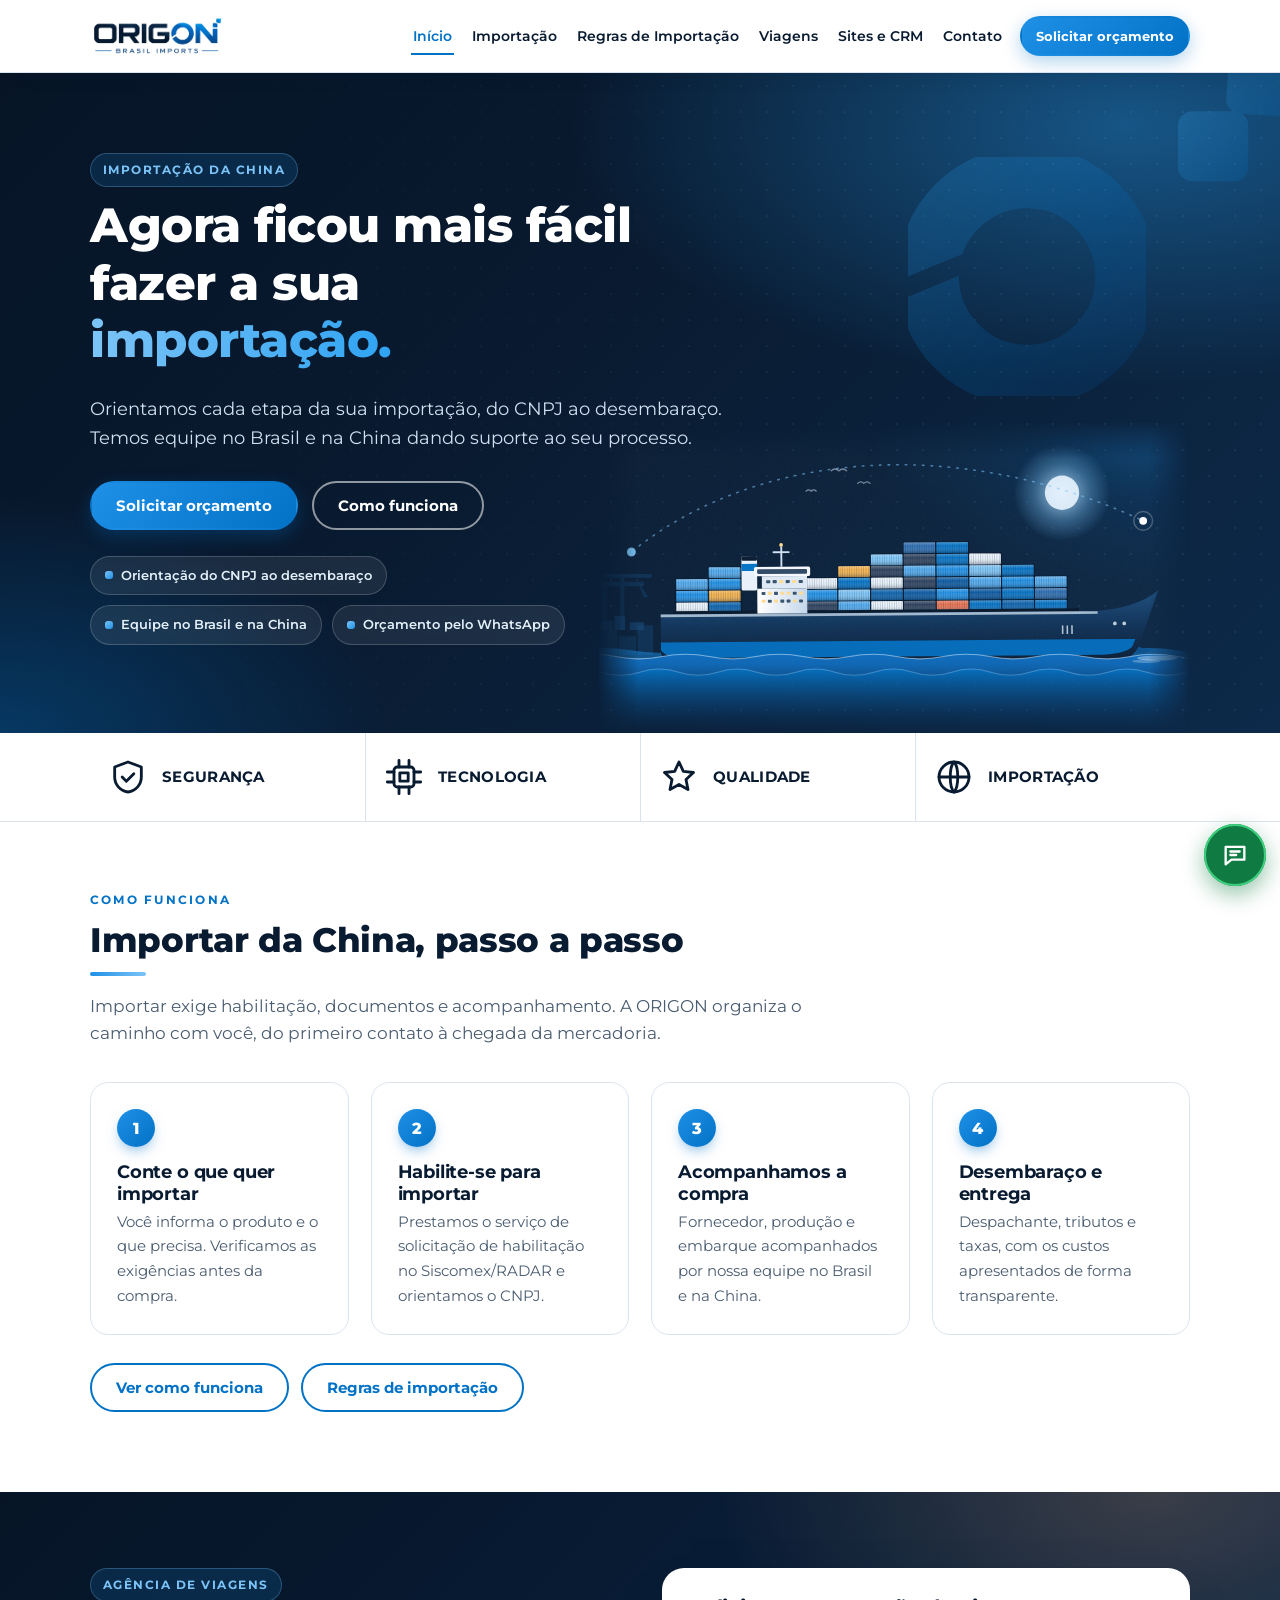
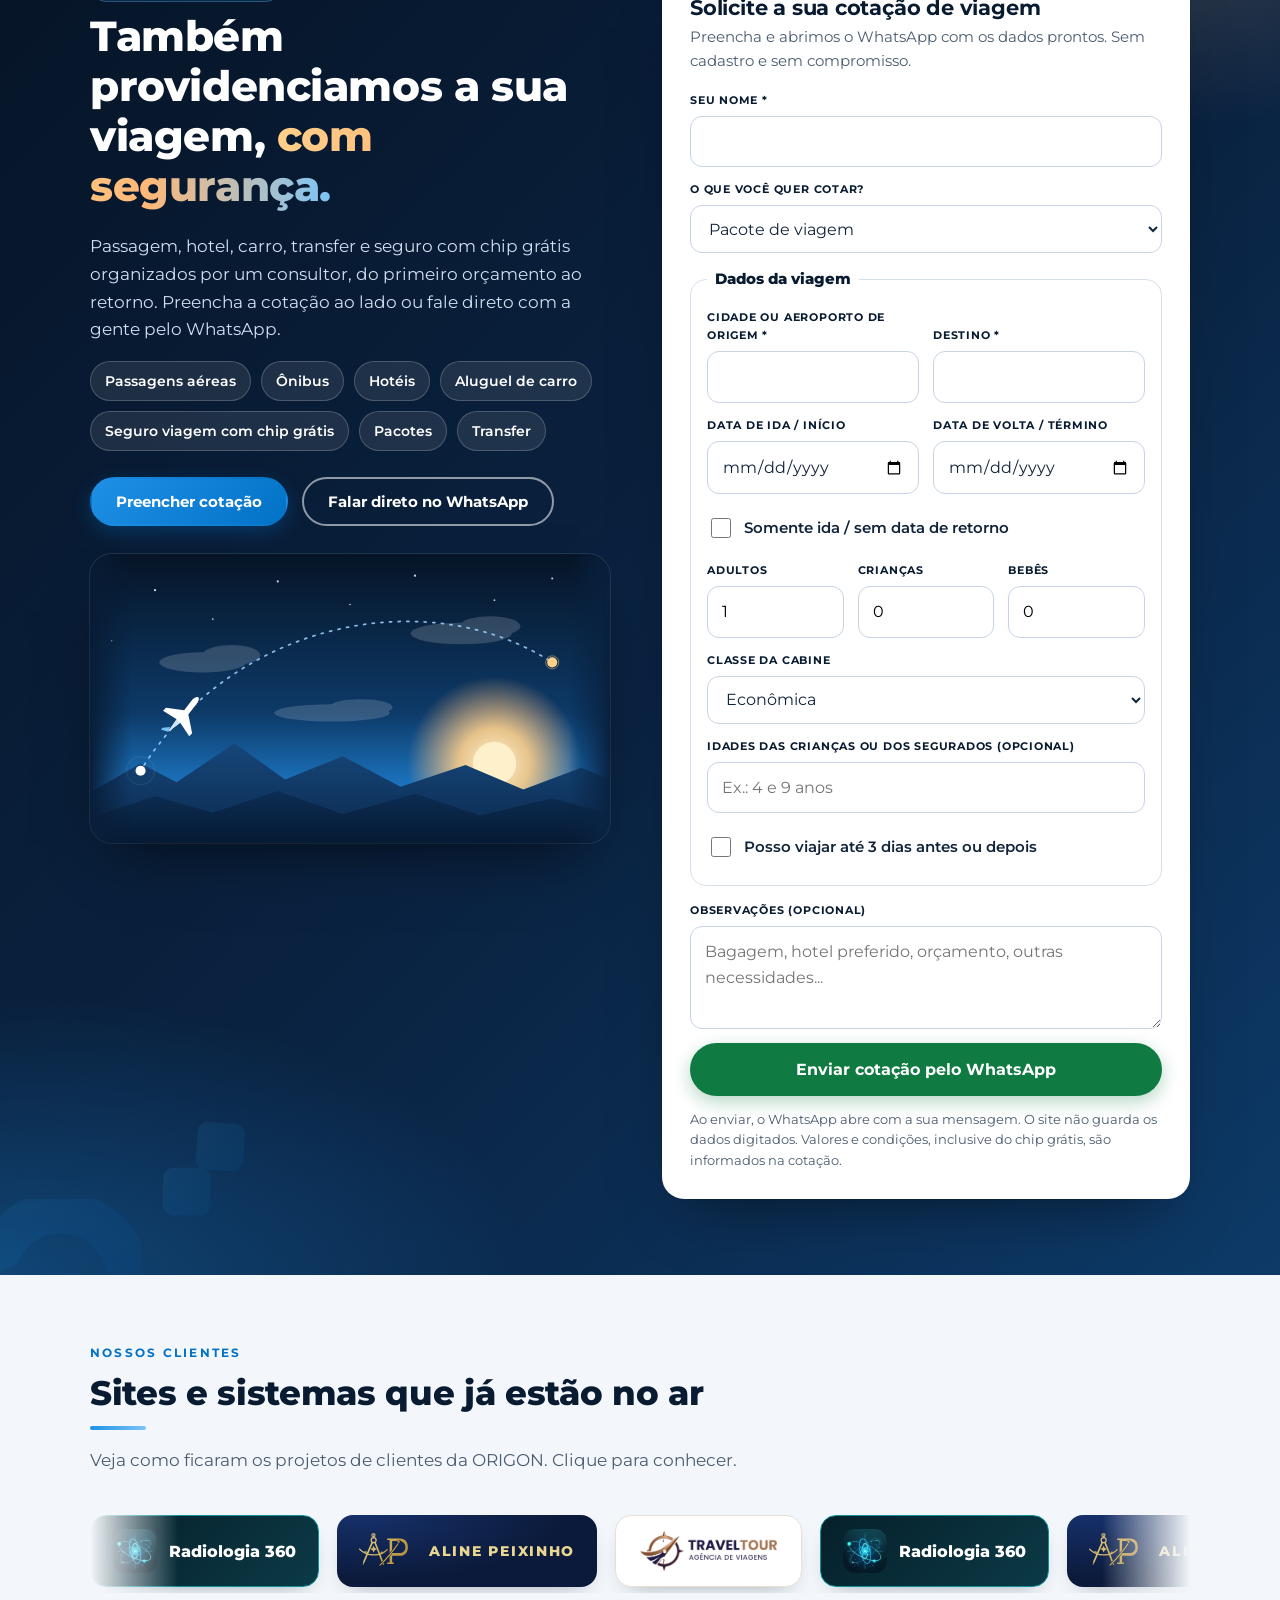
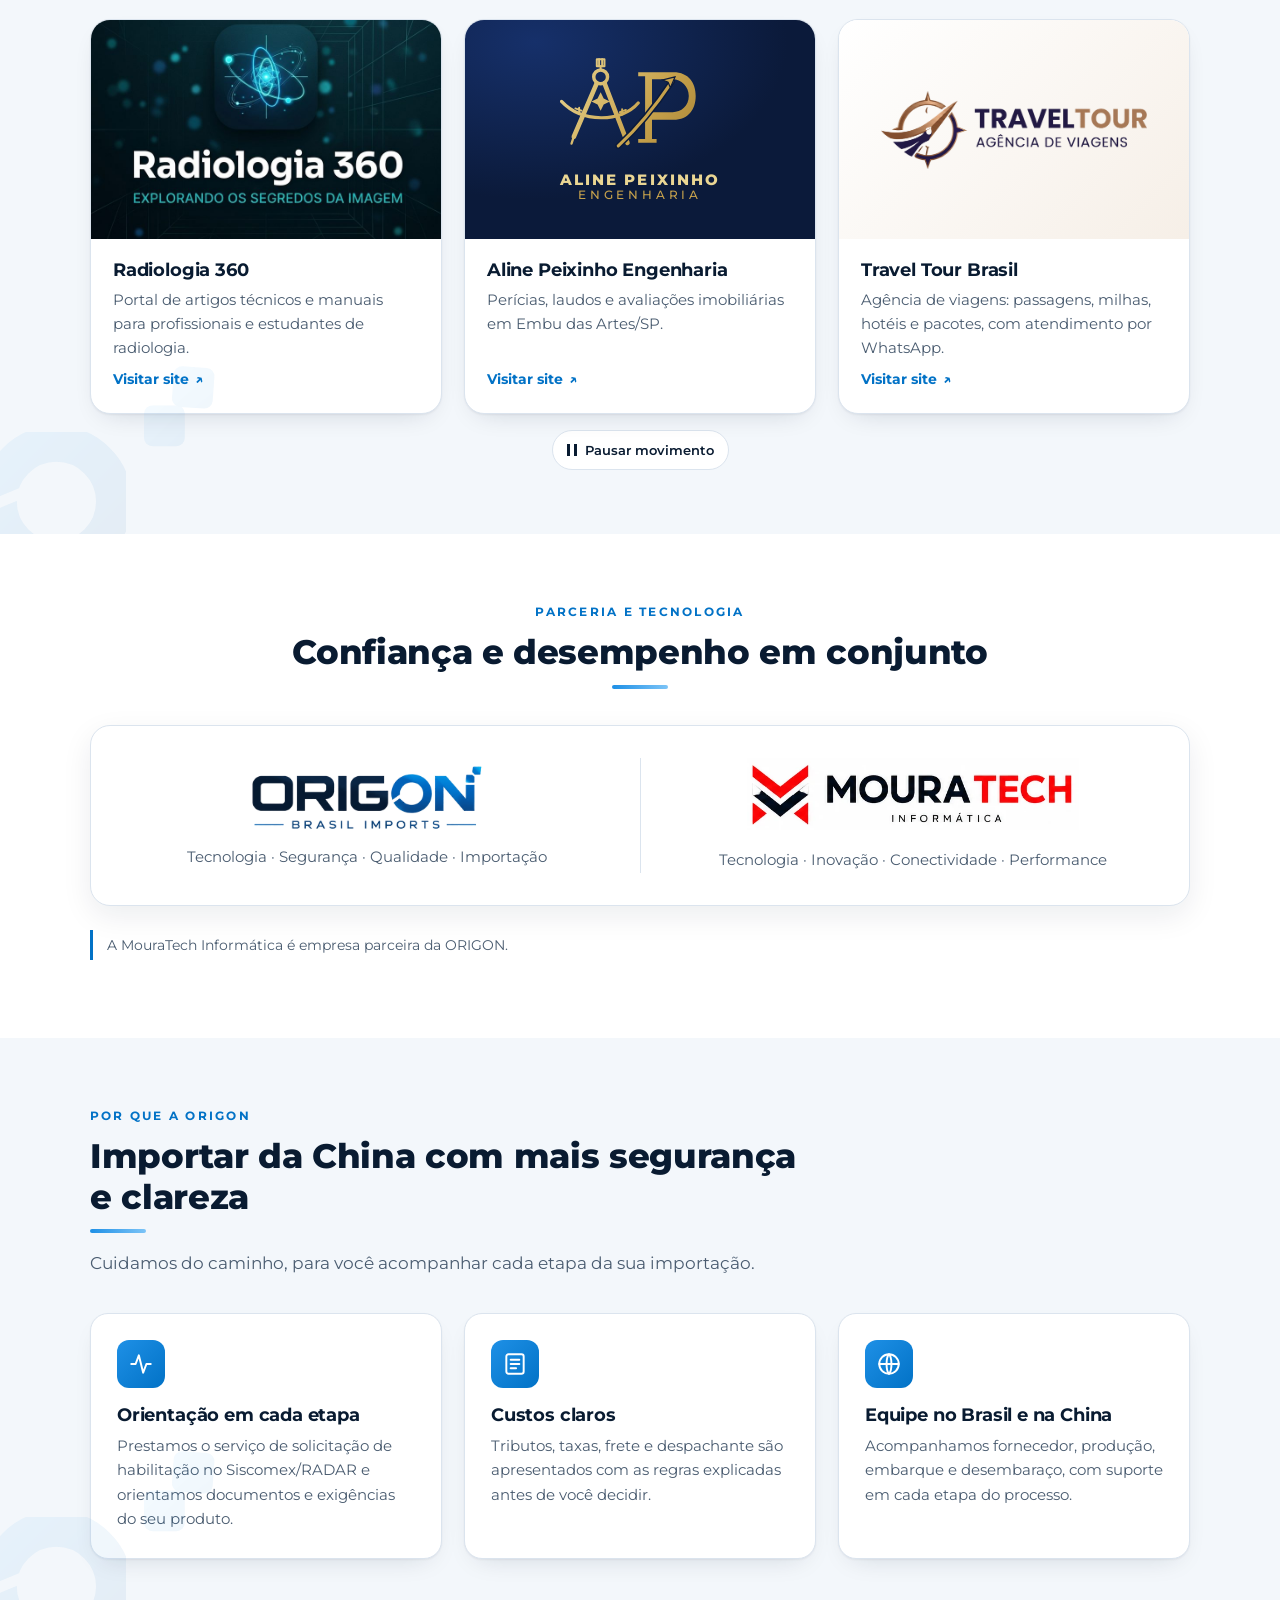
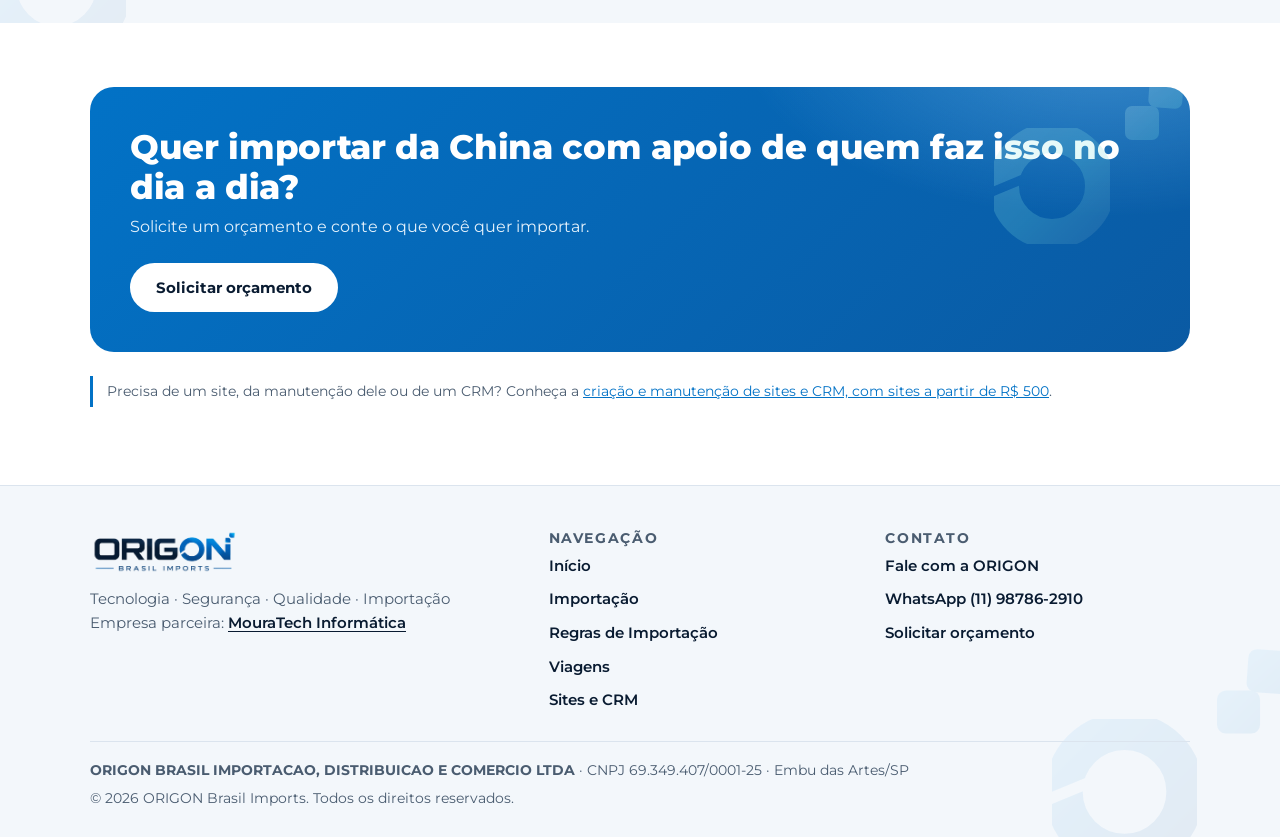
<file: index.html>
<!doctype html>
<html lang="pt-BR">
<head>
  <meta charset="utf-8">
  <meta name="viewport" content="width=device-width, initial-scale=1, viewport-fit=cover">
  <meta name="robots" content="noindex, nofollow">
  <title>ORIGON Brasil Imports | Importação da China</title>
  <meta name="description" content="Importe da China com a ORIGON: orientamos cada etapa, do CNPJ ao desembaraço, com equipe no Brasil e na China.">
  <meta name="theme-color" content="#091b31">
  <meta property="og:type" content="website">
  <meta property="og:locale" content="pt_BR">
  <meta property="og:site_name" content="ORIGON Brasil Imports">
  <meta property="og:title" content="ORIGON Brasil Imports | Importação da China">
  <meta property="og:description" content="Importe da China com a ORIGON: orientamos cada etapa, do CNPJ ao desembaraço, com equipe no Brasil e na China.">
  <meta property="og:image" content="https://jardson55.github.io/origon-site-teste/assets/og-origon.png">
  <meta name="twitter:card" content="summary_large_image">
  <link rel="icon" type="image/png" href="assets/favicon-origon.png">
  <link rel="apple-touch-icon" href="assets/favicon-origon.png">
  <link rel="preconnect" href="https://fonts.googleapis.com">
  <link rel="preconnect" href="https://fonts.gstatic.com" crossorigin>
  <link href="https://fonts.googleapis.com/css2?family=Montserrat:wght@400;500;600;700;800&display=swap" rel="stylesheet">
  <link rel="stylesheet" href="css/style.css">
  <link rel="stylesheet" href="css/importacao.css?v=6">
  <link rel="stylesheet" href="css/marca.css?v=11">
</head>
<body>
  <a class="skip-link" href="#conteudo">Ir para o conteúdo</a>

  <header class="site-header">
    <div class="container header-inner">
      <a class="brand" href="index.html" aria-label="ORIGON Brasil Imports - página inicial">
        <img src="assets/logo-origon.png" alt="ORIGON Brasil Imports" width="150" height="44">
      </a>
      <button class="nav-toggle" type="button" aria-controls="menu" aria-expanded="false" aria-label="Abrir menu">
        <svg width="22" height="22" viewBox="0 0 24 24" fill="none" stroke="currentColor" stroke-width="2" stroke-linecap="round" aria-hidden="true"><path d="M4 7h16M4 12h16M4 17h16"/></svg>
      </button>
      <nav class="nav" id="menu" aria-label="Principal">
        <ul>
          <li><a class="nav-link" href="index.html" aria-current="page">Início</a></li>
          <li><a class="nav-link" href="importacao-da-china.html">Importação</a></li>
          <li><a class="nav-link" href="regras-de-importacao.html">Regras de Importação</a></li>
          <li><a class="nav-link" href="index.html#viagens">Viagens</a></li>
          <li><a class="nav-link" href="criacao-de-sites.html">Sites e CRM</a></li>
          <li><a class="nav-link" href="contato.html">Contato</a></li>
        </ul>
        <a class="btn btn--primary btn--sm" href="contato.html" data-quote>Solicitar orçamento</a>
      </nav>
    </div>
  </header>

  <main id="conteudo">
    <section class="hero">
      <div class="container">
        <span class="eyebrow">Importação da China</span>
        <h1>Agora ficou mais fácil fazer a sua <span class="grad">importação.</span></h1>
        <p class="lead">Orientamos cada etapa da sua importação, do CNPJ ao desembaraço. Temos equipe no Brasil e na China dando suporte ao seu processo.</p>
        <div class="hero-actions">
          <a class="btn btn--primary" href="contato.html" data-quote>Solicitar orçamento</a>
          <a class="btn btn--ghost" href="importacao-da-china.html">Como funciona</a>
        </div>
        <ul class="chips" aria-label="Destaques">
          <li>Orientação do CNPJ ao desembaraço</li>
          <li>Equipe no Brasil e na China</li>
          <li>Orçamento pelo WhatsApp</li>
        </ul>
        <img class="hero-art" src="assets/navio-conteineres.svg?v=2" alt="" width="760" height="400" aria-hidden="true">
      </div>
    </section>

    <section class="pillars" aria-label="Valores da ORIGON">
      <div class="container pillars-grid">
        <div class="pillar">
          <svg viewBox="0 0 24 24" fill="none" stroke="currentColor" stroke-width="1.7" stroke-linecap="round" stroke-linejoin="round" aria-hidden="true"><path d="M12 3l8 3v6c0 4.5-3.2 8.2-8 9-4.8-.8-8-4.5-8-9V6l8-3z"/><path d="M8.5 12l2.5 2.5L15.5 10"/></svg>
          <span>Segurança</span>
        </div>
        <div class="pillar">
          <svg viewBox="0 0 24 24" fill="none" stroke="currentColor" stroke-width="1.7" stroke-linecap="round" stroke-linejoin="round" aria-hidden="true"><rect x="6" y="6" width="12" height="12" rx="2"/><rect x="9.5" y="9.5" width="5" height="5"/><path d="M9 2v4M15 2v4M9 18v4M15 18v4M2 9h4M2 15h4M18 9h4M18 15h4"/></svg>
          <span>Tecnologia</span>
        </div>
        <div class="pillar">
          <svg viewBox="0 0 24 24" fill="none" stroke="currentColor" stroke-width="1.7" stroke-linecap="round" stroke-linejoin="round" aria-hidden="true"><path d="M12 3l2.6 5.6 6.1.7-4.5 4.2 1.2 6L12 16.5 6.6 19.5l1.2-6L3.3 9.3l6.1-.7L12 3z"/></svg>
          <span>Qualidade</span>
        </div>
        <div class="pillar">
          <svg viewBox="0 0 24 24" fill="none" stroke="currentColor" stroke-width="1.7" stroke-linecap="round" stroke-linejoin="round" aria-hidden="true"><circle cx="12" cy="12" r="9"/><path d="M3 12h18M12 3c3 3 3 15 0 18M12 3c-3 3-3 15 0 18"/></svg>
          <span>Importação</span>
        </div>
      </div>
    </section>

    <section class="section">
      <div class="container">
        <div class="section-head">
          <span class="eyebrow">Como funciona</span>
          <h2>Importar da China, passo a passo</h2>
          <p>Importar exige habilitação, documentos e acompanhamento. A ORIGON organiza o caminho com você, do primeiro contato à chegada da mercadoria.</p>
        </div>
        <ol class="steps steps--auto">
          <li><h3>Conte o que quer importar</h3><p>Você informa o produto e o que precisa. Verificamos as exigências antes da compra.</p></li>
          <li><h3>Habilite-se para importar</h3><p>Prestamos o serviço de solicitação de habilitação no Siscomex/RADAR e orientamos o CNPJ.</p></li>
          <li><h3>Acompanhamos a compra</h3><p>Fornecedor, produção e embarque acompanhados por nossa equipe no Brasil e na China.</p></li>
          <li><h3>Desembaraço e entrega</h3><p>Despachante, tributos e taxas, com os custos apresentados de forma transparente.</p></li>
        </ol>
        <p style="margin-top:28px"><a class="btn btn--outline" href="importacao-da-china.html">Ver como funciona</a>
          <a class="btn btn--outline" href="regras-de-importacao.html" style="margin-left:8px">Regras de importação</a></p>
      </div>
    </section>

    <section class="viagens" id="viagens">
      <div class="container viagens-grid">
        <div class="viagens-txt">
          <span class="eyebrow">Agência de viagens</span>
          <h2>Também providenciamos a sua viagem, <span class="grad">com segurança.</span></h2>
          <p>Passagem, hotel, carro, transfer e seguro com chip grátis organizados por um consultor, do primeiro orçamento ao retorno. Preencha a cotação ao lado ou fale direto com a gente pelo WhatsApp.</p>
          <ul class="viagens-lista" aria-label="O que organizamos">
            <li>Passagens aéreas</li><li>Ônibus</li><li>Hotéis</li><li>Aluguel de carro</li><li>Seguro viagem com chip grátis</li><li>Pacotes</li><li>Transfer</li>
          </ul>
          <div class="hero-actions">
            <a class="btn btn--primary" href="#cotacao-viagem">Preencher cotação</a>
            <a class="btn btn--ghost" href="contato.html" data-quote data-assunto="viagem">Falar direto no WhatsApp</a>
          </div>
          <img class="viagens-art" src="assets/viagem-aviao.svg" alt="" width="720" height="400" loading="lazy">
        </div>
        <form class="form-card form-card--viagem" id="cotacao-viagem" data-form-whatsapp data-assunto="viagem" novalidate>
          <h3>Solicite a sua cotação de viagem</h3>
          <p class="form-sub">Preencha e abrimos o WhatsApp com os dados prontos. Sem cadastro e sem compromisso.</p>
          <div class="campo campo--full"><label for="v-nome">Seu nome *</label><input id="v-nome" name="nome" type="text" autocomplete="name" required></div>
          <div class="campo campo--full"><label for="v-tipo">O que você quer cotar?</label>
            <select id="v-tipo" name="tipo"><option>Pacote de viagem</option><option>Passagem aérea</option><option>Passagem de ônibus</option><option>Hotel / hospedagem</option><option>Passagem + hotel</option><option>Aluguel de carro</option><option>Seguro viagem com chip grátis</option><option>Transfer</option></select></div>
          <fieldset class="dados-viagem" id="dados-viagem"><legend id="dados-legenda">Dados da viagem</legend>
            <div class="grupo" data-grupo="voo" data-legenda="Dados da viagem">
              <div class="form-grid">
                <div class="campo"><label for="v-origem">Cidade ou aeroporto de origem *</label><input id="v-origem" name="origem" type="text" required></div>
                <div class="campo"><label for="v-destino">Destino *</label><input id="v-destino" name="destino" type="text" required></div>
                <div class="campo"><label for="v-ida">Data de ida / início</label><input id="v-ida" name="ida" type="date" data-inicio></div>
                <div class="campo"><label for="v-volta">Data de volta / término</label><input id="v-volta" name="volta" type="date" data-fim></div>
                <label class="check campo--full"><input type="checkbox" name="somenteIda" data-desativa="v-volta"> Somente ida / sem data de retorno</label>
                <div class="campo campo--3"><label for="v-adultos">Adultos</label><input id="v-adultos" name="adultos" type="number" inputmode="numeric" min="1" max="9" value="1"></div>
                <div class="campo campo--3"><label for="v-criancas">Crianças</label><input id="v-criancas" name="criancas" type="number" inputmode="numeric" min="0" max="9" value="0"></div>
                <div class="campo campo--3"><label for="v-bebes">Bebês</label><input id="v-bebes" name="bebes" type="number" inputmode="numeric" min="0" max="9" value="0"></div>
                <div class="campo campo--full"><label for="v-classe">Classe da cabine</label><select id="v-classe" name="classe"><option>Econômica</option><option>Premium econômica</option><option>Executiva</option><option>Primeira classe</option><option>Ainda não sei</option></select></div>
                <div class="campo campo--full"><label for="v-idades">Idades das crianças ou dos segurados (opcional)</label><input id="v-idades" name="idades" type="text" placeholder="Ex.: 4 e 9 anos"></div>
                <label class="check campo--full"><input type="checkbox" name="flexivel"> Posso viajar até 3 dias antes ou depois</label>
              </div>
            </div>
            <div class="grupo" data-grupo="onibus" data-legenda="Dados da viagem de ônibus" hidden>
              <div class="form-grid">
                <div class="campo"><label for="b-origem">Cidade de origem *</label><input id="b-origem" name="b_origem" type="text" required></div>
                <div class="campo"><label for="b-destino">Destino *</label><input id="b-destino" name="b_destino" type="text" required></div>
                <div class="campo"><label for="b-ida">Data de ida</label><input id="b-ida" name="b_ida" type="date" data-inicio></div>
                <div class="campo"><label for="b-volta">Data de volta</label><input id="b-volta" name="b_volta" type="date" data-fim></div>
                <label class="check campo--full"><input type="checkbox" name="b_somenteIda" data-desativa="b-volta"> Somente ida / sem data de retorno</label>
                <div class="campo"><label for="b-adultos">Adultos</label><input id="b-adultos" name="b_adultos" type="number" inputmode="numeric" min="1" max="9" value="1"></div>
                <div class="campo"><label for="b-criancas">Crianças</label><input id="b-criancas" name="b_criancas" type="number" inputmode="numeric" min="0" max="9" value="0"></div>
                <label class="check campo--full"><input type="checkbox" name="b_flexivel"> Posso viajar até 3 dias antes ou depois</label>
              </div>
            </div>
            <div class="grupo" data-grupo="hotel" data-legenda="Dados da hospedagem" hidden>
              <div class="form-grid">
                <div class="campo campo--full"><label for="h-destino">Cidade, região ou hotel desejado *</label><input id="h-destino" name="h_destino" type="text" required></div>
                <div class="campo"><label for="h-entrada">Data de entrada (check-in)</label><input id="h-entrada" name="h_entrada" type="date" data-inicio></div>
                <div class="campo"><label for="h-saida">Data de saída (check-out)</label><input id="h-saida" name="h_saida" type="date" data-fim></div>
                <div class="campo campo--3"><label for="h-quartos">Quartos</label><input id="h-quartos" name="h_quartos" type="number" inputmode="numeric" min="1" max="9" value="1"></div>
                <div class="campo campo--3"><label for="h-adultos">Adultos</label><input id="h-adultos" name="h_adultos" type="number" inputmode="numeric" min="1" max="9" value="2"></div>
                <div class="campo campo--3"><label for="h-criancas">Crianças</label><input id="h-criancas" name="h_criancas" type="number" inputmode="numeric" min="0" max="9" value="0"></div>
                <div class="campo campo--full"><label for="h-idades">Idades das crianças (opcional)</label><input id="h-idades" name="h_idades" type="text" placeholder="Ex.: 4 e 9 anos"></div>
                <div class="campo campo--full"><label for="h-tipo">Tipo de hospedagem</label><select id="h-tipo" name="h_tipo"><option>Hotel</option><option>Pousada</option><option>Resort</option><option>Apartamento / flat</option><option>Ainda não sei</option></select></div>
                <label class="check campo--full"><input type="checkbox" name="h_cafe"> Quero café da manhã incluso</label>
                <label class="check campo--full"><input type="checkbox" name="h_flexivel"> Posso viajar até 3 dias antes ou depois</label>
              </div>
            </div>
            <div class="grupo" data-grupo="carro" data-legenda="Dados do aluguel de carro" hidden>
              <div class="form-grid">
                <div class="campo campo--full"><label for="c-retirada">Cidade ou aeroporto de retirada *</label><input id="c-retirada" name="c_retirada" type="text" required></div>
                <label class="check campo--full"><input type="checkbox" name="c_outroLocal" data-mostra="c-devolucao-campo"> Devolver em outro local</label>
                <div class="campo campo--full" id="c-devolucao-campo" hidden><label for="c-devolucao">Local de devolução</label><input id="c-devolucao" name="c_devolucao" type="text" disabled></div>
                <div class="campo"><label for="c-data-ret">Data de retirada</label><input id="c-data-ret" name="c_dataRet" type="date" data-inicio></div>
                <div class="campo campo--3"><label for="c-hora-ret">Hora de retirada</label><input id="c-hora-ret" name="c_horaRet" type="time"></div>
                <div class="campo"><label for="c-data-dev">Data de devolução</label><input id="c-data-dev" name="c_dataDev" type="date" data-fim></div>
                <div class="campo campo--3"><label for="c-hora-dev">Hora de devolução</label><input id="c-hora-dev" name="c_horaDev" type="time"></div>
                <div class="campo campo--full"><label for="c-categoria">Categoria do carro</label><select id="c-categoria" name="c_categoria"><option>Econômico</option><option>Compacto</option><option>Intermediário</option><option>SUV</option><option>Executivo</option><option>Van / minivan</option><option>Ainda não sei</option></select></div>
                <div class="campo campo--full"><label for="c-cambio">Câmbio</label><select id="c-cambio" name="c_cambio"><option>Tanto faz</option><option>Automático</option><option>Manual</option></select></div>
                <label class="check campo--full"><input type="checkbox" name="c_jovem"> O condutor tem menos de 25 anos</label>
                <label class="check campo--full"><input type="checkbox" name="c_flexivel"> Posso retirar até 3 dias antes ou depois</label>
              </div>
            </div>
            <div class="grupo" data-grupo="seguro" data-legenda="Dados do seguro viagem" hidden>
              <div class="form-grid">
                <p class="info-chip campo--full"><strong>Chip grátis:</strong> na compra do seguro viagem, o chip é grátis.</p>
                <div class="campo campo--full"><label for="s-destino">Destino *</label><input id="s-destino" name="s_destino" type="text" required placeholder="País ou região"></div>
                <div class="campo"><label for="s-inicio">Data de início da viagem</label><input id="s-inicio" name="s_inicio" type="date" data-inicio></div>
                <div class="campo"><label for="s-fim">Data de término da viagem</label><input id="s-fim" name="s_fim" type="date" data-fim></div>
                <div class="campo campo--full"><label for="s-segurados">Número de segurados</label><input id="s-segurados" name="s_segurados" type="number" inputmode="numeric" min="1" max="9" value="1"></div>
                <div class="campo campo--full"><label for="s-idades">Idade de cada segurado *</label><input id="s-idades" name="s_idades" type="text" required placeholder="Ex.: 35, 33 e 8 anos"></div>
                <label class="check campo--full"><input type="checkbox" name="s_chip" checked> Quero receber o chip grátis na contratação do seguro</label>
              </div>
            </div>
            <div class="grupo" data-grupo="transfer" data-legenda="Dados do transfer" hidden>
              <div class="form-grid">
                <div class="campo campo--full"><label for="t-origem">Local de embarque *</label><input id="t-origem" name="t_origem" type="text" required placeholder="Aeroporto, hotel ou endereço"></div>
                <div class="campo campo--full"><label for="t-destino">Local de destino *</label><input id="t-destino" name="t_destino" type="text" required placeholder="Aeroporto, hotel ou endereço"></div>
                <div class="campo"><label for="t-data">Data</label><input id="t-data" name="t_data" type="date"></div>
                <div class="campo campo--3"><label for="t-hora">Hora</label><input id="t-hora" name="t_hora" type="time"></div>
                <div class="campo campo--3"><label for="t-passageiros">Passageiros</label><input id="t-passageiros" name="t_passageiros" type="number" inputmode="numeric" min="1" max="9" value="1"></div>
                <div class="campo campo--3"><label for="t-bagagens">Bagagens</label><input id="t-bagagens" name="t_bagagens" type="number" inputmode="numeric" min="0" max="9" value="0"></div>
                <label class="check campo--full"><input type="checkbox" name="t_volta"> Preciso também do transfer de volta</label>
              </div>
            </div>
          </fieldset>
          <div class="campo campo--full campo--obs"><label for="v-obs">Observações (opcional)</label><textarea id="v-obs" name="obs" rows="3" placeholder="Bagagem, hotel preferido, orçamento, outras necessidades..."></textarea></div>
          <button class="btn btn--whatsapp btn--block" type="submit">Enviar cotação pelo WhatsApp</button>
          <p class="form-erro" role="alert" hidden></p>
          <p class="form-nota">Ao enviar, o WhatsApp abre com a sua mensagem. O site não guarda os dados digitados. Valores e condições, inclusive do chip grátis, são informados na cotação.</p>
        </form>
      </div>
    </section>

    <section class="section section--soft" id="clientes">
      <div class="container">
        <div class="section-head">
          <span class="eyebrow">Nossos clientes</span>
          <h2>Sites e sistemas que já estão no ar</h2>
          <p>Veja como ficaram os projetos de clientes da ORIGON. Clique para conhecer.</p>
        </div>
        <div class="cc" data-carousel role="region" aria-roledescription="carrossel" aria-label="Nossos clientes">
          <svg width="0" height="0" style="position:absolute" aria-hidden="true" focusable="false">
            <defs>
              <linearGradient id="grad-aline" gradientUnits="userSpaceOnUse" x1="0" y1="0" x2="210" y2="130"><stop offset="0" stop-color="#EAD693"/><stop offset=".55" stop-color="#C7A24C"/><stop offset="1" stop-color="#9E7A2E"/></linearGradient>
              <symbol id="am-mark" viewBox="0 0 210 130">
        <g class="ld" stroke-width="2.6"><path d="M48 3 h10 v9 h-10 z"/><path d="M51 3 v9 M55 3 v9"/><path d="M53 12 v5"/></g>
        <circle class="ld" cx="53" cy="26" r="9" stroke-width="4.5"/>
        <path class="ld" d="M48 34 L18 104" stroke-width="6"/><path class="ld" d="M18 104 l-3 9" stroke-width="3"/><path class="ld" d="M58 34 L88 112" stroke-width="6"/>
        <g class="ld" stroke-width="2.4"><path d="M28 70 l-8 -3 M25 66 l0 7"/><path d="M78 72 l8 -3 M81 68 l0 7"/></g>
        <path class="ld" d="M2 58 C 28 86, 80 86, 102 60" stroke-width="4.2"/>
        <path class="ldp" fill-rule="evenodd" d="M102 20 H148 C168 20 177 34 177 51 C177 68 168 82 148 82 H120 V107 H126 V112 H102 V107 H111 V25 H102 Z M120 29 H147 C158 29 168 38 168 51 C168 64 158 72 147 72 H120 Z"/>
        <path class="ld" style="stroke:#0B1A3A" d="M76 116 C 102 92, 126 62, 146 32" stroke-width="8"/>
        <path class="ld" d="M76 116 C 102 92, 126 62, 146 32" stroke-width="4"/>
        <g class="ldf"><path d="M53 46 l4 8 8 4 -8 4 -4 8 -4 -8 -8 -4 8 -4 z"/><path style="fill:#C7A24C;stroke:#0B1A3A;stroke-width:1.6" d="M150 26 l-16 4 7 3 3 7 z"/></g>
      </symbol>
            </defs>
          </svg>
          <div class="cc-marquee" aria-hidden="true">
            <div class="cc-marquee-track">
              <span class="chip chip--r360"><img src="assets/clientes/radiologia360-icone.png" alt="" width="144" height="144" loading="lazy"><b>Radiologia 360</b></span><span class="chip chip--aline"><svg viewBox="0 0 210 130"><use href="#am-mark"/></svg><b>ALINE PEIXINHO</b></span><span class="chip chip--tt"><img src="assets/clientes/traveltour.png" alt="" width="640" height="187" loading="lazy"></span><span class="chip chip--r360"><img src="assets/clientes/radiologia360-icone.png" alt="" width="144" height="144" loading="lazy"><b>Radiologia 360</b></span><span class="chip chip--aline"><svg viewBox="0 0 210 130"><use href="#am-mark"/></svg><b>ALINE PEIXINHO</b></span><span class="chip chip--tt"><img src="assets/clientes/traveltour.png" alt="" width="640" height="187" loading="lazy"></span>
            </div>
          </div>
          <div class="cc-track" tabindex="0" aria-label="Clientes, deslize para ver os próximos">
            <a class="cc-slide" href="https://radiologia360.com.br/" target="_blank" rel="noopener">
              <div class="cc-visual cc-visual--r360"><img src="assets/clientes/radiologia360.jpg" alt="" width="800" height="500" loading="lazy"></div>
              <div class="cc-body">
                <h3>Radiologia 360</h3>
                <p>Portal de artigos técnicos e manuais para profissionais e estudantes de radiologia.</p>
                <span class="cliente-ir">Visitar site<span class="sr-only"> (abre em nova aba)</span></span>
              </div>
            </a>
            <a class="cc-slide" href="https://alinepeixinho.com.br/" target="_blank" rel="noopener">
              <div class="cc-visual cc-visual--aline"><svg class="am" viewBox="0 0 210 130" aria-hidden="true"><use href="#am-mark"/></svg><span class="am-txt"><b>ALINE PEIXINHO</b><span>Engenharia</span></span></div>
              <div class="cc-body">
                <h3>Aline Peixinho Engenharia</h3>
                <p>Perícias, laudos e avaliações imobiliárias em Embu das Artes/SP.</p>
                <span class="cliente-ir">Visitar site<span class="sr-only"> (abre em nova aba)</span></span>
              </div>
            </a>
            <a class="cc-slide" href="https://traveltourbrasil.com.br/" target="_blank" rel="noopener">
              <div class="cc-visual cc-visual--tt"><img src="assets/clientes/traveltour.png" alt="" width="640" height="187" loading="lazy"></div>
              <div class="cc-body">
                <h3>Travel Tour Brasil</h3>
                <p>Agência de viagens: passagens, milhas, hotéis e pacotes, com atendimento por WhatsApp.</p>
                <span class="cliente-ir">Visitar site<span class="sr-only"> (abre em nova aba)</span></span>
              </div>
            </a>
          </div>
          <div class="cc-controls">
            <button class="cc-btn" type="button" data-cc-prev aria-label="Cliente anterior"><svg viewBox="0 0 24 24" fill="none" stroke="currentColor" stroke-width="2.4" stroke-linecap="round" stroke-linejoin="round" aria-hidden="true"><path d="M15 5l-7 7 7 7"/></svg></button>
            <div class="cc-dots" role="group" aria-label="Escolher cliente">
              <button class="cc-dot" type="button" aria-label="Radiologia 360" aria-current="true"></button>
              <button class="cc-dot" type="button" aria-label="Aline Peixinho Engenharia" aria-current="false"></button>
              <button class="cc-dot" type="button" aria-label="Travel Tour Brasil" aria-current="false"></button>
            </div>
            <button class="cc-btn" type="button" data-cc-next aria-label="Próximo cliente"><svg viewBox="0 0 24 24" fill="none" stroke="currentColor" stroke-width="2.4" stroke-linecap="round" stroke-linejoin="round" aria-hidden="true"><path d="M9 5l7 7-7 7"/></svg></button>
            <button class="cc-pause" type="button" data-cc-pause aria-pressed="false"><span class="cc-pause-ico" aria-hidden="true"></span><span data-cc-pause-txt>Pausar movimento</span></button>
          </div>
        </div>
      </div>
    </section>

    <section class="section">
      <div class="container">
        <div class="section-head center">
          <span class="eyebrow">Parceria e tecnologia</span>
          <h2>Confiança e desempenho em conjunto</h2>
        </div>
        <div class="partner">
          <div class="partner-col">
            <img src="assets/logo-origon.png" alt="ORIGON Brasil Imports" width="220" height="65">
            <p>Tecnologia · Segurança · Qualidade · Importação</p>
          </div>
          <div class="partner-sep" aria-hidden="true"></div>
          <div class="partner-col">
            <a class="partner-link" href="https://www.instagram.com/igormouratech/" target="_blank" rel="noopener" aria-label="MouraTech Informática no Instagram (abre em nova aba)"><img src="assets/logo-mouratech.png" alt="MouraTech Informática" width="332" height="72"></a>
            <p>Tecnologia · Inovação · Conectividade · Performance</p>
          </div>
        </div>
        <p class="note">A MouraTech Informática é empresa parceira da ORIGON.</p>
      </div>
    </section>

    <section class="section section--soft" id="diferenciais">
      <div class="container">
        <div class="section-head">
          <span class="eyebrow">Por que a ORIGON</span>
          <h2>Importar da China com mais segurança e clareza</h2>
          <p>Cuidamos do caminho, para você acompanhar cada etapa da sua importação.</p>
        </div>
        <div class="grid grid--3">
          <article class="card">
            <div class="icon"><svg viewBox="0 0 24 24" fill="none" stroke="currentColor" stroke-width="1.8" stroke-linecap="round" stroke-linejoin="round" aria-hidden="true"><path d="M3 12h4l3-8 4 16 3-8h4"/></svg></div>
            <h3>Orientação em cada etapa</h3>
            <p>Prestamos o serviço de solicitação de habilitação no Siscomex/RADAR e orientamos documentos e exigências do seu produto.</p>
          </article>
          <article class="card">
            <div class="icon"><svg viewBox="0 0 24 24" fill="none" stroke="currentColor" stroke-width="1.8" stroke-linecap="round" stroke-linejoin="round" aria-hidden="true"><rect x="4" y="3" width="16" height="18" rx="2"/><path d="M8 8h8M8 12h8M8 16h5"/></svg></div>
            <h3>Custos claros</h3>
            <p>Tributos, taxas, frete e despachante são apresentados com as regras explicadas antes de você decidir.</p>
          </article>
          <article class="card">
            <div class="icon"><svg viewBox="0 0 24 24" fill="none" stroke="currentColor" stroke-width="1.8" stroke-linecap="round" stroke-linejoin="round" aria-hidden="true"><circle cx="12" cy="12" r="9"/><path d="M3 12h18M12 3c3 3 3 15 0 18M12 3c-3 3-3 15 0 18"/></svg></div>
            <h3>Equipe no Brasil e na China</h3>
            <p>Acompanhamos fornecedor, produção, embarque e desembaraço, com suporte em cada etapa do processo.</p>
          </article>
        </div>
      </div>
    </section>

    <section class="section">
      <div class="container">
        <div class="cta-band">
          <div>
            <h2>Quer importar da China com apoio de quem faz isso no dia a dia?</h2>
            <p>Solicite um orçamento e conte o que você quer importar.</p>
          </div>
          <a class="btn btn--primary" href="contato.html" data-quote>Solicitar orçamento</a>
        </div>
        <p class="note">Precisa de um site, da manutenção dele ou de um CRM? Conheça a <a href="criacao-de-sites.html">criação e manutenção de sites e CRM, com sites a partir de R$ 500</a>.</p>
      </div>
    </section>
  </main>

  <a class="fab-orcamento" href="contato.html" data-quote aria-label="Solicitar orçamento pelo WhatsApp (abre em nova aba)">
    <span class="fab-rotulo">Solicitar orçamento</span>
    <span class="fab-icone" aria-hidden="true"><svg viewBox="0 0 24 24" fill="none" stroke="currentColor" stroke-width="2" stroke-linecap="round" stroke-linejoin="round"><path d="M4 5h16v11H9l-5 4V5z"/><path d="M8 9h8M8 12h5"/></svg></span>
  </a>

  <footer class="site-footer">
    <div class="container">
      <div class="footer-grid">
        <div>
          <img src="assets/logo-origon.png" alt="ORIGON Brasil Imports" width="150" height="44">
          <p>Tecnologia · Segurança · Qualidade · Importação</p>
          <p>Empresa parceira: <a href="https://www.instagram.com/igormouratech/" target="_blank" rel="noopener">MouraTech Informática<span class="sr-only"> (Instagram, abre em nova aba)</span></a></p>
        </div>
        <div>
          <h3>Navegação</h3>
          <ul>
            <li><a href="index.html">Início</a></li>
            <li><a href="importacao-da-china.html">Importação</a></li>
            <li><a href="regras-de-importacao.html">Regras de Importação</a></li>
            <li><a href="index.html#viagens">Viagens</a></li>
            <li><a href="criacao-de-sites.html">Sites e CRM</a></li>
          </ul>
        </div>
        <div>
          <h3>Contato</h3>
          <ul>
            <li><a href="contato.html">Fale com a ORIGON</a></li>
            <li><a href="#" data-whatsapp-link hidden>WhatsApp <span data-whatsapp-numero></span></a></li>
            <li><a href="contato.html" data-quote>Solicitar orçamento</a></li>
          </ul>
        </div>
      </div>
      <div class="footer-bottom">
        <p class="legal"><strong>ORIGON BRASIL IMPORTACAO, DISTRIBUICAO E COMERCIO LTDA</strong> · CNPJ 69.349.407/0001-25 · Embu das Artes/SP</p>
        <p>© 2026 ORIGON Brasil Imports. Todos os direitos reservados.</p>
      </div>
    </div>
  </footer>

  <script src="js/config.js?v=2"></script>
  <script src="js/main.js?v=7"></script>
  <script src="js/carrossel.js?v=1"></script>
  <script src="js/formularios.js?v=4"></script>
</body>
</html>
</file>
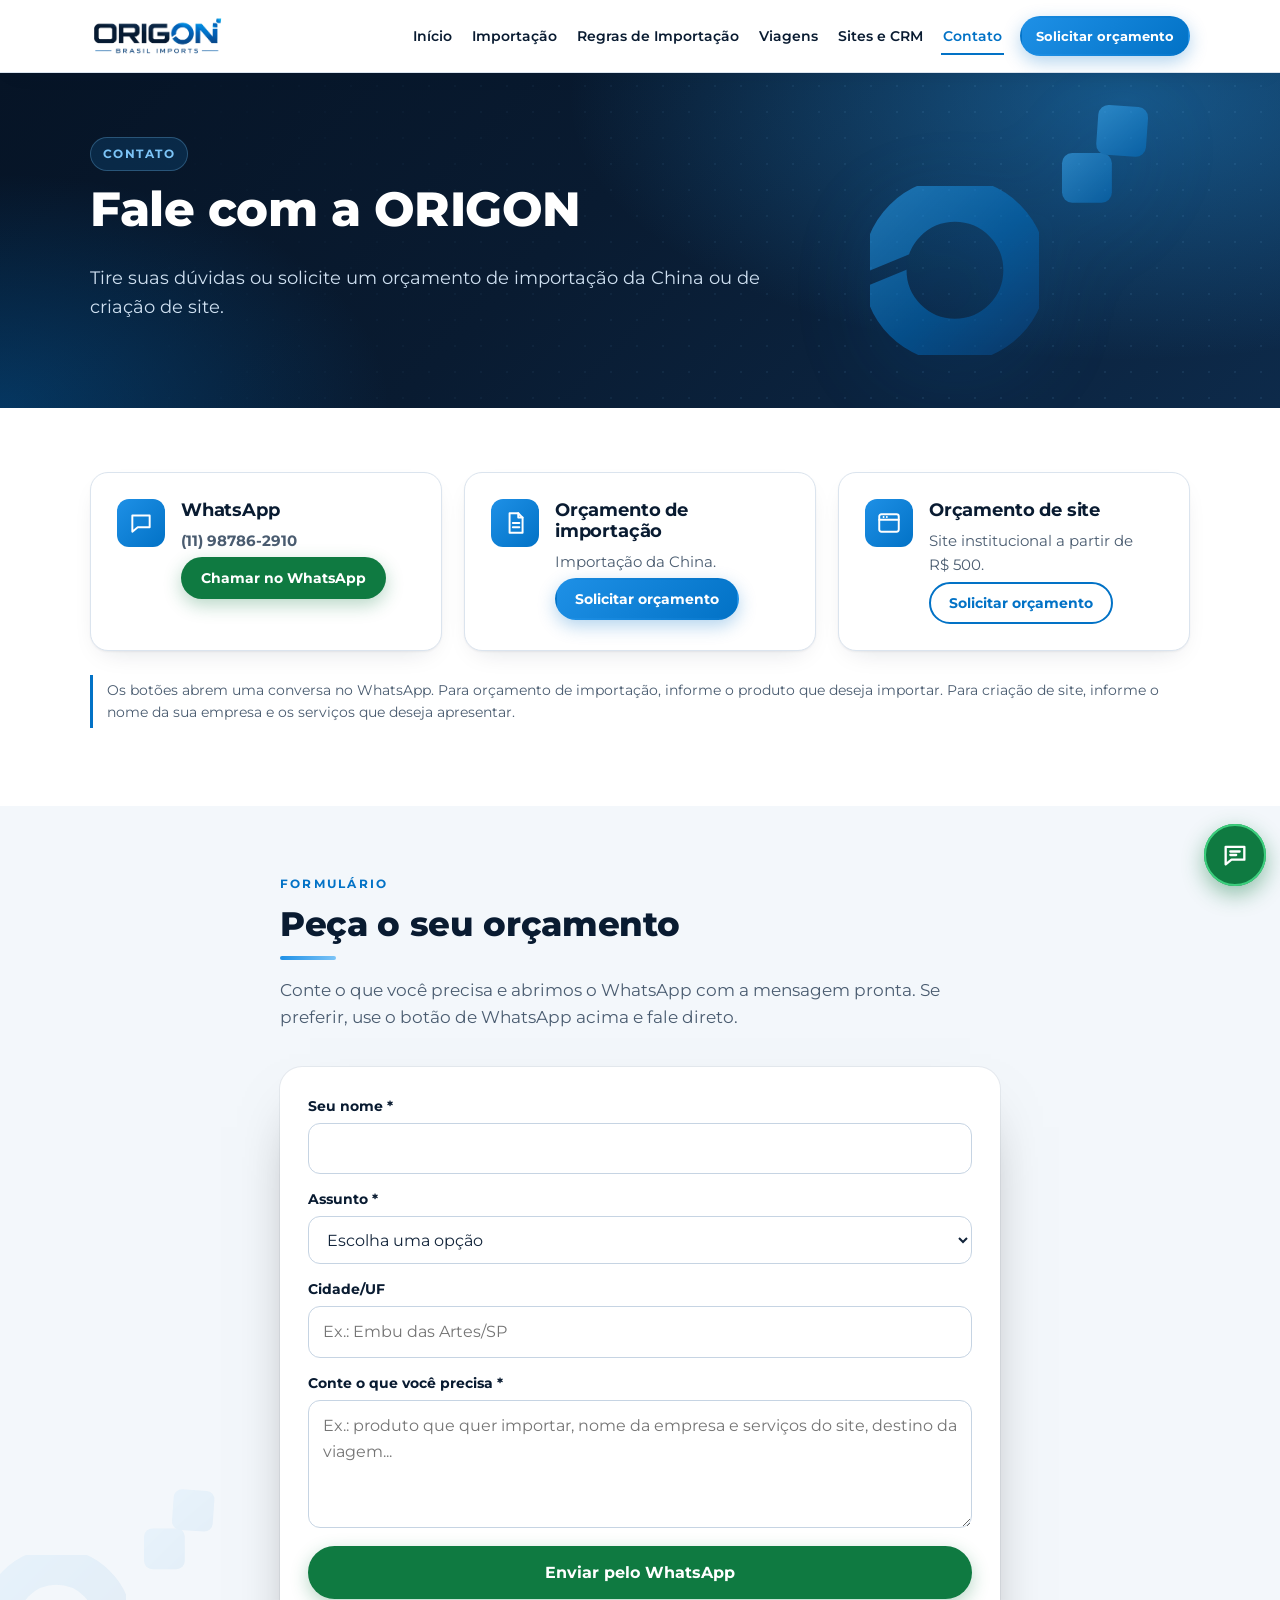
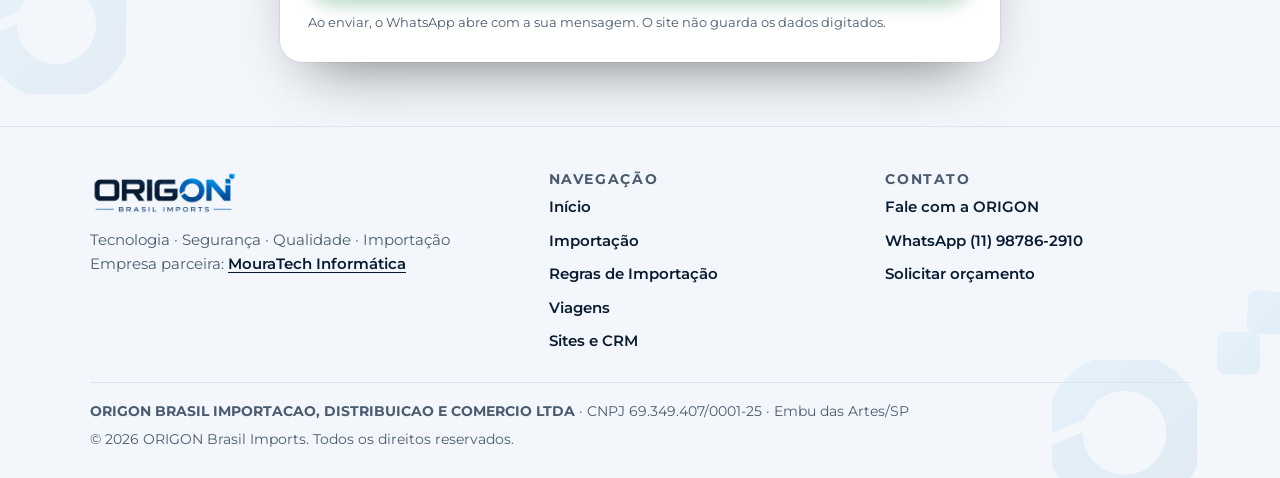
<file: contato.html>
<!doctype html>
<html lang="pt-BR">
<head>
  <meta charset="utf-8">
  <meta name="viewport" content="width=device-width, initial-scale=1, viewport-fit=cover">
  <meta name="robots" content="noindex, nofollow">
  <title>Contato | ORIGON Brasil Imports</title>
  <meta name="description" content="Fale com a ORIGON Brasil Imports e solicite seu orçamento.">
  <meta name="theme-color" content="#091b31">
  <meta property="og:type" content="website">
  <meta property="og:locale" content="pt_BR">
  <meta property="og:site_name" content="ORIGON Brasil Imports">
  <meta property="og:title" content="Contato | ORIGON Brasil Imports">
  <meta property="og:description" content="Fale com a ORIGON Brasil Imports e solicite seu orçamento.">
  <meta property="og:image" content="https://jardson55.github.io/origon-site-teste/assets/og-origon.png">
  <meta name="twitter:card" content="summary_large_image">
  <link rel="icon" type="image/png" href="assets/favicon-origon.png">
  <link rel="apple-touch-icon" href="assets/favicon-origon.png">
  <link rel="preconnect" href="https://fonts.googleapis.com">
  <link rel="preconnect" href="https://fonts.gstatic.com" crossorigin>
  <link href="https://fonts.googleapis.com/css2?family=Montserrat:wght@400;500;600;700;800&display=swap" rel="stylesheet">
  <link rel="stylesheet" href="css/style.css">
  <link rel="stylesheet" href="css/importacao.css?v=6">
  <link rel="stylesheet" href="css/marca.css?v=11">
</head>
<body>
  <a class="skip-link" href="#conteudo">Ir para o conteúdo</a>

  <header class="site-header">
    <div class="container header-inner">
      <a class="brand" href="index.html" aria-label="ORIGON Brasil Imports - página inicial">
        <img src="assets/logo-origon.png" alt="ORIGON Brasil Imports" width="150" height="44">
      </a>
      <button class="nav-toggle" type="button" aria-controls="menu" aria-expanded="false" aria-label="Abrir menu">
        <svg width="22" height="22" viewBox="0 0 24 24" fill="none" stroke="currentColor" stroke-width="2" stroke-linecap="round" aria-hidden="true"><path d="M4 7h16M4 12h16M4 17h16"/></svg>
      </button>
      <nav class="nav" id="menu" aria-label="Principal">
        <ul>
          <li><a class="nav-link" href="index.html">Início</a></li>
          <li><a class="nav-link" href="importacao-da-china.html">Importação</a></li>
          <li><a class="nav-link" href="regras-de-importacao.html">Regras de Importação</a></li>
          <li><a class="nav-link" href="index.html#viagens">Viagens</a></li>
          <li><a class="nav-link" href="criacao-de-sites.html">Sites e CRM</a></li>
          <li><a class="nav-link" href="contato.html" aria-current="page">Contato</a></li>
        </ul>
        <a class="btn btn--primary btn--sm" href="contato.html" data-quote>Solicitar orçamento</a>
      </nav>
    </div>
  </header>

  <main id="conteudo">
    <section class="hero hero--page">
      <div class="container">
        <span class="eyebrow">Contato</span>
        <h1>Fale com a ORIGON</h1>
        <p class="lead">Tire suas dúvidas ou solicite um orçamento de importação da China ou de criação de site.</p>
      </div>
    </section>

    <section class="section">
      <div class="container">
        <div class="grid grid--3 contact-grid">
          <article class="card contact-card">
            <div class="icon"><svg viewBox="0 0 24 24" fill="none" stroke="currentColor" stroke-width="1.8" stroke-linecap="round" stroke-linejoin="round" aria-hidden="true"><path d="M4 5h16v11H9l-5 4V5z"/></svg></div>
            <div>
              <h3>WhatsApp</h3>
              <p class="contact-num" data-whatsapp-numero>(11) 98786-2910</p>
              <a class="btn btn--whatsapp btn--sm pulse-soft" href="#" data-contact-whatsapp data-empty>Chamar no WhatsApp</a>
            </div>
          </article>
          <article class="card contact-card">
            <div class="icon"><svg viewBox="0 0 24 24" fill="none" stroke="currentColor" stroke-width="1.8" stroke-linecap="round" stroke-linejoin="round" aria-hidden="true"><path d="M7 3h8l4 4v14H7z"/><path d="M15 3v4h4M10 12h6M10 16h6"/></svg></div>
            <div>
              <h3>Orçamento de importação</h3>
              <p class="contact-desc">Importação da China.</p>
              <a class="btn btn--primary btn--sm" href="contato.html" data-quote data-assunto="importacao">Solicitar orçamento</a>
            </div>
          </article>
          <article class="card contact-card">
            <div class="icon"><svg viewBox="0 0 24 24" fill="none" stroke="currentColor" stroke-width="1.8" stroke-linecap="round" stroke-linejoin="round" aria-hidden="true"><rect x="3" y="4" width="18" height="16" rx="2"/><path d="M3 9h18M7 6.5h.01M10 6.5h.01"/></svg></div>
            <div>
              <h3>Orçamento de site</h3>
              <p class="contact-desc">Site institucional a partir de R$&nbsp;500.</p>
              <a class="btn btn--outline btn--sm" href="contato.html" data-quote data-assunto="site">Solicitar orçamento</a>
            </div>
          </article>
          <article class="card contact-card" data-contact-email-card hidden>
            <div class="icon"><svg viewBox="0 0 24 24" fill="none" stroke="currentColor" stroke-width="1.8" stroke-linecap="round" stroke-linejoin="round" aria-hidden="true"><rect x="3" y="5" width="18" height="14" rx="2"/><path d="M3 7l9 6 9-6"/></svg></div>
            <div>
              <h3>E-mail</h3>
              <a href="#" data-contact-email data-empty>Canal em breve</a>
            </div>
          </article>
        </div>
        <p class="note">Os botões abrem uma conversa no WhatsApp. Para orçamento de importação, informe o produto que deseja importar. Para criação de site, informe o nome da sua empresa e os serviços que deseja apresentar.</p>
      </div>
    </section>

    <section class="section section--soft" id="formulario">
      <div class="container form-wrap">
        <div class="section-head">
          <span class="eyebrow">Formulário</span>
          <h2>Peça o seu orçamento</h2>
          <p>Conte o que você precisa e abrimos o WhatsApp com a mensagem pronta. Se preferir, use o botão de WhatsApp acima e fale direto.</p>
        </div>
        <form class="form-card" data-form-whatsapp data-assunto="orcamento" novalidate>
          <div class="form-grid">
            <div class="campo campo--full"><label for="c-nome">Seu nome *</label><input id="c-nome" name="nome" type="text" autocomplete="name" required></div>
            <div class="campo campo--full"><label for="c-assunto">Assunto *</label>
              <select id="c-assunto" name="assunto" required>
                <option value="">Escolha uma opção</option>
                <option>Importação da China</option>
                <option>Habilitação no Siscomex/RADAR</option>
                <option>Criação de site</option>
                <option>Manutenção de site</option>
                <option>CRM</option>
                <option>Viagem</option>
                <option>Outro assunto</option>
              </select></div>
            <div class="campo campo--full"><label for="c-cidade">Cidade/UF</label><input id="c-cidade" name="cidade" type="text" autocomplete="address-level2" placeholder="Ex.: Embu das Artes/SP"></div>
            <div class="campo campo--full"><label for="c-msg">Conte o que você precisa *</label><textarea id="c-msg" name="mensagem" rows="4" required placeholder="Ex.: produto que quer importar, nome da empresa e serviços do site, destino da viagem..."></textarea></div>
          </div>
          <button class="btn btn--whatsapp btn--block" type="submit">Enviar pelo WhatsApp</button>
          <p class="form-erro" role="alert" hidden></p>
          <p class="form-nota">Ao enviar, o WhatsApp abre com a sua mensagem. O site não guarda os dados digitados.</p>
        </form>
      </div>
    </section>
  </main>

  <a class="fab-orcamento" href="contato.html" data-quote aria-label="Solicitar orçamento pelo WhatsApp (abre em nova aba)">
    <span class="fab-rotulo">Solicitar orçamento</span>
    <span class="fab-icone" aria-hidden="true"><svg viewBox="0 0 24 24" fill="none" stroke="currentColor" stroke-width="2" stroke-linecap="round" stroke-linejoin="round"><path d="M4 5h16v11H9l-5 4V5z"/><path d="M8 9h8M8 12h5"/></svg></span>
  </a>

  <footer class="site-footer">
    <div class="container">
      <div class="footer-grid">
        <div>
          <img src="assets/logo-origon.png" alt="ORIGON Brasil Imports" width="150" height="44">
          <p>Tecnologia · Segurança · Qualidade · Importação</p>
          <p>Empresa parceira: <a href="https://www.instagram.com/igormouratech/" target="_blank" rel="noopener">MouraTech Informática<span class="sr-only"> (Instagram, abre em nova aba)</span></a></p>
        </div>
        <div>
          <h3>Navegação</h3>
          <ul>
            <li><a href="index.html">Início</a></li>
            <li><a href="importacao-da-china.html">Importação</a></li>
            <li><a href="regras-de-importacao.html">Regras de Importação</a></li>
            <li><a href="index.html#viagens">Viagens</a></li>
            <li><a href="criacao-de-sites.html">Sites e CRM</a></li>
          </ul>
        </div>
        <div>
          <h3>Contato</h3>
          <ul>
            <li><a href="contato.html">Fale com a ORIGON</a></li>
            <li><a href="#" data-whatsapp-link hidden>WhatsApp <span data-whatsapp-numero></span></a></li>
            <li><a href="contato.html" data-quote>Solicitar orçamento</a></li>
          </ul>
        </div>
      </div>
      <div class="footer-bottom">
        <p class="legal"><strong>ORIGON BRASIL IMPORTACAO, DISTRIBUICAO E COMERCIO LTDA</strong> · CNPJ 69.349.407/0001-25 · Embu das Artes/SP</p>
        <p>© 2026 ORIGON Brasil Imports. Todos os direitos reservados.</p>
      </div>
    </div>
  </footer>

  <script src="js/config.js?v=2"></script>
  <script src="js/main.js?v=7"></script>
  <script src="js/formularios.js?v=4"></script>
</body>
</html>
</file>
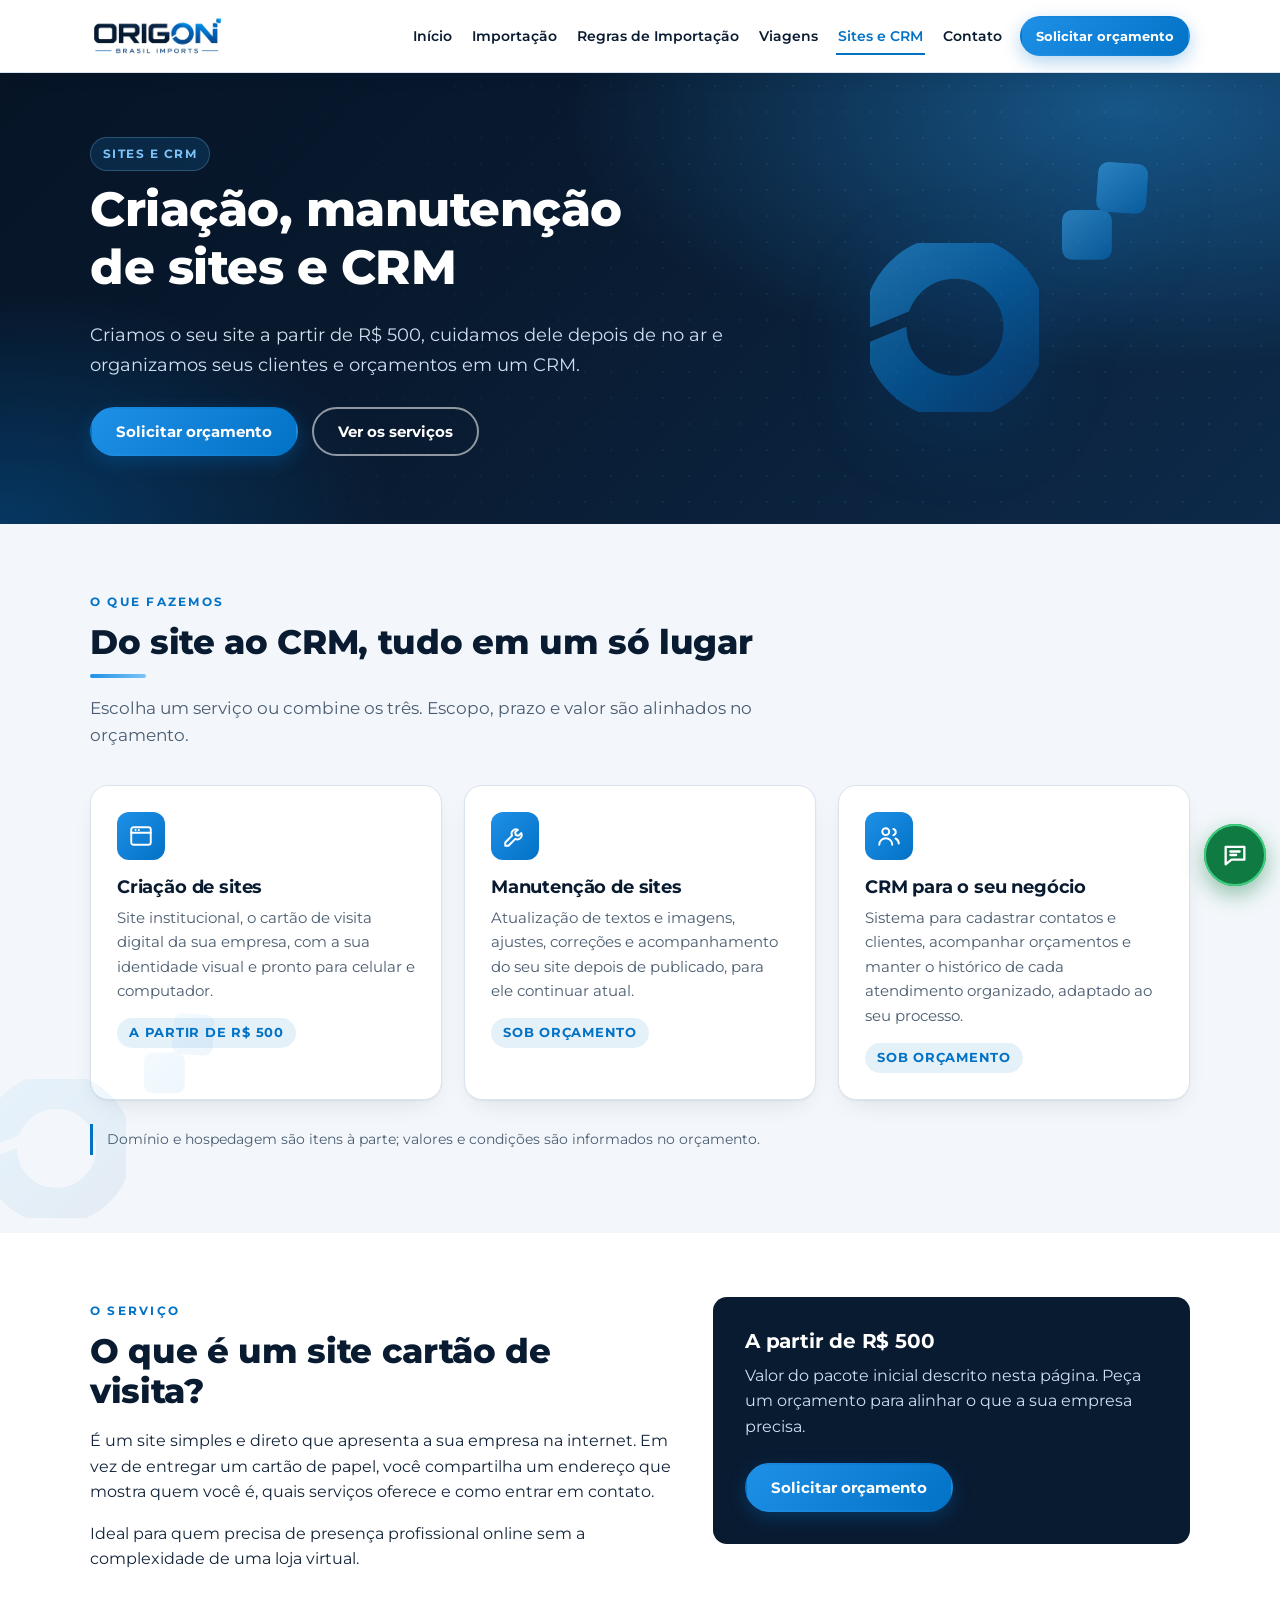
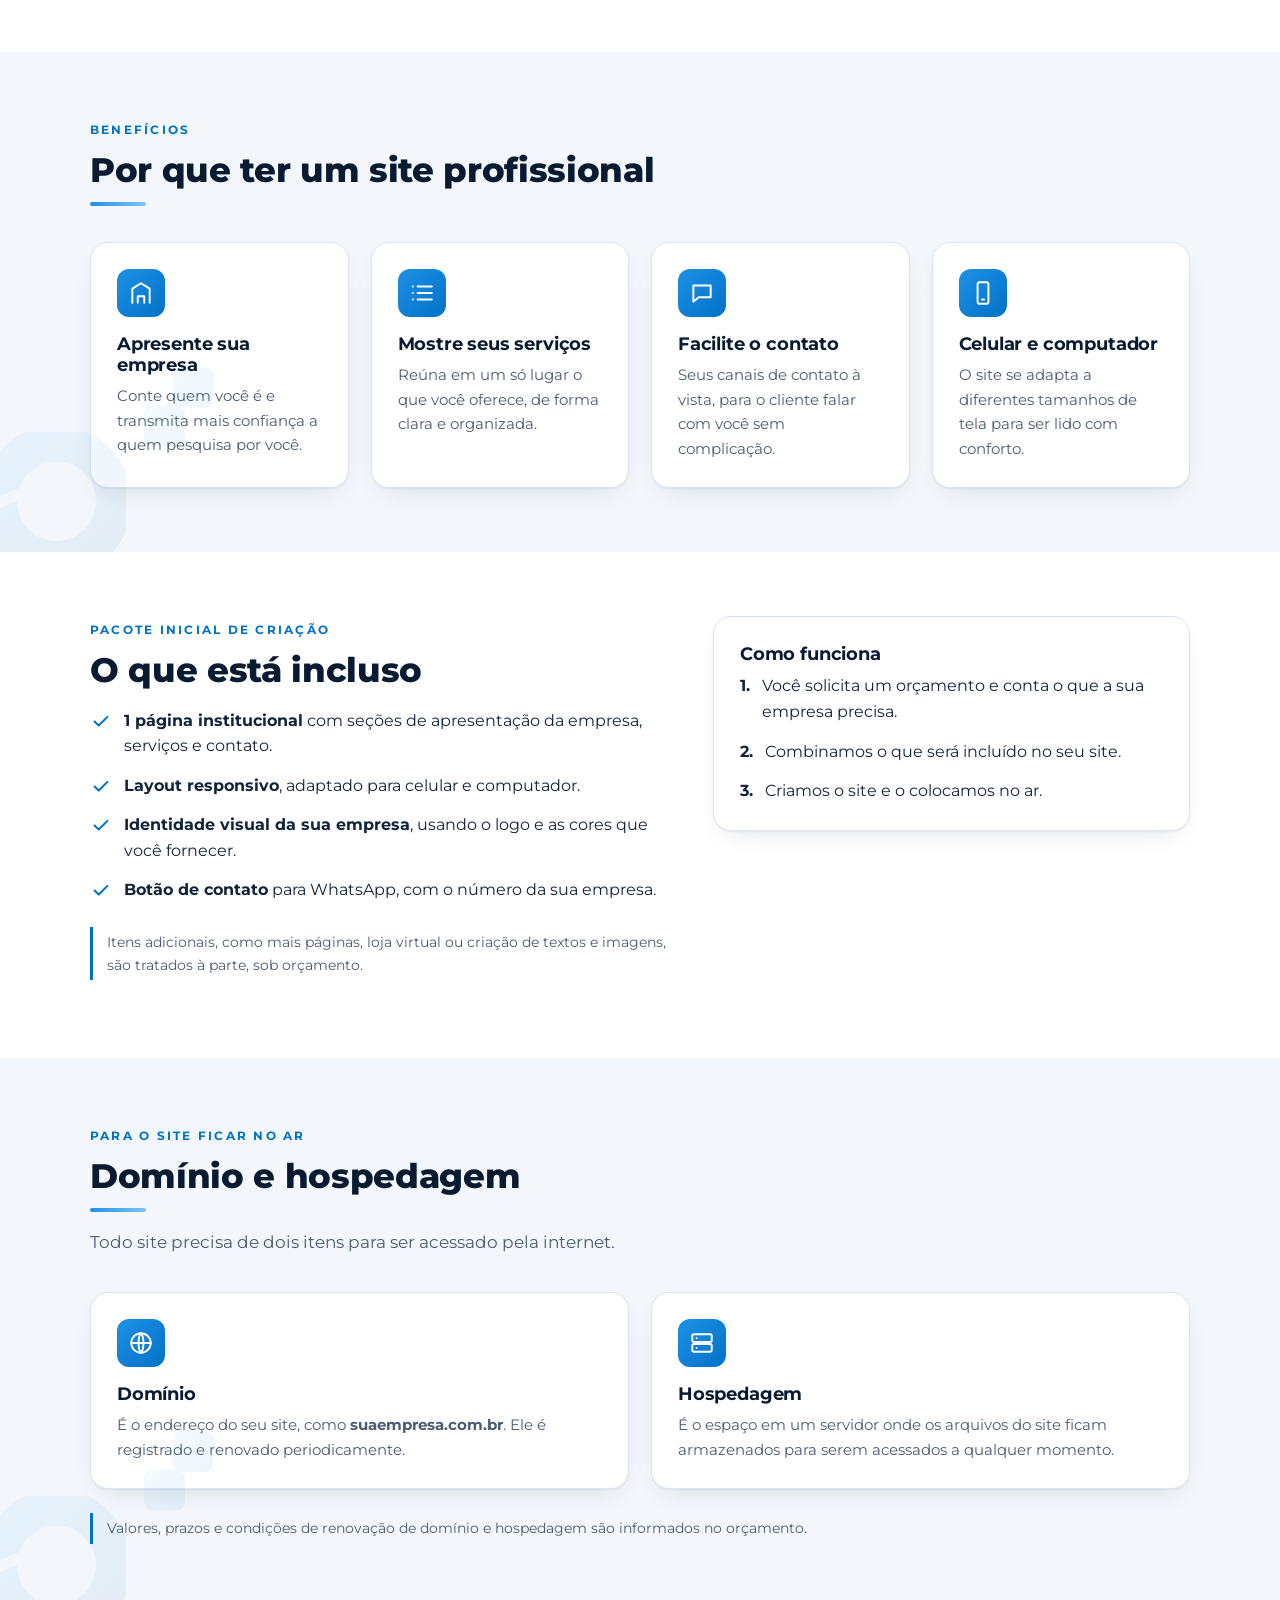
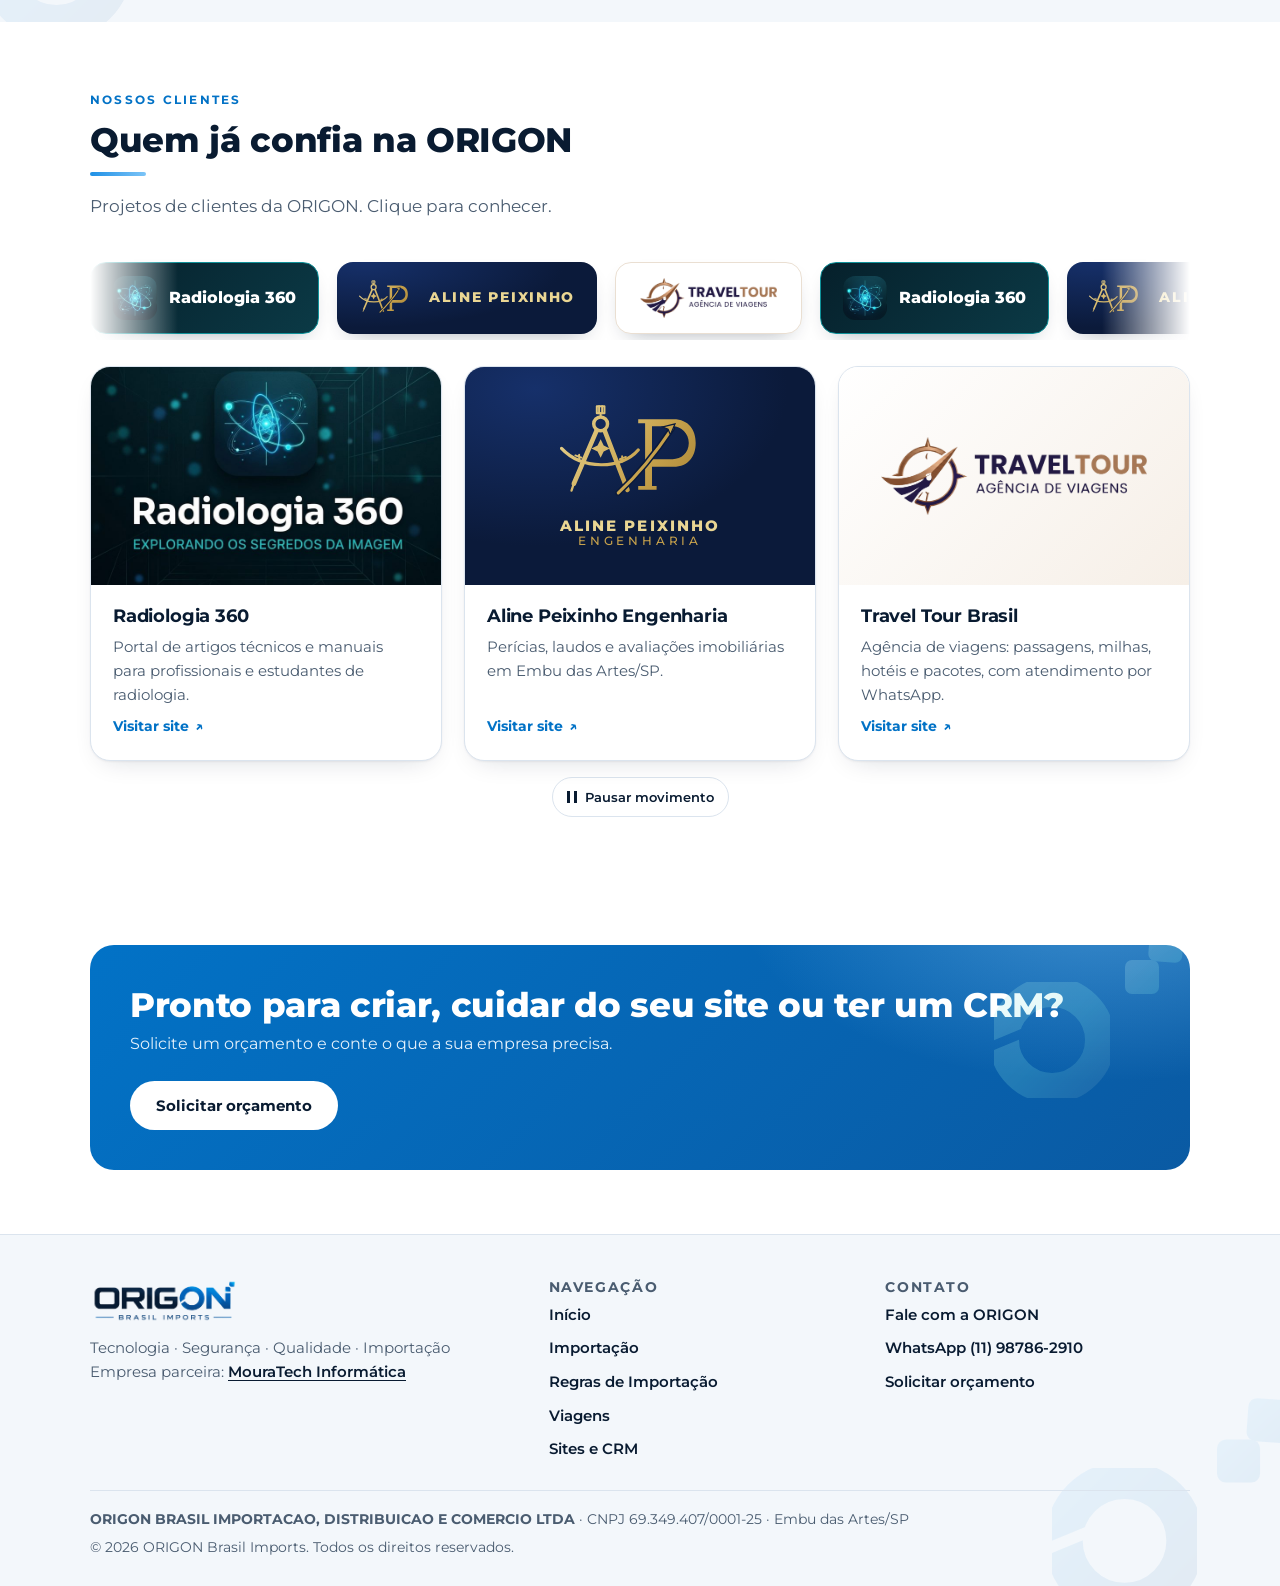
<file: criacao-de-sites.html>
<!doctype html>
<html lang="pt-BR">
<head>
  <meta charset="utf-8">
  <meta name="viewport" content="width=device-width, initial-scale=1, viewport-fit=cover">
  <meta name="robots" content="noindex, nofollow">
  <title>Criação, Manutenção de Sites e CRM | ORIGON Brasil Imports</title>
  <meta name="description" content="Seu site profissional a partir de R$ 500: um cartão de visita digital para apresentar sua empresa, seus serviços e seus canais de contato.">
  <meta name="theme-color" content="#091b31">
  <meta property="og:type" content="website">
  <meta property="og:locale" content="pt_BR">
  <meta property="og:site_name" content="ORIGON Brasil Imports">
  <meta property="og:title" content="Criação de Sites | ORIGON Brasil Imports">
  <meta property="og:description" content="Seu site profissional a partir de R$ 500: um cartão de visita digital para apresentar sua empresa, seus serviços e seus canais de contato.">
  <meta property="og:image" content="https://jardson55.github.io/origon-site-teste/assets/og-origon.png">
  <meta name="twitter:card" content="summary_large_image">
  <link rel="icon" type="image/png" href="assets/favicon-origon.png">
  <link rel="apple-touch-icon" href="assets/favicon-origon.png">
  <link rel="preconnect" href="https://fonts.googleapis.com">
  <link rel="preconnect" href="https://fonts.gstatic.com" crossorigin>
  <link href="https://fonts.googleapis.com/css2?family=Montserrat:wght@400;500;600;700;800&display=swap" rel="stylesheet">
  <link rel="stylesheet" href="css/style.css">
  <link rel="stylesheet" href="css/importacao.css?v=6">
  <link rel="stylesheet" href="css/marca.css?v=11">
</head>
<body>
  <a class="skip-link" href="#conteudo">Ir para o conteúdo</a>

  <header class="site-header">
    <div class="container header-inner">
      <a class="brand" href="index.html" aria-label="ORIGON Brasil Imports - página inicial">
        <img src="assets/logo-origon.png" alt="ORIGON Brasil Imports" width="150" height="44">
      </a>
      <button class="nav-toggle" type="button" aria-controls="menu" aria-expanded="false" aria-label="Abrir menu">
        <svg width="22" height="22" viewBox="0 0 24 24" fill="none" stroke="currentColor" stroke-width="2" stroke-linecap="round" aria-hidden="true"><path d="M4 7h16M4 12h16M4 17h16"/></svg>
      </button>
      <nav class="nav" id="menu" aria-label="Principal">
        <ul>
          <li><a class="nav-link" href="index.html">Início</a></li>
          <li><a class="nav-link" href="importacao-da-china.html">Importação</a></li>
          <li><a class="nav-link" href="regras-de-importacao.html">Regras de Importação</a></li>
          <li><a class="nav-link" href="index.html#viagens">Viagens</a></li>
          <li><a class="nav-link" href="criacao-de-sites.html" aria-current="page">Sites e CRM</a></li>
          <li><a class="nav-link" href="contato.html">Contato</a></li>
        </ul>
        <a class="btn btn--primary btn--sm" href="contato.html" data-quote data-assunto="site">Solicitar orçamento</a>
      </nav>
    </div>
  </header>

  <main id="conteudo">
    <section class="hero hero--page">
      <div class="container">
        <span class="eyebrow">Sites e CRM</span>
        <h1>Criação, manutenção de sites e CRM</h1>
        <p class="lead">Criamos o seu site a partir de R$&nbsp;500, cuidamos dele depois de no ar e organizamos seus clientes e orçamentos em um CRM.</p>
        <div class="hero-actions">
          <a class="btn btn--primary" href="contato.html" data-quote data-assunto="site">Solicitar orçamento</a>
          <a class="btn btn--ghost" href="#servicos">Ver os serviços</a>
        </div>
      </div>
    </section>

    <section class="section section--soft" id="servicos">
      <div class="container">
        <div class="section-head">
          <span class="eyebrow">O que fazemos</span>
          <h2>Do site ao CRM, tudo em um só lugar</h2>
          <p>Escolha um serviço ou combine os três. Escopo, prazo e valor são alinhados no orçamento.</p>
        </div>
        <div class="grid grid--3">
          <article class="card">
            <div class="icon"><svg viewBox="0 0 24 24" fill="none" stroke="currentColor" stroke-width="1.8" stroke-linecap="round" stroke-linejoin="round" aria-hidden="true"><rect x="3" y="4" width="18" height="16" rx="2"/><path d="M3 9h18M7 6.5h.01M10 6.5h.01"/></svg></div>
            <h3>Criação de sites</h3>
            <p>Site institucional, o cartão de visita digital da sua empresa, com a sua identidade visual e pronto para celular e computador.</p>
            <span class="servico-preco">A partir de R$&nbsp;500</span>
          </article>
          <article class="card">
            <div class="icon"><svg viewBox="0 0 24 24" fill="none" stroke="currentColor" stroke-width="1.8" stroke-linecap="round" stroke-linejoin="round" aria-hidden="true"><path d="M14.7 6.3a4 4 0 0 0-5.4 5.4L3 18v3h3l6.3-6.3a4 4 0 0 0 5.4-5.4l-2.4 2.4-2.6-.6-.6-2.6z"/></svg></div>
            <h3>Manutenção de sites</h3>
            <p>Atualização de textos e imagens, ajustes, correções e acompanhamento do seu site depois de publicado, para ele continuar atual.</p>
            <span class="servico-preco">Sob orçamento</span>
          </article>
          <article class="card">
            <div class="icon"><svg viewBox="0 0 24 24" fill="none" stroke="currentColor" stroke-width="1.8" stroke-linecap="round" stroke-linejoin="round" aria-hidden="true"><circle cx="9" cy="8" r="3.2"/><path d="M3 20c0-3.3 2.7-6 6-6s6 2.7 6 6M16 5.5a3 3 0 0 1 0 5.8M18 14.3c1.8.8 3 2.6 3 4.7"/></svg></div>
            <h3>CRM para o seu negócio</h3>
            <p>Sistema para cadastrar contatos e clientes, acompanhar orçamentos e manter o histórico de cada atendimento organizado, adaptado ao seu processo.</p>
            <span class="servico-preco">Sob orçamento</span>
          </article>
        </div>
        <p class="note">Domínio e hospedagem são itens à parte; valores e condições são informados no orçamento.</p>
      </div>
    </section>

    <section class="section">
      <div class="container split">
        <div>
          <span class="eyebrow">O serviço</span>
          <h2>O que é um site cartão de visita?</h2>
          <p>É um site simples e direto que apresenta a sua empresa na internet. Em vez de entregar um cartão de papel, você compartilha um endereço que mostra quem você é, quais serviços oferece e como entrar em contato.</p>
          <p>Ideal para quem precisa de presença profissional online sem a complexidade de uma loja virtual.</p>
        </div>
        <div class="panel">
          <h3>A partir de R$ 500</h3>
          <p>Valor do pacote inicial descrito nesta página. Peça um orçamento para alinhar o que a sua empresa precisa.</p>
          <a class="btn btn--primary" href="contato.html" data-quote data-assunto="site">Solicitar orçamento</a>
        </div>
      </div>
    </section>

    <section class="section section--soft">
      <div class="container">
        <div class="section-head">
          <span class="eyebrow">Benefícios</span>
          <h2>Por que ter um site profissional</h2>
        </div>
        <div class="grid grid--4">
          <article class="card">
            <div class="icon"><svg viewBox="0 0 24 24" fill="none" stroke="currentColor" stroke-width="1.8" stroke-linecap="round" stroke-linejoin="round" aria-hidden="true"><path d="M4 21V8l8-5 8 5v13"/><path d="M9 21v-6h6v6"/></svg></div>
            <h3>Apresente sua empresa</h3>
            <p>Conte quem você é e transmita mais confiança a quem pesquisa por você.</p>
          </article>
          <article class="card">
            <div class="icon"><svg viewBox="0 0 24 24" fill="none" stroke="currentColor" stroke-width="1.8" stroke-linecap="round" stroke-linejoin="round" aria-hidden="true"><path d="M8 6h13M8 12h13M8 18h13"/><path d="M3.5 6h.01M3.5 12h.01M3.5 18h.01"/></svg></div>
            <h3>Mostre seus serviços</h3>
            <p>Reúna em um só lugar o que você oferece, de forma clara e organizada.</p>
          </article>
          <article class="card">
            <div class="icon"><svg viewBox="0 0 24 24" fill="none" stroke="currentColor" stroke-width="1.8" stroke-linecap="round" stroke-linejoin="round" aria-hidden="true"><path d="M4 5h16v11H9l-5 4V5z"/></svg></div>
            <h3>Facilite o contato</h3>
            <p>Seus canais de contato à vista, para o cliente falar com você sem complicação.</p>
          </article>
          <article class="card">
            <div class="icon"><svg viewBox="0 0 24 24" fill="none" stroke="currentColor" stroke-width="1.8" stroke-linecap="round" stroke-linejoin="round" aria-hidden="true"><rect x="7" y="2" width="10" height="20" rx="2"/><path d="M11 18h2"/></svg></div>
            <h3>Celular e computador</h3>
            <p>O site se adapta a diferentes tamanhos de tela para ser lido com conforto.</p>
          </article>
        </div>
      </div>
    </section>

    <section class="section" id="incluso">
      <div class="container split">
        <div>
          <span class="eyebrow">Pacote inicial de criação</span>
          <h2>O que está incluso</h2>
          <ul class="checklist">
            <li><svg viewBox="0 0 24 24" fill="none" stroke="currentColor" stroke-width="2.2" stroke-linecap="round" stroke-linejoin="round" aria-hidden="true"><path d="M5 12.5l4.5 4.5L19 7.5"/></svg><span><strong>1 página institucional</strong> com seções de apresentação da empresa, serviços e contato.</span></li>
            <li><svg viewBox="0 0 24 24" fill="none" stroke="currentColor" stroke-width="2.2" stroke-linecap="round" stroke-linejoin="round" aria-hidden="true"><path d="M5 12.5l4.5 4.5L19 7.5"/></svg><span><strong>Layout responsivo</strong>, adaptado para celular e computador.</span></li>
            <li><svg viewBox="0 0 24 24" fill="none" stroke="currentColor" stroke-width="2.2" stroke-linecap="round" stroke-linejoin="round" aria-hidden="true"><path d="M5 12.5l4.5 4.5L19 7.5"/></svg><span><strong>Identidade visual da sua empresa</strong>, usando o logo e as cores que você fornecer.</span></li>
            <li><svg viewBox="0 0 24 24" fill="none" stroke="currentColor" stroke-width="2.2" stroke-linecap="round" stroke-linejoin="round" aria-hidden="true"><path d="M5 12.5l4.5 4.5L19 7.5"/></svg><span><strong>Botão de contato</strong> para WhatsApp, com o número da sua empresa.</span></li>
          </ul>
          <p class="note">Itens adicionais, como mais páginas, loja virtual ou criação de textos e imagens, são tratados à parte, sob orçamento.</p>
        </div>
        <div class="card">
          <h3>Como funciona</h3>
          <ol class="checklist" style="list-style:none;counter-reset:s">
            <li><strong>1.</strong><span>Você solicita um orçamento e conta o que a sua empresa precisa.</span></li>
            <li><strong>2.</strong><span>Combinamos o que será incluído no seu site.</span></li>
            <li><strong>3.</strong><span>Criamos o site e o colocamos no ar.</span></li>
          </ol>
        </div>
      </div>
    </section>

    <section class="section section--soft">
      <div class="container">
        <div class="section-head">
          <span class="eyebrow">Para o site ficar no ar</span>
          <h2>Domínio e hospedagem</h2>
          <p>Todo site precisa de dois itens para ser acessado pela internet.</p>
        </div>
        <div class="grid grid--2">
          <article class="card">
            <div class="icon"><svg viewBox="0 0 24 24" fill="none" stroke="currentColor" stroke-width="1.8" stroke-linecap="round" stroke-linejoin="round" aria-hidden="true"><circle cx="12" cy="12" r="9"/><path d="M3 12h18M12 3c3 3 3 15 0 18M12 3c-3 3-3 15 0 18"/></svg></div>
            <h3>Domínio</h3>
            <p>É o endereço do seu site, como <strong>suaempresa.com.br</strong>. Ele é registrado e renovado periodicamente.</p>
          </article>
          <article class="card">
            <div class="icon"><svg viewBox="0 0 24 24" fill="none" stroke="currentColor" stroke-width="1.8" stroke-linecap="round" stroke-linejoin="round" aria-hidden="true"><rect x="3" y="4" width="18" height="7" rx="1.5"/><rect x="3" y="13" width="18" height="7" rx="1.5"/><path d="M7 7.5h.01M7 16.5h.01"/></svg></div>
            <h3>Hospedagem</h3>
            <p>É o espaço em um servidor onde os arquivos do site ficam armazenados para serem acessados a qualquer momento.</p>
          </article>
        </div>
        <p class="note">Valores, prazos e condições de renovação de domínio e hospedagem são informados no orçamento.</p>
      </div>
    </section>

    <section class="section" id="clientes">
      <div class="container">
        <div class="section-head">
          <span class="eyebrow">Nossos clientes</span>
          <h2>Quem já confia na ORIGON</h2>
          <p>Projetos de clientes da ORIGON. Clique para conhecer.</p>
        </div>
        <div class="cc" data-carousel role="region" aria-roledescription="carrossel" aria-label="Nossos clientes">
          <svg width="0" height="0" style="position:absolute" aria-hidden="true" focusable="false">
            <defs>
              <linearGradient id="grad-aline" gradientUnits="userSpaceOnUse" x1="0" y1="0" x2="210" y2="130"><stop offset="0" stop-color="#EAD693"/><stop offset=".55" stop-color="#C7A24C"/><stop offset="1" stop-color="#9E7A2E"/></linearGradient>
              <symbol id="am-mark" viewBox="0 0 210 130">
        <g class="ld" stroke-width="2.6"><path d="M48 3 h10 v9 h-10 z"/><path d="M51 3 v9 M55 3 v9"/><path d="M53 12 v5"/></g>
        <circle class="ld" cx="53" cy="26" r="9" stroke-width="4.5"/>
        <path class="ld" d="M48 34 L18 104" stroke-width="6"/><path class="ld" d="M18 104 l-3 9" stroke-width="3"/><path class="ld" d="M58 34 L88 112" stroke-width="6"/>
        <g class="ld" stroke-width="2.4"><path d="M28 70 l-8 -3 M25 66 l0 7"/><path d="M78 72 l8 -3 M81 68 l0 7"/></g>
        <path class="ld" d="M2 58 C 28 86, 80 86, 102 60" stroke-width="4.2"/>
        <path class="ldp" fill-rule="evenodd" d="M102 20 H148 C168 20 177 34 177 51 C177 68 168 82 148 82 H120 V107 H126 V112 H102 V107 H111 V25 H102 Z M120 29 H147 C158 29 168 38 168 51 C168 64 158 72 147 72 H120 Z"/>
        <path class="ld" style="stroke:#0B1A3A" d="M76 116 C 102 92, 126 62, 146 32" stroke-width="8"/>
        <path class="ld" d="M76 116 C 102 92, 126 62, 146 32" stroke-width="4"/>
        <g class="ldf"><path d="M53 46 l4 8 8 4 -8 4 -4 8 -4 -8 -8 -4 8 -4 z"/><path style="fill:#C7A24C;stroke:#0B1A3A;stroke-width:1.6" d="M150 26 l-16 4 7 3 3 7 z"/></g>
      </symbol>
            </defs>
          </svg>
          <div class="cc-marquee" aria-hidden="true">
            <div class="cc-marquee-track">
              <span class="chip chip--r360"><img src="assets/clientes/radiologia360-icone.png" alt="" width="144" height="144" loading="lazy"><b>Radiologia 360</b></span><span class="chip chip--aline"><svg viewBox="0 0 210 130"><use href="#am-mark"/></svg><b>ALINE PEIXINHO</b></span><span class="chip chip--tt"><img src="assets/clientes/traveltour.png" alt="" width="640" height="187" loading="lazy"></span><span class="chip chip--r360"><img src="assets/clientes/radiologia360-icone.png" alt="" width="144" height="144" loading="lazy"><b>Radiologia 360</b></span><span class="chip chip--aline"><svg viewBox="0 0 210 130"><use href="#am-mark"/></svg><b>ALINE PEIXINHO</b></span><span class="chip chip--tt"><img src="assets/clientes/traveltour.png" alt="" width="640" height="187" loading="lazy"></span>
            </div>
          </div>
          <div class="cc-track" tabindex="0" aria-label="Clientes, deslize para ver os próximos">
            <a class="cc-slide" href="https://radiologia360.com.br/" target="_blank" rel="noopener">
              <div class="cc-visual cc-visual--r360"><img src="assets/clientes/radiologia360.jpg" alt="" width="800" height="500" loading="lazy"></div>
              <div class="cc-body">
                <h3>Radiologia 360</h3>
                <p>Portal de artigos técnicos e manuais para profissionais e estudantes de radiologia.</p>
                <span class="cliente-ir">Visitar site<span class="sr-only"> (abre em nova aba)</span></span>
              </div>
            </a>
            <a class="cc-slide" href="https://alinepeixinho.com.br/" target="_blank" rel="noopener">
              <div class="cc-visual cc-visual--aline"><svg class="am" viewBox="0 0 210 130" aria-hidden="true"><use href="#am-mark"/></svg><span class="am-txt"><b>ALINE PEIXINHO</b><span>Engenharia</span></span></div>
              <div class="cc-body">
                <h3>Aline Peixinho Engenharia</h3>
                <p>Perícias, laudos e avaliações imobiliárias em Embu das Artes/SP.</p>
                <span class="cliente-ir">Visitar site<span class="sr-only"> (abre em nova aba)</span></span>
              </div>
            </a>
            <a class="cc-slide" href="https://traveltourbrasil.com.br/" target="_blank" rel="noopener">
              <div class="cc-visual cc-visual--tt"><img src="assets/clientes/traveltour.png" alt="" width="640" height="187" loading="lazy"></div>
              <div class="cc-body">
                <h3>Travel Tour Brasil</h3>
                <p>Agência de viagens: passagens, milhas, hotéis e pacotes, com atendimento por WhatsApp.</p>
                <span class="cliente-ir">Visitar site<span class="sr-only"> (abre em nova aba)</span></span>
              </div>
            </a>
          </div>
          <div class="cc-controls">
            <button class="cc-btn" type="button" data-cc-prev aria-label="Cliente anterior"><svg viewBox="0 0 24 24" fill="none" stroke="currentColor" stroke-width="2.4" stroke-linecap="round" stroke-linejoin="round" aria-hidden="true"><path d="M15 5l-7 7 7 7"/></svg></button>
            <div class="cc-dots" role="group" aria-label="Escolher cliente">
              <button class="cc-dot" type="button" aria-label="Radiologia 360" aria-current="true"></button>
              <button class="cc-dot" type="button" aria-label="Aline Peixinho Engenharia" aria-current="false"></button>
              <button class="cc-dot" type="button" aria-label="Travel Tour Brasil" aria-current="false"></button>
            </div>
            <button class="cc-btn" type="button" data-cc-next aria-label="Próximo cliente"><svg viewBox="0 0 24 24" fill="none" stroke="currentColor" stroke-width="2.4" stroke-linecap="round" stroke-linejoin="round" aria-hidden="true"><path d="M9 5l7 7-7 7"/></svg></button>
            <button class="cc-pause" type="button" data-cc-pause aria-pressed="false"><span class="cc-pause-ico" aria-hidden="true"></span><span data-cc-pause-txt>Pausar movimento</span></button>
          </div>
        </div>
      </div>
    </section>

    <section class="section">
      <div class="container">
        <div class="cta-band">
          <div>
            <h2>Pronto para criar, cuidar do seu site ou ter um CRM?</h2>
            <p>Solicite um orçamento e conte o que a sua empresa precisa.</p>
          </div>
          <a class="btn btn--primary" href="contato.html" data-quote data-assunto="site">Solicitar orçamento</a>
        </div>
      </div>
    </section>
  </main>

  <a class="fab-orcamento" href="contato.html" data-quote data-assunto="site" aria-label="Solicitar orçamento pelo WhatsApp (abre em nova aba)">
    <span class="fab-rotulo">Solicitar orçamento</span>
    <span class="fab-icone" aria-hidden="true"><svg viewBox="0 0 24 24" fill="none" stroke="currentColor" stroke-width="2" stroke-linecap="round" stroke-linejoin="round"><path d="M4 5h16v11H9l-5 4V5z"/><path d="M8 9h8M8 12h5"/></svg></span>
  </a>

  <footer class="site-footer">
    <div class="container">
      <div class="footer-grid">
        <div>
          <img src="assets/logo-origon.png" alt="ORIGON Brasil Imports" width="150" height="44">
          <p>Tecnologia · Segurança · Qualidade · Importação</p>
          <p>Empresa parceira: <a href="https://www.instagram.com/igormouratech/" target="_blank" rel="noopener">MouraTech Informática<span class="sr-only"> (Instagram, abre em nova aba)</span></a></p>
        </div>
        <div>
          <h3>Navegação</h3>
          <ul>
            <li><a href="index.html">Início</a></li>
            <li><a href="importacao-da-china.html">Importação</a></li>
            <li><a href="regras-de-importacao.html">Regras de Importação</a></li>
            <li><a href="index.html#viagens">Viagens</a></li>
            <li><a href="criacao-de-sites.html">Sites e CRM</a></li>
          </ul>
        </div>
        <div>
          <h3>Contato</h3>
          <ul>
            <li><a href="contato.html">Fale com a ORIGON</a></li>
            <li><a href="#" data-whatsapp-link hidden>WhatsApp <span data-whatsapp-numero></span></a></li>
            <li><a href="contato.html" data-quote data-assunto="site">Solicitar orçamento</a></li>
          </ul>
        </div>
      </div>
      <div class="footer-bottom">
        <p class="legal"><strong>ORIGON BRASIL IMPORTACAO, DISTRIBUICAO E COMERCIO LTDA</strong> · CNPJ 69.349.407/0001-25 · Embu das Artes/SP</p>
        <p>© 2026 ORIGON Brasil Imports. Todos os direitos reservados.</p>
      </div>
    </div>
  </footer>

  <script src="js/config.js?v=2"></script>
  <script src="js/main.js?v=7"></script>
  <script src="js/carrossel.js?v=1"></script>
</body>
</html>
</file>
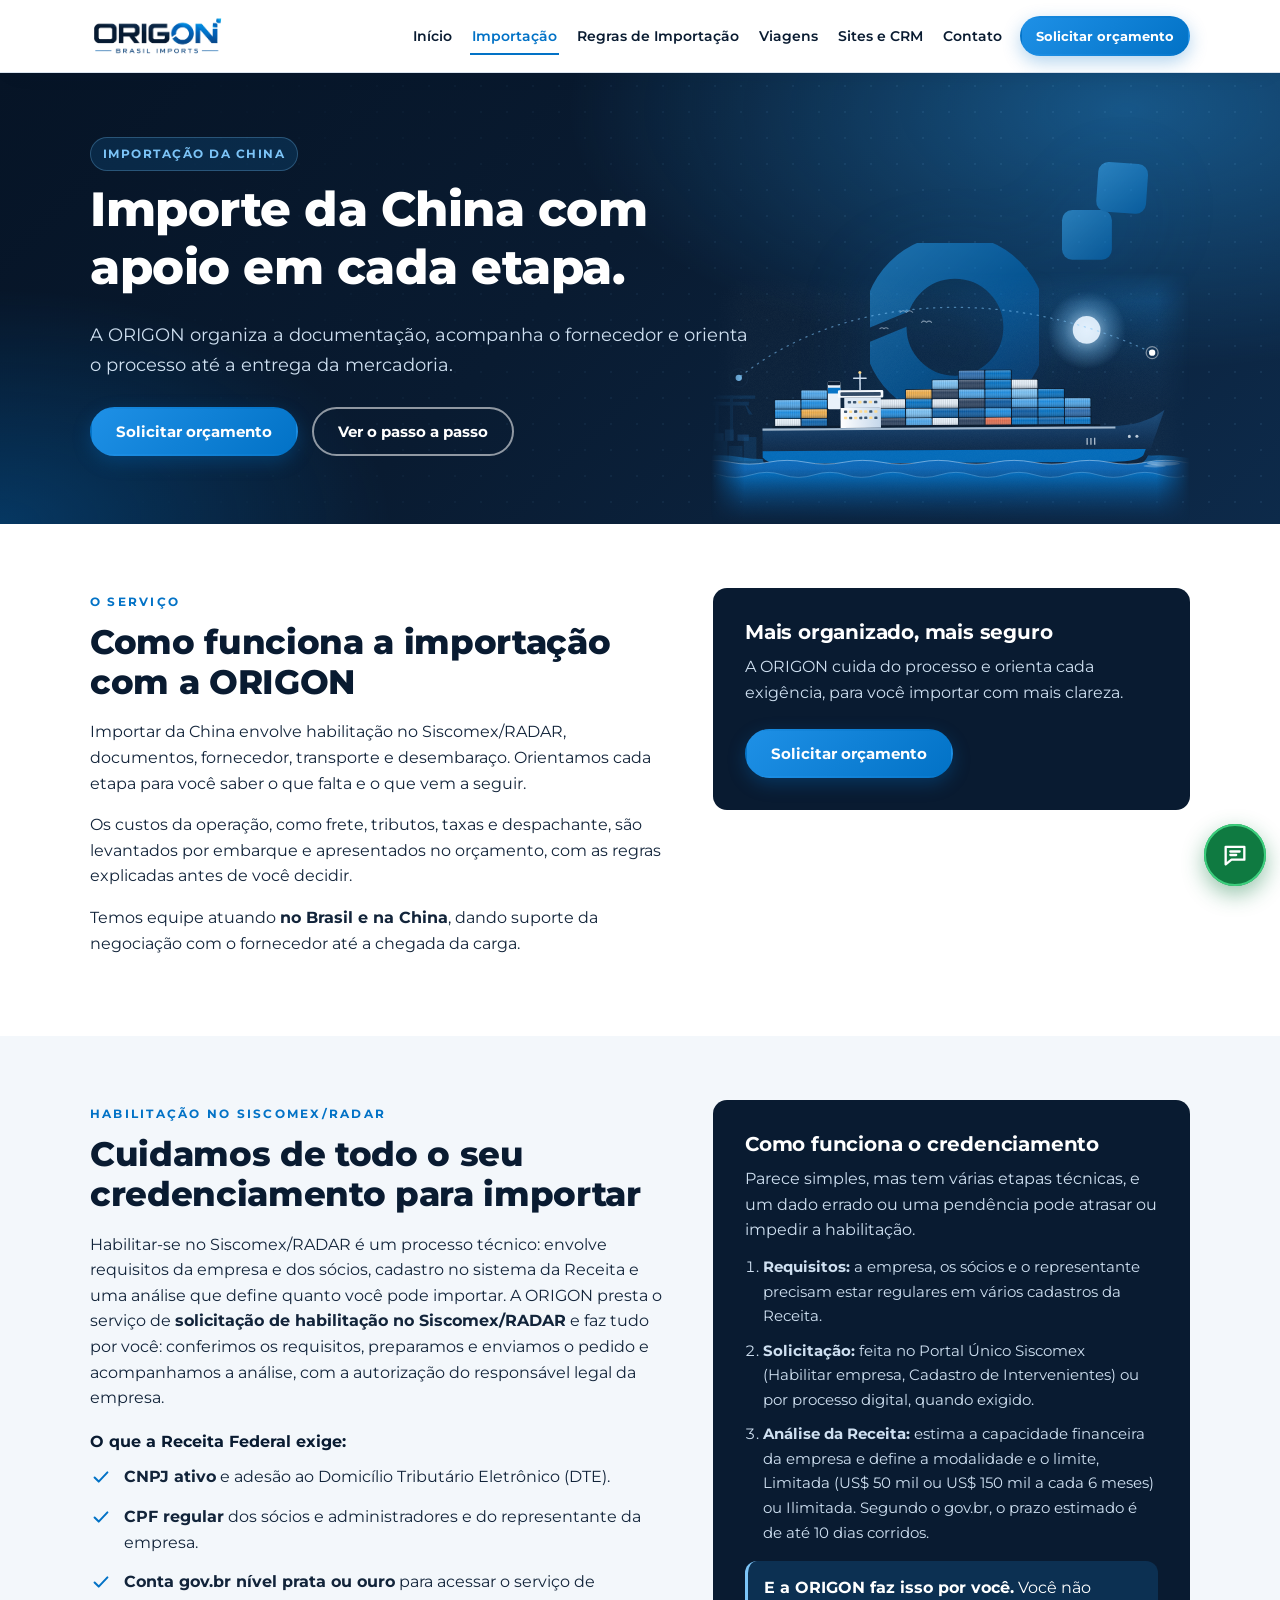
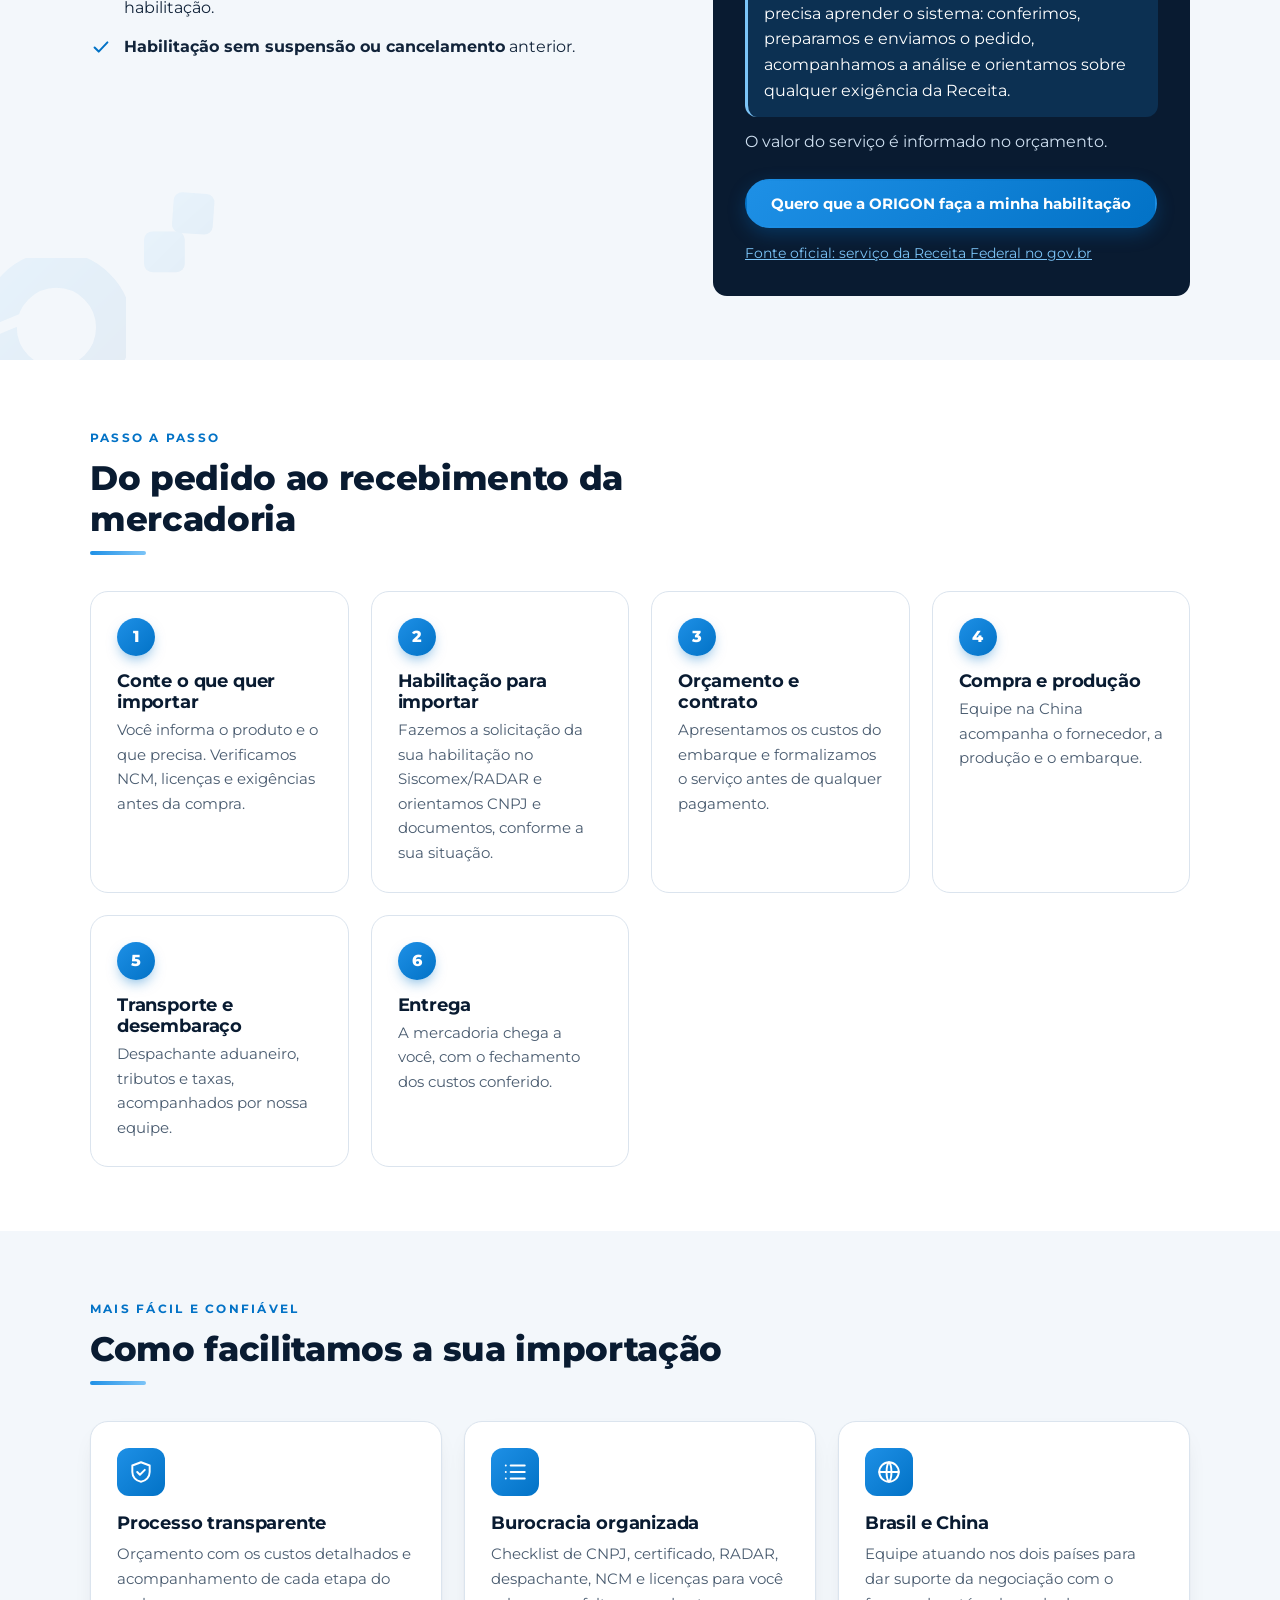
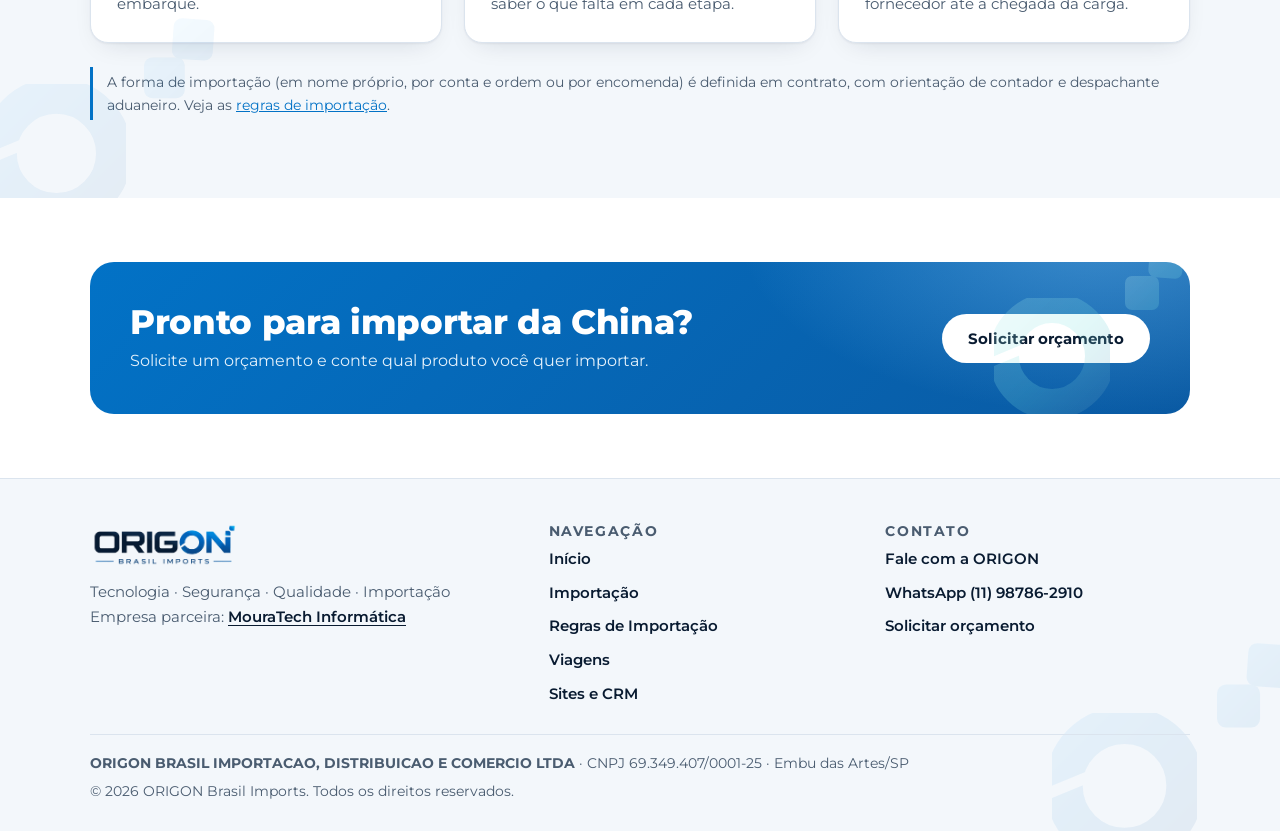
<file: importacao-da-china.html>
<!doctype html>
<html lang="pt-BR">
<head>
  <meta charset="utf-8">
  <meta name="viewport" content="width=device-width, initial-scale=1, viewport-fit=cover">
  <meta name="robots" content="noindex, nofollow">
  <title>Importação da China | ORIGON Brasil Imports</title>
  <meta name="description" content="Importe da China com a ORIGON: orientamos habilitação, documentos, fornecedor, desembaraço e entrega, com equipe no Brasil e na China.">
  <meta name="theme-color" content="#091b31">
  <meta property="og:type" content="website">
  <meta property="og:locale" content="pt_BR">
  <meta property="og:site_name" content="ORIGON Brasil Imports">
  <meta property="og:title" content="Importação da China | ORIGON Brasil Imports">
  <meta property="og:description" content="Importe da China com a ORIGON: orientamos habilitação, documentos, fornecedor, desembaraço e entrega, com equipe no Brasil e na China.">
  <meta property="og:image" content="https://jardson55.github.io/origon-site-teste/assets/og-origon.png">
  <meta name="twitter:card" content="summary_large_image">
  <link rel="icon" type="image/png" href="assets/favicon-origon.png">
  <link rel="apple-touch-icon" href="assets/favicon-origon.png">
  <link rel="preconnect" href="https://fonts.googleapis.com">
  <link rel="preconnect" href="https://fonts.gstatic.com" crossorigin>
  <link href="https://fonts.googleapis.com/css2?family=Montserrat:wght@400;500;600;700;800&display=swap" rel="stylesheet">
  <link rel="stylesheet" href="css/style.css">
  <link rel="stylesheet" href="css/importacao.css?v=6">
  <link rel="stylesheet" href="css/marca.css?v=11">
</head>
<body>
  <a class="skip-link" href="#conteudo">Ir para o conteúdo</a>

  <header class="site-header">
    <div class="container header-inner">
      <a class="brand" href="index.html" aria-label="ORIGON Brasil Imports - página inicial">
        <img src="assets/logo-origon.png" alt="ORIGON Brasil Imports" width="150" height="44">
      </a>
      <button class="nav-toggle" type="button" aria-controls="menu" aria-expanded="false" aria-label="Abrir menu">
        <svg width="22" height="22" viewBox="0 0 24 24" fill="none" stroke="currentColor" stroke-width="2" stroke-linecap="round" aria-hidden="true"><path d="M4 7h16M4 12h16M4 17h16"/></svg>
      </button>
      <nav class="nav" id="menu" aria-label="Principal">
        <ul>
          <li><a class="nav-link" href="index.html">Início</a></li>
          <li><a class="nav-link" href="importacao-da-china.html" aria-current="page">Importação</a></li>
          <li><a class="nav-link" href="regras-de-importacao.html">Regras de Importação</a></li>
          <li><a class="nav-link" href="index.html#viagens">Viagens</a></li>
          <li><a class="nav-link" href="criacao-de-sites.html">Sites e CRM</a></li>
          <li><a class="nav-link" href="contato.html">Contato</a></li>
        </ul>
        <a class="btn btn--primary btn--sm" href="contato.html" data-quote>Solicitar orçamento</a>
      </nav>
    </div>
  </header>

  <main id="conteudo">
    <section class="hero hero--page">
      <div class="container">
        <span class="eyebrow">Importação da China</span>
        <h1>Importe da China com apoio em cada etapa.</h1>
        <p class="lead">A ORIGON organiza a documentação, acompanha o fornecedor e orienta o processo até a entrega da mercadoria.</p>
        <div class="hero-actions">
          <a class="btn btn--primary" href="contato.html" data-quote>Solicitar orçamento</a>
          <a class="btn btn--ghost" href="#passo-a-passo">Ver o passo a passo</a>
        </div>
        <img class="hero-art hero-art--sm" src="assets/navio-conteineres.svg?v=2" alt="" width="760" height="400" aria-hidden="true">
      </div>
    </section>

    <section class="section">
      <div class="container split">
        <div>
          <span class="eyebrow">O serviço</span>
          <h2>Como funciona a importação com a ORIGON</h2>
          <p>Importar da China envolve habilitação no Siscomex/RADAR, documentos, fornecedor, transporte e desembaraço. Orientamos cada etapa para você saber o que falta e o que vem a seguir.</p>
          <p>Os custos da operação, como frete, tributos, taxas e despachante, são levantados por embarque e apresentados no orçamento, com as regras explicadas antes de você decidir.</p>
          <p>Temos equipe atuando <strong>no Brasil e na China</strong>, dando suporte da negociação com o fornecedor até a chegada da carga.</p>
        </div>
        <div class="panel">
          <h3>Mais organizado, mais seguro</h3>
          <p>A ORIGON cuida do processo e orienta cada exigência, para você importar com mais clareza.</p>
          <a class="btn btn--primary" href="contato.html" data-quote>Solicitar orçamento</a>
        </div>
      </div>
    </section>

    <section class="section section--soft" id="habilitacao">
      <div class="container split">
        <div>
          <span class="eyebrow">Habilitação no Siscomex/RADAR</span>
          <h2>Cuidamos de todo o seu credenciamento para importar</h2>
          <p>Habilitar-se no Siscomex/RADAR é um processo técnico: envolve requisitos da empresa e dos sócios, cadastro no sistema da Receita e uma análise que define quanto você pode importar. A ORIGON presta o serviço de <strong>solicitação de habilitação no Siscomex/RADAR</strong> e faz tudo por você: conferimos os requisitos, preparamos e enviamos o pedido e acompanhamos a análise, com a autorização do responsável legal da empresa.</p>
          <p class="sub-lista">O que a Receita Federal exige:</p>
          <ul class="checklist">
            <li><svg viewBox="0 0 24 24" fill="none" stroke="currentColor" stroke-width="2.2" stroke-linecap="round" stroke-linejoin="round" aria-hidden="true"><path d="M5 12.5l4.5 4.5L19 7"/></svg><span><strong>CNPJ ativo</strong> e adesão ao Domicílio Tributário Eletrônico (DTE).</span></li>
            <li><svg viewBox="0 0 24 24" fill="none" stroke="currentColor" stroke-width="2.2" stroke-linecap="round" stroke-linejoin="round" aria-hidden="true"><path d="M5 12.5l4.5 4.5L19 7"/></svg><span><strong>CPF regular</strong> dos sócios e administradores e do representante da empresa.</span></li>
            <li><svg viewBox="0 0 24 24" fill="none" stroke="currentColor" stroke-width="2.2" stroke-linecap="round" stroke-linejoin="round" aria-hidden="true"><path d="M5 12.5l4.5 4.5L19 7"/></svg><span><strong>Conta gov.br nível prata ou ouro</strong> para acessar o serviço de habilitação.</span></li>
            <li><svg viewBox="0 0 24 24" fill="none" stroke="currentColor" stroke-width="2.2" stroke-linecap="round" stroke-linejoin="round" aria-hidden="true"><path d="M5 12.5l4.5 4.5L19 7"/></svg><span><strong>Habilitação sem suspensão ou cancelamento</strong> anterior.</span></li>
          </ul>
        </div>
        <div class="panel">
          <h3>Como funciona o credenciamento</h3>
          <p class="intro-painel">Parece simples, mas tem várias etapas técnicas, e um dado errado ou uma pendência pode atrasar ou impedir a habilitação.</p>
          <ol class="lista-simples" style="color:#cfe0f1">
            <li><strong>Requisitos:</strong> a empresa, os sócios e o representante precisam estar regulares em vários cadastros da Receita.</li>
            <li><strong>Solicitação:</strong> feita no Portal Único Siscomex (Habilitar empresa, Cadastro de Intervenientes) ou por processo digital, quando exigido.</li>
            <li><strong>Análise da Receita:</strong> estima a capacidade financeira da empresa e define a modalidade e o limite, Limitada (US$ 50 mil ou US$ 150 mil a cada 6 meses) ou Ilimitada. Segundo o gov.br, o prazo estimado é de até 10 dias corridos.</li>
          </ol>
          <p class="fazemos"><strong>E a ORIGON faz isso por você.</strong> Você não precisa aprender o sistema: conferimos, preparamos e enviamos o pedido, acompanhamos a análise e orientamos sobre qualquer exigência da Receita.</p>
          <p>O valor do serviço é informado no orçamento.</p>
          <a class="btn btn--primary" href="contato.html" data-quote data-assunto="habilitacao">Quero que a ORIGON faça a minha habilitação</a>
          <p class="fonte"><a href="https://www.gov.br/pt-br/servicos/credenciar-pessoa-juridica-no-siscomex" target="_blank" rel="noopener" style="color:#7cc4f7">Fonte oficial: serviço da Receita Federal no gov.br<span class="sr-only"> (abre em nova aba)</span></a></p>
        </div>
      </div>
    </section>

    <section class="section" id="passo-a-passo">
      <div class="container">
        <div class="section-head">
          <span class="eyebrow">Passo a passo</span>
          <h2>Do pedido ao recebimento da mercadoria</h2>
        </div>
        <ol class="steps steps--auto">
          <li><h3>Conte o que quer importar</h3><p>Você informa o produto e o que precisa. Verificamos NCM, licenças e exigências antes da compra.</p></li>
          <li><h3>Habilitação para importar</h3><p>Fazemos a solicitação da sua habilitação no Siscomex/RADAR e orientamos CNPJ e documentos, conforme a sua situação.</p></li>
          <li><h3>Orçamento e contrato</h3><p>Apresentamos os custos do embarque e formalizamos o serviço antes de qualquer pagamento.</p></li>
          <li><h3>Compra e produção</h3><p>Equipe na China acompanha o fornecedor, a produção e o embarque.</p></li>
          <li><h3>Transporte e desembaraço</h3><p>Despachante aduaneiro, tributos e taxas, acompanhados por nossa equipe.</p></li>
          <li><h3>Entrega</h3><p>A mercadoria chega a você, com o fechamento dos custos conferido.</p></li>
        </ol>
      </div>
    </section>

    <section class="section section--soft">
      <div class="container">
        <div class="section-head">
          <span class="eyebrow">Mais fácil e confiável</span>
          <h2>Como facilitamos a sua importação</h2>
        </div>
        <div class="grid grid--3">
          <article class="card">
            <div class="icon"><svg viewBox="0 0 24 24" fill="none" stroke="currentColor" stroke-width="1.8" stroke-linecap="round" stroke-linejoin="round" aria-hidden="true"><path d="M12 3l8 3v6c0 4.5-3.2 8.2-8 9-4.8-.8-8-4.5-8-9V6l8-3z"/><path d="M8.5 12l2.5 2.5L15.5 10"/></svg></div>
            <h3>Processo transparente</h3>
            <p>Orçamento com os custos detalhados e acompanhamento de cada etapa do embarque.</p>
          </article>
          <article class="card">
            <div class="icon"><svg viewBox="0 0 24 24" fill="none" stroke="currentColor" stroke-width="1.8" stroke-linecap="round" stroke-linejoin="round" aria-hidden="true"><path d="M8 6h13M8 12h13M8 18h13"/><path d="M3.5 6h.01M3.5 12h.01M3.5 18h.01"/></svg></div>
            <h3>Burocracia organizada</h3>
            <p>Checklist de CNPJ, certificado, RADAR, despachante, NCM e licenças para você saber o que falta em cada etapa.</p>
          </article>
          <article class="card">
            <div class="icon"><svg viewBox="0 0 24 24" fill="none" stroke="currentColor" stroke-width="1.8" stroke-linecap="round" stroke-linejoin="round" aria-hidden="true"><circle cx="12" cy="12" r="9"/><path d="M3 12h18M12 3c3 3 3 15 0 18M12 3c-3 3-3 15 0 18"/></svg></div>
            <h3>Brasil e China</h3>
            <p>Equipe atuando nos dois países para dar suporte da negociação com o fornecedor até a chegada da carga.</p>
          </article>
        </div>
        <p class="note">A forma de importação (em nome próprio, por conta e ordem ou por encomenda) é definida em contrato, com orientação de contador e despachante aduaneiro. Veja as <a href="regras-de-importacao.html">regras de importação</a>.</p>
      </div>
    </section>

    <section class="section">
      <div class="container">
        <div class="cta-band">
          <div>
            <h2>Pronto para importar da China?</h2>
            <p>Solicite um orçamento e conte qual produto você quer importar.</p>
          </div>
          <a class="btn btn--primary" href="contato.html" data-quote>Solicitar orçamento</a>
        </div>
      </div>
    </section>
  </main>

  <a class="fab-orcamento" href="contato.html" data-quote aria-label="Solicitar orçamento pelo WhatsApp (abre em nova aba)">
    <span class="fab-rotulo">Solicitar orçamento</span>
    <span class="fab-icone" aria-hidden="true"><svg viewBox="0 0 24 24" fill="none" stroke="currentColor" stroke-width="2" stroke-linecap="round" stroke-linejoin="round"><path d="M4 5h16v11H9l-5 4V5z"/><path d="M8 9h8M8 12h5"/></svg></span>
  </a>

  <footer class="site-footer">
    <div class="container">
      <div class="footer-grid">
        <div>
          <img src="assets/logo-origon.png" alt="ORIGON Brasil Imports" width="150" height="44">
          <p>Tecnologia · Segurança · Qualidade · Importação</p>
          <p>Empresa parceira: <a href="https://www.instagram.com/igormouratech/" target="_blank" rel="noopener">MouraTech Informática<span class="sr-only"> (Instagram, abre em nova aba)</span></a></p>
        </div>
        <div>
          <h3>Navegação</h3>
          <ul>
            <li><a href="index.html">Início</a></li>
            <li><a href="importacao-da-china.html">Importação</a></li>
            <li><a href="regras-de-importacao.html">Regras de Importação</a></li>
            <li><a href="index.html#viagens">Viagens</a></li>
            <li><a href="criacao-de-sites.html">Sites e CRM</a></li>
          </ul>
        </div>
        <div>
          <h3>Contato</h3>
          <ul>
            <li><a href="contato.html">Fale com a ORIGON</a></li>
            <li><a href="#" data-whatsapp-link hidden>WhatsApp <span data-whatsapp-numero></span></a></li>
            <li><a href="contato.html" data-quote>Solicitar orçamento</a></li>
          </ul>
        </div>
      </div>
      <div class="footer-bottom">
        <p class="legal"><strong>ORIGON BRASIL IMPORTACAO, DISTRIBUICAO E COMERCIO LTDA</strong> · CNPJ 69.349.407/0001-25 · Embu das Artes/SP</p>
        <p>© 2026 ORIGON Brasil Imports. Todos os direitos reservados.</p>
      </div>
    </div>
  </footer>

  <script src="js/config.js?v=2"></script>
  <script src="js/main.js?v=7"></script>
</body>
</html>
</file>
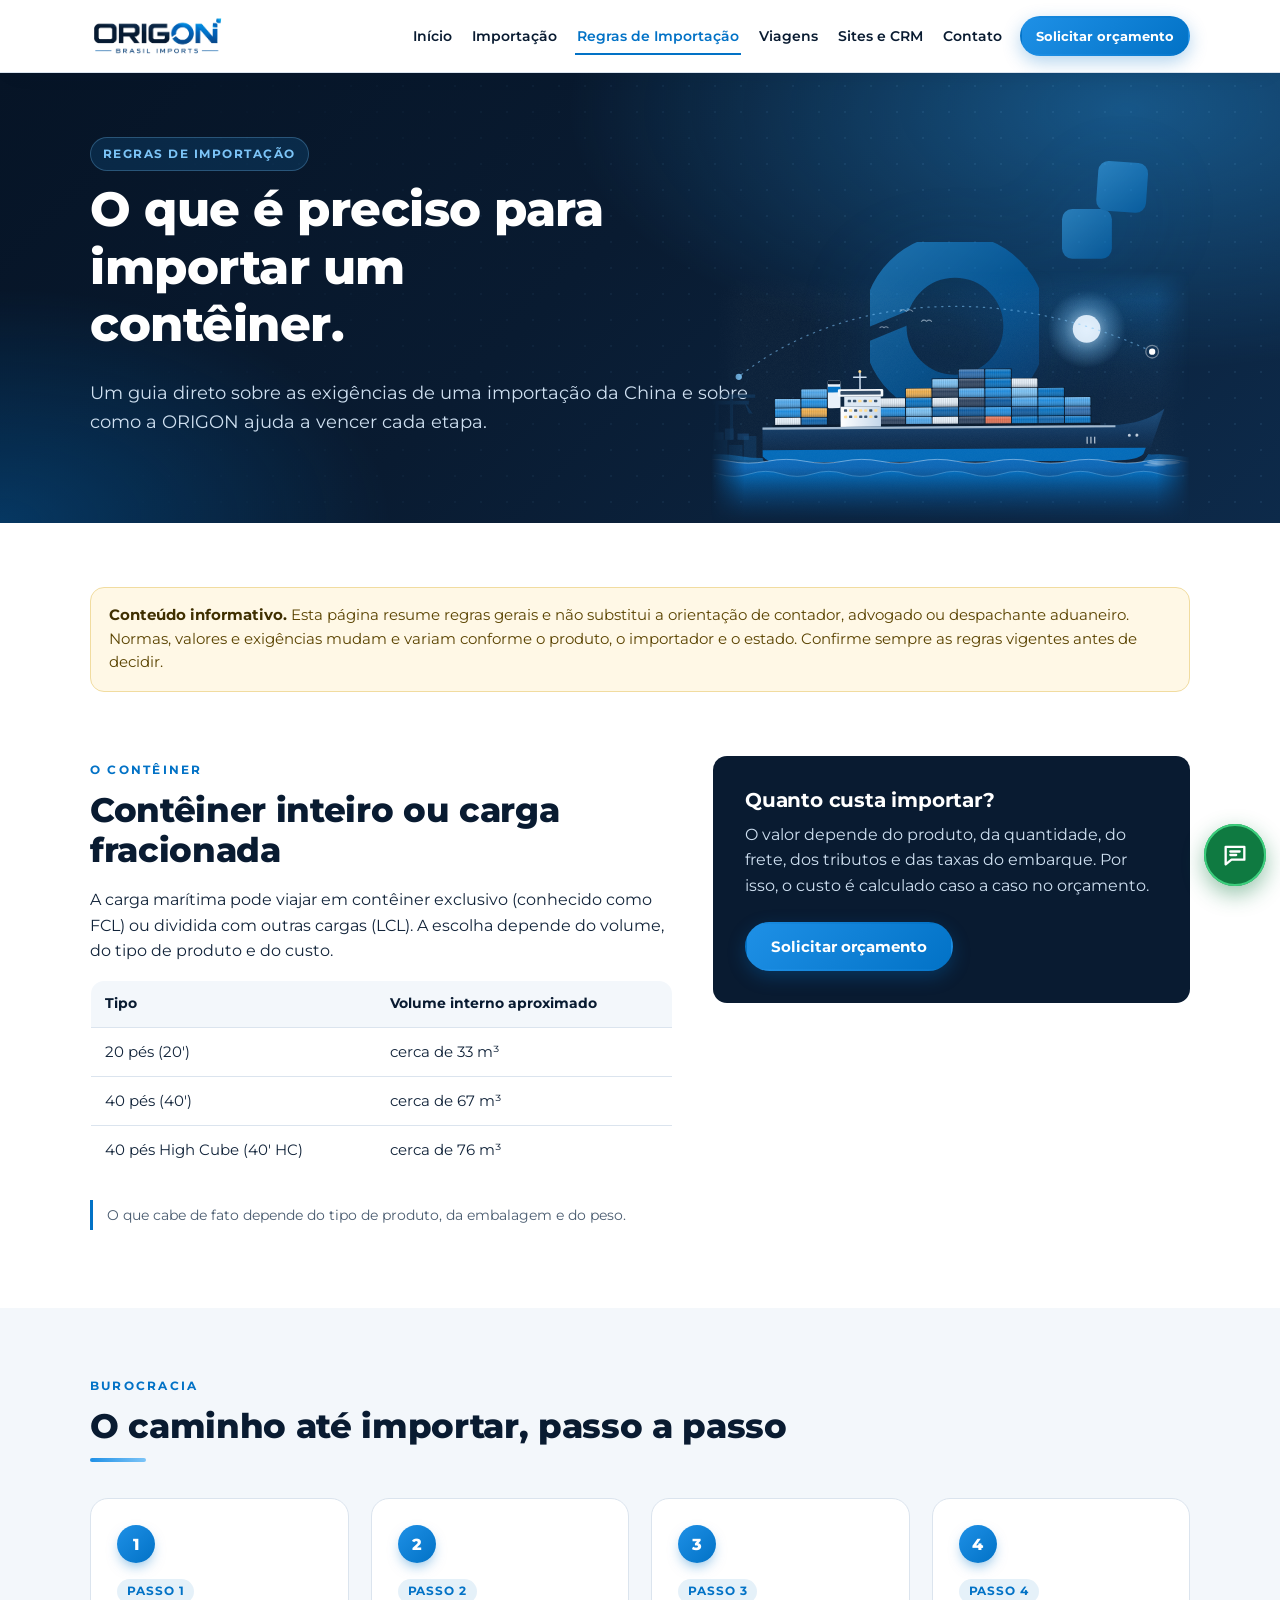
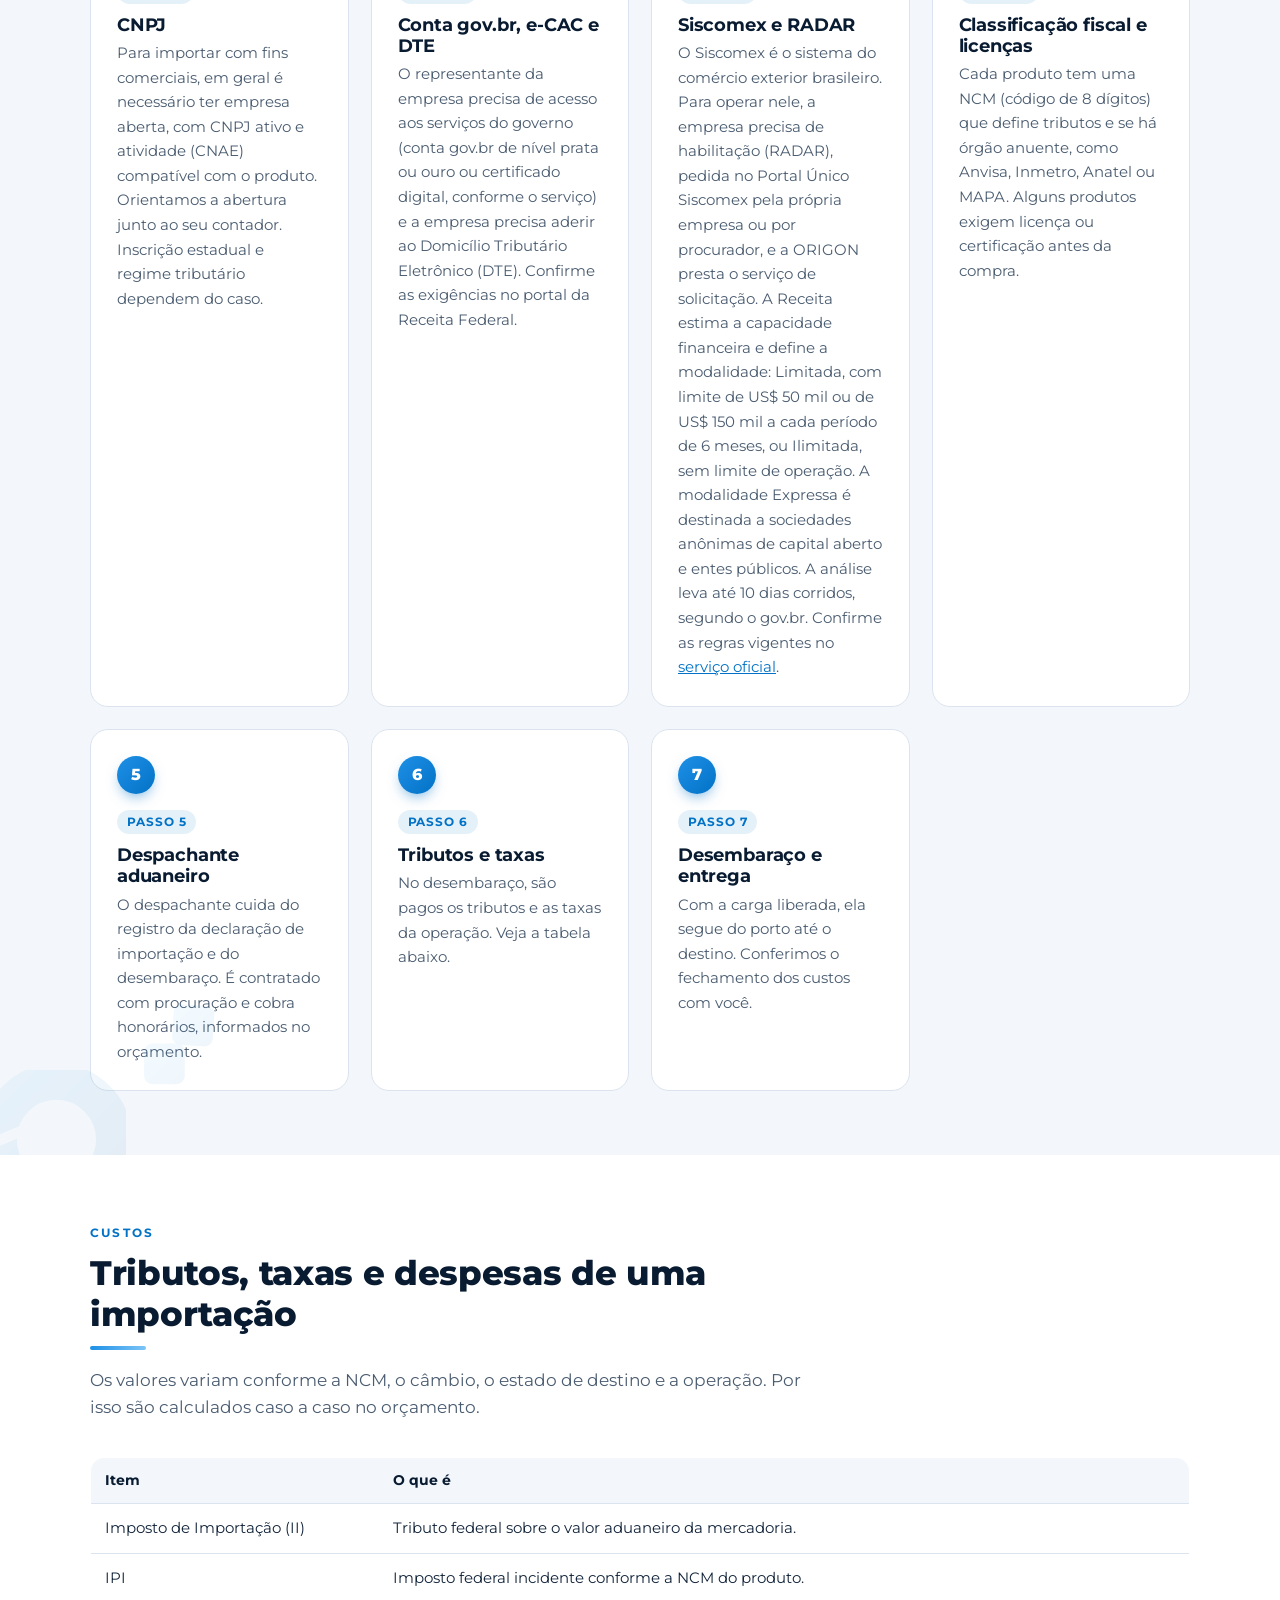
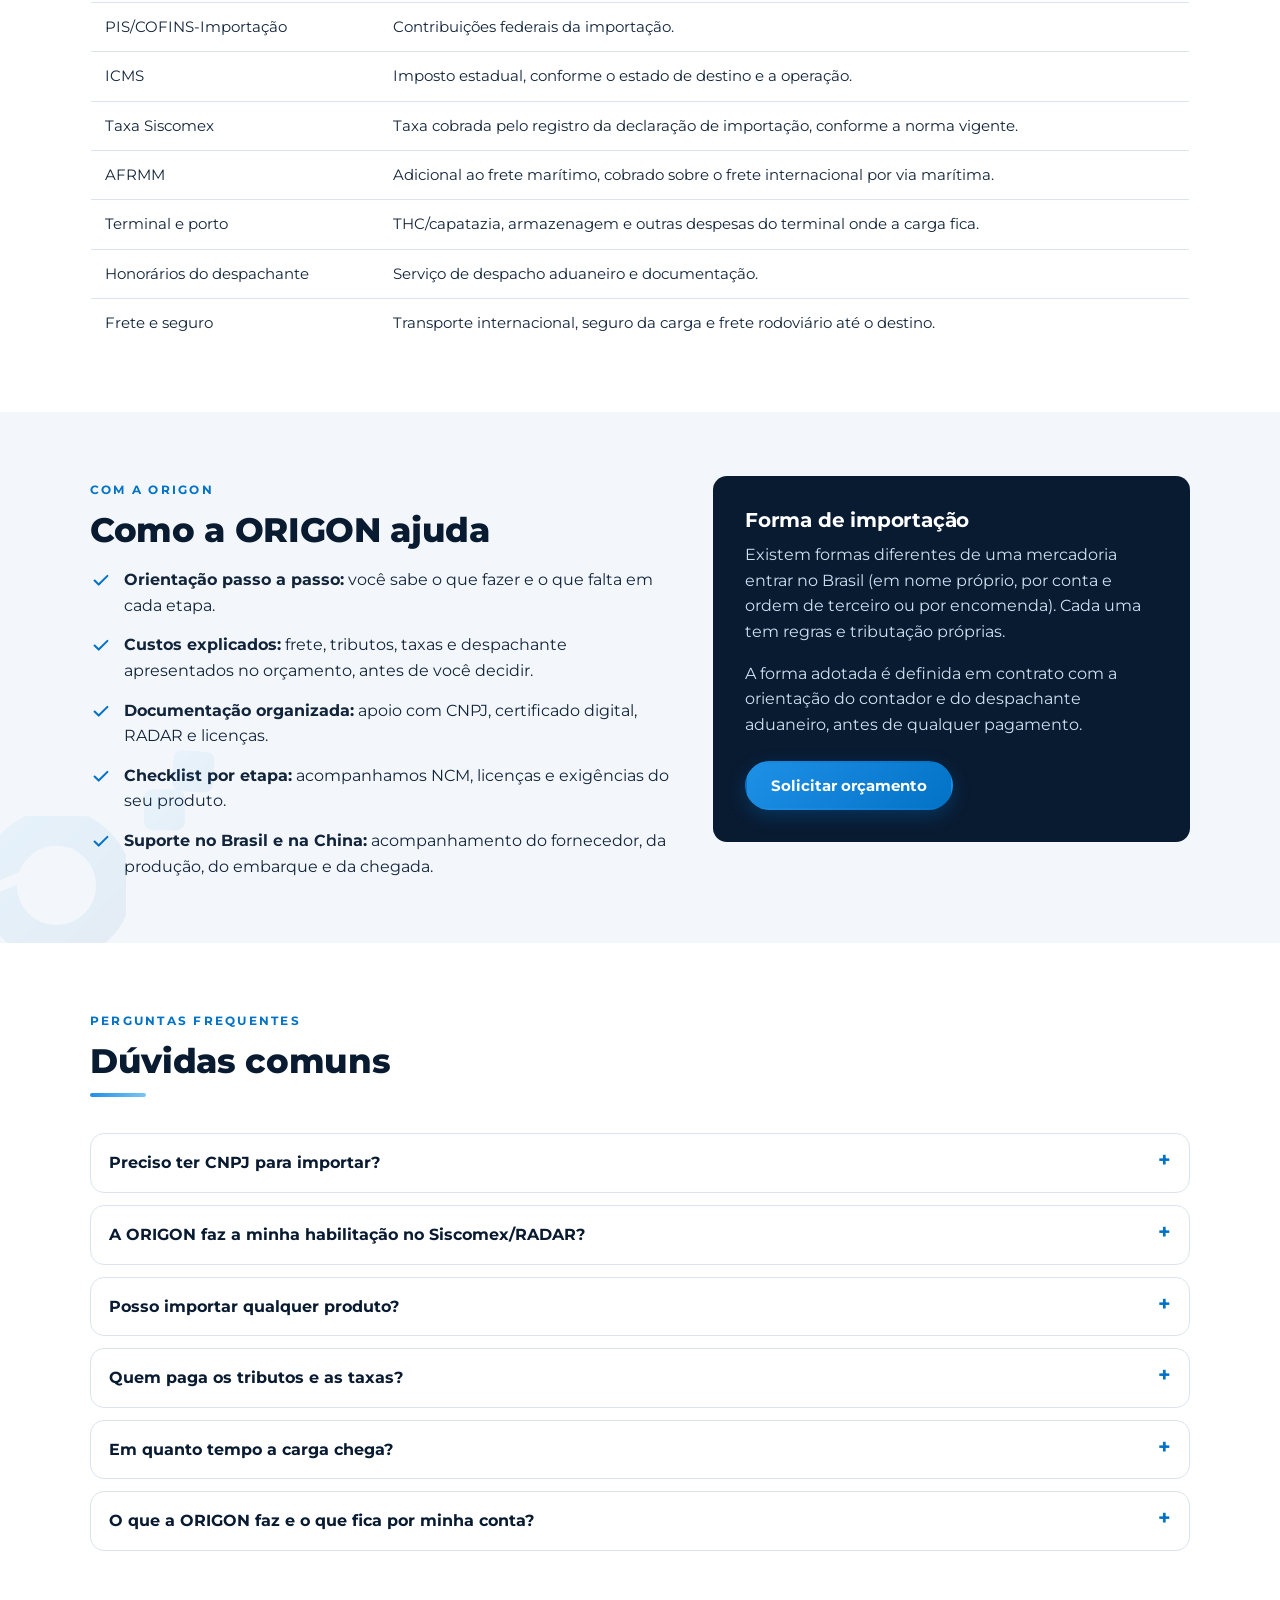
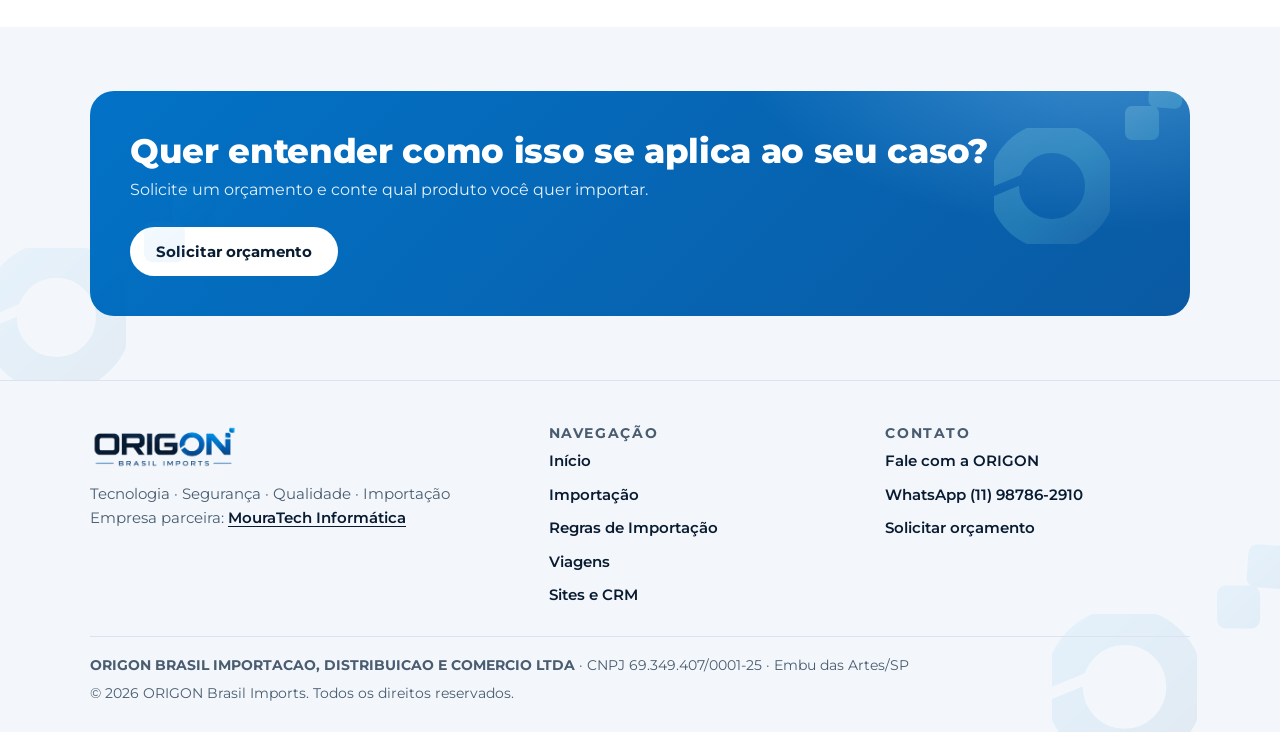
<file: regras-de-importacao.html>
<!doctype html>
<html lang="pt-BR">
<head>
  <meta charset="utf-8">
  <meta name="viewport" content="width=device-width, initial-scale=1, viewport-fit=cover">
  <meta name="robots" content="noindex, nofollow">
  <title>Regras de Importação | ORIGON Brasil Imports</title>
  <meta name="description" content="Entenda as regras para importar um contêiner da China: CNPJ, Siscomex e RADAR, despachante, tributos e taxas.">
  <meta name="theme-color" content="#091b31">
  <meta property="og:type" content="website">
  <meta property="og:locale" content="pt_BR">
  <meta property="og:site_name" content="ORIGON Brasil Imports">
  <meta property="og:title" content="Regras de Importação | ORIGON Brasil Imports">
  <meta property="og:description" content="Entenda as regras para importar um contêiner da China: CNPJ, Siscomex e RADAR, despachante, tributos e taxas.">
  <meta property="og:image" content="https://jardson55.github.io/origon-site-teste/assets/og-origon.png">
  <meta name="twitter:card" content="summary_large_image">
  <link rel="icon" type="image/png" href="assets/favicon-origon.png">
  <link rel="apple-touch-icon" href="assets/favicon-origon.png">
  <link rel="preconnect" href="https://fonts.googleapis.com">
  <link rel="preconnect" href="https://fonts.gstatic.com" crossorigin>
  <link href="https://fonts.googleapis.com/css2?family=Montserrat:wght@400;500;600;700;800&display=swap" rel="stylesheet">
  <link rel="stylesheet" href="css/style.css">
  <link rel="stylesheet" href="css/importacao.css?v=6">
  <link rel="stylesheet" href="css/marca.css?v=11">
</head>
<body>
  <a class="skip-link" href="#conteudo">Ir para o conteúdo</a>

  <header class="site-header">
    <div class="container header-inner">
      <a class="brand" href="index.html" aria-label="ORIGON Brasil Imports - página inicial">
        <img src="assets/logo-origon.png" alt="ORIGON Brasil Imports" width="150" height="44">
      </a>
      <button class="nav-toggle" type="button" aria-controls="menu" aria-expanded="false" aria-label="Abrir menu">
        <svg width="22" height="22" viewBox="0 0 24 24" fill="none" stroke="currentColor" stroke-width="2" stroke-linecap="round" aria-hidden="true"><path d="M4 7h16M4 12h16M4 17h16"/></svg>
      </button>
      <nav class="nav" id="menu" aria-label="Principal">
        <ul>
          <li><a class="nav-link" href="index.html">Início</a></li>
          <li><a class="nav-link" href="importacao-da-china.html">Importação</a></li>
          <li><a class="nav-link" href="regras-de-importacao.html" aria-current="page">Regras de Importação</a></li>
          <li><a class="nav-link" href="index.html#viagens">Viagens</a></li>
          <li><a class="nav-link" href="criacao-de-sites.html">Sites e CRM</a></li>
          <li><a class="nav-link" href="contato.html">Contato</a></li>
        </ul>
        <a class="btn btn--primary btn--sm" href="contato.html" data-quote>Solicitar orçamento</a>
      </nav>
    </div>
  </header>

  <main id="conteudo">
    <section class="hero hero--page">
      <div class="container">
        <span class="eyebrow">Regras de Importação</span>
        <h1>O que é preciso para importar um contêiner.</h1>
        <p class="lead">Um guia direto sobre as exigências de uma importação da China e sobre como a ORIGON ajuda a vencer cada etapa.</p>
        <img class="hero-art hero-art--sm" src="assets/navio-conteineres.svg?v=2" alt="" width="760" height="400" aria-hidden="true">
      </div>
    </section>

    <section class="section">
      <div class="container">
        <div class="aviso"><strong>Conteúdo informativo.</strong> Esta página resume regras gerais e não substitui a orientação de contador, advogado ou despachante aduaneiro. Normas, valores e exigências mudam e variam conforme o produto, o importador e o estado. Confirme sempre as regras vigentes antes de decidir.</div>
      </div>
    </section>

    <section class="section" style="padding-top:0">
      <div class="container split">
        <div>
          <span class="eyebrow">O contêiner</span>
          <h2>Contêiner inteiro ou carga fracionada</h2>
          <p>A carga marítima pode viajar em contêiner exclusivo (conhecido como FCL) ou dividida com outras cargas (LCL). A escolha depende do volume, do tipo de produto e do custo.</p>
          <div class="tabela-wrap"><table class="tabela">
            <thead><tr><th>Tipo</th><th>Volume interno aproximado</th></tr></thead>
            <tbody>
              <tr><td>20 pés (20')</td><td>cerca de 33 m³</td></tr>
              <tr><td>40 pés (40')</td><td>cerca de 67 m³</td></tr>
              <tr><td>40 pés High Cube (40' HC)</td><td>cerca de 76 m³</td></tr>
            </tbody></table></div>
          <p class="note">O que cabe de fato depende do tipo de produto, da embalagem e do peso.</p>
        </div>
        <div class="panel">
          <h3>Quanto custa importar?</h3>
          <p>O valor depende do produto, da quantidade, do frete, dos tributos e das taxas do embarque. Por isso, o custo é calculado caso a caso no orçamento.</p>
          <a class="btn btn--primary" href="contato.html" data-quote>Solicitar orçamento</a>
        </div>
      </div>
    </section>

    <section class="section section--soft">
      <div class="container">
        <div class="section-head">
          <span class="eyebrow">Burocracia</span>
          <h2>O caminho até importar, passo a passo</h2>
        </div>
        <ol class="steps steps--auto">
          <li><span class="etiqueta">Passo 1</span><h3>CNPJ</h3><p>Para importar com fins comerciais, em geral é necessário ter empresa aberta, com CNPJ ativo e atividade (CNAE) compatível com o produto. Orientamos a abertura junto ao seu contador. Inscrição estadual e regime tributário dependem do caso.</p></li>
          <li><span class="etiqueta">Passo 2</span><h3>Conta gov.br, e-CAC e DTE</h3><p>O representante da empresa precisa de acesso aos serviços do governo (conta gov.br de nível prata ou ouro ou certificado digital, conforme o serviço) e a empresa precisa aderir ao Domicílio Tributário Eletrônico (DTE). Confirme as exigências no portal da Receita Federal.</p></li>
          <li><span class="etiqueta">Passo 3</span><h3>Siscomex e RADAR</h3><p>O Siscomex é o sistema do comércio exterior brasileiro. Para operar nele, a empresa precisa de habilitação (RADAR), pedida no Portal Único Siscomex pela própria empresa ou por procurador, e a ORIGON presta o serviço de solicitação. A Receita estima a capacidade financeira e define a modalidade: Limitada, com limite de US$ 50 mil ou de US$ 150 mil a cada período de 6 meses, ou Ilimitada, sem limite de operação. A modalidade Expressa é destinada a sociedades anônimas de capital aberto e entes públicos. A análise leva até 10 dias corridos, segundo o gov.br. Confirme as regras vigentes no <a href="https://www.gov.br/pt-br/servicos/credenciar-pessoa-juridica-no-siscomex" target="_blank" rel="noopener">serviço oficial<span class="sr-only"> (abre em nova aba)</span></a>.</p></li>
          <li><span class="etiqueta">Passo 4</span><h3>Classificação fiscal e licenças</h3><p>Cada produto tem uma NCM (código de 8 dígitos) que define tributos e se há órgão anuente, como Anvisa, Inmetro, Anatel ou MAPA. Alguns produtos exigem licença ou certificação antes da compra.</p></li>
          <li><span class="etiqueta">Passo 5</span><h3>Despachante aduaneiro</h3><p>O despachante cuida do registro da declaração de importação e do desembaraço. É contratado com procuração e cobra honorários, informados no orçamento.</p></li>
          <li><span class="etiqueta">Passo 6</span><h3>Tributos e taxas</h3><p>No desembaraço, são pagos os tributos e as taxas da operação. Veja a tabela abaixo.</p></li>
          <li><span class="etiqueta">Passo 7</span><h3>Desembaraço e entrega</h3><p>Com a carga liberada, ela segue do porto até o destino. Conferimos o fechamento dos custos com você.</p></li>
        </ol>
      </div>
    </section>

    <section class="section">
      <div class="container">
        <div class="section-head">
          <span class="eyebrow">Custos</span>
          <h2>Tributos, taxas e despesas de uma importação</h2>
          <p>Os valores variam conforme a NCM, o câmbio, o estado de destino e a operação. Por isso são calculados caso a caso no orçamento.</p>
        </div>
        <div class="tabela-wrap"><table class="tabela">
          <thead><tr><th>Item</th><th>O que é</th></tr></thead>
          <tbody>
            <tr><td>Imposto de Importação (II)</td><td>Tributo federal sobre o valor aduaneiro da mercadoria.</td></tr>
            <tr><td>IPI</td><td>Imposto federal incidente conforme a NCM do produto.</td></tr>
            <tr><td>PIS/COFINS-Importação</td><td>Contribuições federais da importação.</td></tr>
            <tr><td>ICMS</td><td>Imposto estadual, conforme o estado de destino e a operação.</td></tr>
            <tr><td>Taxa Siscomex</td><td>Taxa cobrada pelo registro da declaração de importação, conforme a norma vigente.</td></tr>
            <tr><td>AFRMM</td><td>Adicional ao frete marítimo, cobrado sobre o frete internacional por via marítima.</td></tr>
            <tr><td>Terminal e porto</td><td>THC/capatazia, armazenagem e outras despesas do terminal onde a carga fica.</td></tr>
            <tr><td>Honorários do despachante</td><td>Serviço de despacho aduaneiro e documentação.</td></tr>
            <tr><td>Frete e seguro</td><td>Transporte internacional, seguro da carga e frete rodoviário até o destino.</td></tr>
          </tbody></table></div>
      </div>
    </section>

    <section class="section section--soft">
      <div class="container split">
        <div>
          <span class="eyebrow">Com a ORIGON</span>
          <h2>Como a ORIGON ajuda</h2>
          <ul class="checklist">
            <li><svg viewBox="0 0 24 24" fill="none" stroke="currentColor" stroke-width="2.2" stroke-linecap="round" stroke-linejoin="round" aria-hidden="true"><path d="M5 12.5l4.5 4.5L19 7.5"/></svg><span><strong>Orientação passo a passo:</strong> você sabe o que fazer e o que falta em cada etapa.</span></li>
            <li><svg viewBox="0 0 24 24" fill="none" stroke="currentColor" stroke-width="2.2" stroke-linecap="round" stroke-linejoin="round" aria-hidden="true"><path d="M5 12.5l4.5 4.5L19 7.5"/></svg><span><strong>Custos explicados:</strong> frete, tributos, taxas e despachante apresentados no orçamento, antes de você decidir.</span></li>
            <li><svg viewBox="0 0 24 24" fill="none" stroke="currentColor" stroke-width="2.2" stroke-linecap="round" stroke-linejoin="round" aria-hidden="true"><path d="M5 12.5l4.5 4.5L19 7.5"/></svg><span><strong>Documentação organizada:</strong> apoio com CNPJ, certificado digital, RADAR e licenças.</span></li>
            <li><svg viewBox="0 0 24 24" fill="none" stroke="currentColor" stroke-width="2.2" stroke-linecap="round" stroke-linejoin="round" aria-hidden="true"><path d="M5 12.5l4.5 4.5L19 7.5"/></svg><span><strong>Checklist por etapa:</strong> acompanhamos NCM, licenças e exigências do seu produto.</span></li>
            <li><svg viewBox="0 0 24 24" fill="none" stroke="currentColor" stroke-width="2.2" stroke-linecap="round" stroke-linejoin="round" aria-hidden="true"><path d="M5 12.5l4.5 4.5L19 7.5"/></svg><span><strong>Suporte no Brasil e na China:</strong> acompanhamento do fornecedor, da produção, do embarque e da chegada.</span></li>
          </ul>
        </div>
        <div class="panel">
          <h3>Forma de importação</h3>
          <p>Existem formas diferentes de uma mercadoria entrar no Brasil (em nome próprio, por conta e ordem de terceiro ou por encomenda). Cada uma tem regras e tributação próprias.</p>
          <p>A forma adotada é definida em contrato com a orientação do contador e do despachante aduaneiro, antes de qualquer pagamento.</p>
          <a class="btn btn--primary" href="contato.html" data-quote>Solicitar orçamento</a>
        </div>
      </div>
    </section>

    <section class="section">
      <div class="container">
        <div class="section-head">
          <span class="eyebrow">Perguntas frequentes</span>
          <h2>Dúvidas comuns</h2>
        </div>
        <div class="faq">
          <details><summary>Preciso ter CNPJ para importar?</summary><p>Para importação com fins comerciais, em geral sim. A situação de cada pessoa ou empresa é avaliada no atendimento, junto com o contador, antes de iniciar a importação.</p></details>
          <details><summary>A ORIGON faz a minha habilitação no Siscomex/RADAR?</summary><p>Sim, prestamos o serviço de solicitação de habilitação, com a autorização do responsável legal da empresa. A aprovação, a modalidade e o limite dependem da análise da Receita Federal, que estima até 10 dias corridos.</p></details>
          <details><summary>Posso importar qualquer produto?</summary><p>Não. Alguns produtos exigem licença, certificação ou anuência de órgãos como Anvisa, Inmetro, Anatel ou MAPA. A NCM e as exigências são verificadas antes da compra.</p></details>
          <details><summary>Quem paga os tributos e as taxas?</summary><p>Os tributos e as taxas da importação são pagos pelo importador. Os valores são estimados no orçamento e acompanhados por etapa.</p></details>
          <details><summary>Em quanto tempo a carga chega?</summary><p>O prazo depende da produção, da rota e do desembaraço. Ele é informado por embarque, e não prometemos um prazo fixo antes de conhecer o produto e o fornecedor.</p></details>
          <details><summary>O que a ORIGON faz e o que fica por minha conta?</summary><p>A ORIGON organiza o embarque, acompanha o fornecedor e orienta cada etapa. Contratação de despachante, formalização e pagamentos seguem o contrato firmado. O detalhamento é combinado no orçamento.</p></details>
        </div>
      </div>
    </section>

    <section class="section section--soft">
      <div class="container">
        <div class="cta-band">
          <div>
            <h2>Quer entender como isso se aplica ao seu caso?</h2>
            <p>Solicite um orçamento e conte qual produto você quer importar.</p>
          </div>
          <a class="btn btn--primary" href="contato.html" data-quote>Solicitar orçamento</a>
        </div>
      </div>
    </section>
  </main>

  <a class="fab-orcamento" href="contato.html" data-quote aria-label="Solicitar orçamento pelo WhatsApp (abre em nova aba)">
    <span class="fab-rotulo">Solicitar orçamento</span>
    <span class="fab-icone" aria-hidden="true"><svg viewBox="0 0 24 24" fill="none" stroke="currentColor" stroke-width="2" stroke-linecap="round" stroke-linejoin="round"><path d="M4 5h16v11H9l-5 4V5z"/><path d="M8 9h8M8 12h5"/></svg></span>
  </a>

  <footer class="site-footer">
    <div class="container">
      <div class="footer-grid">
        <div>
          <img src="assets/logo-origon.png" alt="ORIGON Brasil Imports" width="150" height="44">
          <p>Tecnologia · Segurança · Qualidade · Importação</p>
          <p>Empresa parceira: <a href="https://www.instagram.com/igormouratech/" target="_blank" rel="noopener">MouraTech Informática<span class="sr-only"> (Instagram, abre em nova aba)</span></a></p>
        </div>
        <div>
          <h3>Navegação</h3>
          <ul>
            <li><a href="index.html">Início</a></li>
            <li><a href="importacao-da-china.html">Importação</a></li>
            <li><a href="regras-de-importacao.html">Regras de Importação</a></li>
            <li><a href="index.html#viagens">Viagens</a></li>
            <li><a href="criacao-de-sites.html">Sites e CRM</a></li>
          </ul>
        </div>
        <div>
          <h3>Contato</h3>
          <ul>
            <li><a href="contato.html">Fale com a ORIGON</a></li>
            <li><a href="#" data-whatsapp-link hidden>WhatsApp <span data-whatsapp-numero></span></a></li>
            <li><a href="contato.html" data-quote>Solicitar orçamento</a></li>
          </ul>
        </div>
      </div>
      <div class="footer-bottom">
        <p class="legal"><strong>ORIGON BRASIL IMPORTACAO, DISTRIBUICAO E COMERCIO LTDA</strong> · CNPJ 69.349.407/0001-25 · Embu das Artes/SP</p>
        <p>© 2026 ORIGON Brasil Imports. Todos os direitos reservados.</p>
      </div>
    </div>
  </footer>

  <script src="js/config.js?v=2"></script>
  <script src="js/main.js?v=7"></script>
</body>
</html>
</file>
<file: css/style.css>
/* ORIGON Brasil Imports - estilos do site institucional
   Cores medidas no logo oficial: navy #091B31, azul #0272C6. */
:root {
  --navy: #091b31;
  --navy-2: #0d2a4a;
  --blue: #0272c6;
  --blue-light: #1e90e6;
  --sky: #7cc4f7;
  --ink: #12243a;
  --muted: #4a5c70;
  --line: #dbe4ee;
  --bg: #ffffff;
  --bg-soft: #f3f7fb;
  --radius: 14px;
  --shadow: 0 10px 30px rgba(9, 27, 49, 0.08);
  --font: "Montserrat", "Segoe UI", system-ui, -apple-system, Arial, sans-serif;
  --gutter: 20px;
}

*, *::before, *::after { box-sizing: border-box; }
html { scroll-behavior: smooth; }
body {
  margin: 0;
  font-family: var(--font);
  color: var(--ink);
  background: var(--bg);
  line-height: 1.6;
  -webkit-font-smoothing: antialiased;
}
img, svg { max-width: 100%; display: block; }
a { color: var(--blue); }
h1, h2, h3 { line-height: 1.2; margin: 0 0 .5em; color: var(--navy); letter-spacing: -0.01em; }
h1 { font-size: clamp(1.9rem, 5vw, 3rem); font-weight: 800; }
h2 { font-size: clamp(1.5rem, 3.4vw, 2.1rem); font-weight: 800; }
h3 { font-size: 1.1rem; font-weight: 700; }
p { margin: 0 0 1em; }

.container { width: 100%; max-width: 1140px; margin: 0 auto; padding: 0 var(--gutter); }
.section { padding: 64px 0; }
.section--soft { background: var(--bg-soft); }
.section-head { max-width: 720px; margin-bottom: 36px; }
.section-head p { color: var(--muted); font-size: 1.05rem; }
.eyebrow {
  display: inline-block; font-size: .78rem; font-weight: 700; letter-spacing: .18em;
  text-transform: uppercase; color: var(--blue); margin-bottom: 10px;
}

.skip-link {
  position: absolute; left: -999px; top: 8px; background: var(--navy); color: #fff;
  padding: 10px 16px; border-radius: 8px; z-index: 100;
}
.skip-link:focus { left: 8px; }
:focus-visible { outline: 3px solid var(--blue-light); outline-offset: 3px; border-radius: 4px; }

/* ---------- Cabeçalho ---------- */
.site-header {
  position: sticky; top: 0; z-index: 50; background: rgba(255,255,255,.96);
  backdrop-filter: blur(8px); border-bottom: 1px solid var(--line);
}
.header-inner { display: flex; align-items: center; justify-content: space-between; gap: 16px; min-height: 72px; }
.brand img { height: 44px; width: auto; }
.nav { display: flex; align-items: center; gap: 28px; }
.nav ul { display: flex; gap: 26px; list-style: none; margin: 0; padding: 0; }
.nav a.nav-link {
  text-decoration: none; color: var(--navy); font-weight: 600; font-size: .95rem;
  padding: 8px 2px; border-bottom: 2px solid transparent;
}
.nav a.nav-link:hover { color: var(--blue); }
.nav a.nav-link[aria-current="page"] { color: var(--blue); border-bottom-color: var(--blue); }
.nav-toggle {
  display: none; background: none; border: 1px solid var(--line); border-radius: 10px;
  width: 44px; height: 44px; cursor: pointer; color: var(--navy);
  align-items: center; justify-content: center;
}

/* ---------- Botões ---------- */
.btn {
  display: inline-flex; align-items: center; justify-content: center; gap: 8px;
  font: 700 .95rem var(--font); text-decoration: none; cursor: pointer;
  padding: 13px 24px; border-radius: 999px; border: 2px solid transparent;
  transition: transform .15s ease, background .15s ease, box-shadow .15s ease;
}
.btn:hover { transform: translateY(-1px); }
.btn--primary { background: var(--blue); color: #fff; box-shadow: 0 6px 18px rgba(2,114,198,.3); }
.btn--primary:hover { background: #0463ad; }
.btn--ghost { border-color: rgba(255,255,255,.55); color: #fff; background: transparent; }
.btn--ghost:hover { background: rgba(255,255,255,.1); }
.btn--outline { border-color: var(--blue); color: var(--blue); background: #fff; }
.btn--outline:hover { background: var(--bg-soft); }
.btn--sm { padding: 10px 18px; font-size: .88rem; }

/* ---------- Hero ---------- */
.hero {
  position: relative; overflow: hidden; color: #fff;
  background: radial-gradient(1200px 500px at 85% 20%, rgba(30,144,230,.35), transparent 60%),
              linear-gradient(135deg, var(--navy) 0%, var(--navy-2) 100%);
}
.hero .container { position: relative; z-index: 1; padding-top: 80px; padding-bottom: 88px; }
.hero h1 { color: #fff; max-width: 17ch; }
.hero p.lead { color: #cfe0f1; font-size: 1.15rem; max-width: 56ch; }
.hero .eyebrow { color: var(--sky); }
.hero-actions { display: flex; flex-wrap: wrap; gap: 14px; margin-top: 28px; }
.hero-squares { position: absolute; right: 4%; top: 50%; transform: translateY(-50%); width: 300px; height: 300px; pointer-events: none; }
.hero-squares span {
  position: absolute; border-radius: 14px;
  background: linear-gradient(135deg, var(--blue-light), var(--blue)); opacity: .9;
}
.hero-squares span:nth-child(1) { width: 140px; height: 140px; right: 0; top: 10px; opacity: .95; }
.hero-squares span:nth-child(2) { width: 84px; height: 84px; right: 156px; top: 120px; opacity: .6; }
.hero-squares span:nth-child(3) { width: 56px; height: 56px; right: 40px; top: 170px; opacity: .4; }
.hero-squares span:nth-child(4) { width: 36px; height: 36px; right: 190px; top: 40px; opacity: .3; }

.hero--page .container { padding-top: 64px; padding-bottom: 68px; }
.price-badge {
  display: inline-block; margin-top: 22px; padding: 10px 20px; border-radius: 999px;
  background: rgba(255,255,255,.1); border: 1px solid rgba(255,255,255,.3);
  font-weight: 700; font-size: 1.05rem; color: #fff;
}
.price-badge strong { color: var(--sky); font-size: 1.25rem; }

/* ---------- Pilares ---------- */
.pillars { background: #fff; border-bottom: 1px solid var(--line); }
.pillars-grid { display: grid; grid-template-columns: repeat(4, 1fr); gap: 0; }
.pillar { display: flex; align-items: center; gap: 14px; padding: 24px 18px; border-left: 1px solid var(--line); font-weight: 700; color: var(--navy); line-height: 1.25; font-size: .95rem; text-transform: uppercase; letter-spacing: .02em; }
.pillar:first-child { border-left: 0; }
.pillar svg { width: 40px; height: 40px; flex: none; color: var(--navy); }

/* ---------- Cards ---------- */
.grid { display: grid; gap: 22px; }
.grid--4 { grid-template-columns: repeat(4, 1fr); }
.grid--3 { grid-template-columns: repeat(3, 1fr); }
.grid--2 { grid-template-columns: repeat(2, 1fr); }
.card {
  background: #fff; border: 1px solid var(--line); border-radius: var(--radius);
  padding: 26px; box-shadow: var(--shadow);
}
.card .icon {
  width: 48px; height: 48px; border-radius: 12px; margin-bottom: 16px;
  background: linear-gradient(135deg, var(--blue-light), var(--blue)); color: #fff;
  display: flex; align-items: center; justify-content: center;
}
.card .icon svg { width: 26px; height: 26px; }
.card p { color: var(--muted); margin: 0; font-size: .96rem; }
.card .btn { margin-top: 18px; }

.checklist { list-style: none; margin: 0; padding: 0; display: grid; gap: 14px; }
.checklist li { display: flex; gap: 12px; align-items: flex-start; }
.checklist svg { width: 22px; height: 22px; flex: none; color: var(--blue); margin-top: 2px; }

.split { display: grid; grid-template-columns: 1.1fr .9fr; gap: 40px; align-items: start; }
.panel {
  background: var(--navy); color: #dbe8f5; border-radius: var(--radius); padding: 32px;
}
.panel h3 { color: #fff; font-size: 1.25rem; }
.panel p { color: #cfe0f1; }
.panel .btn { margin-top: 8px; }

.steps { counter-reset: step; list-style: none; margin: 0; padding: 0; display: grid; grid-template-columns: repeat(3, 1fr); gap: 22px; }
.steps li { counter-increment: step; background: #fff; border: 1px solid var(--line); border-radius: var(--radius); padding: 26px; }
.steps li::before {
  content: counter(step); display: flex; align-items: center; justify-content: center;
  width: 38px; height: 38px; border-radius: 50%; background: var(--blue); color: #fff; font-weight: 800; margin-bottom: 14px;
}
.steps p { color: var(--muted); margin: 0; font-size: .96rem; }

.note { font-size: .88rem; color: var(--muted); border-left: 3px solid var(--blue); padding: 4px 0 4px 14px; margin-top: 24px; }

/* ---------- Faixa de chamada ---------- */
.cta-band {
  background: linear-gradient(135deg, var(--blue) 0%, #0a5aa3 100%); color: #fff; border-radius: 20px;
  padding: 40px; display: flex; align-items: center; justify-content: space-between; gap: 24px; flex-wrap: wrap;
}
.cta-band h2 { color: #fff; margin: 0 0 6px; }
.cta-band p { margin: 0; color: #e4f1fb; }
.cta-band .btn--primary { background: #fff; color: var(--navy); box-shadow: none; }
.cta-band .btn--primary:hover { background: #eaf3fb; }

/* ---------- Contato ---------- */
.contact-card { display: flex; gap: 16px; align-items: flex-start; }
.contact-card .icon { margin: 0; flex: none; }
.contact-card a { font-weight: 700; word-break: break-word; }
.contact-card [data-empty] { color: var(--muted); font-style: italic; }

/* ---------- Rodapé ---------- */
.site-footer { background: var(--bg-soft); border-top: 1px solid var(--line); padding: 44px 0 28px; }
.footer-grid { display: grid; grid-template-columns: 1.4fr 1fr 1fr; gap: 32px; }
.footer-grid img { height: 44px; width: auto; margin-bottom: 14px; }
.footer-grid h3 { font-size: .85rem; letter-spacing: .12em; text-transform: uppercase; color: var(--muted); }
.footer-grid ul { list-style: none; margin: 0; padding: 0; display: grid; gap: 8px; }
.footer-grid a { color: var(--navy); text-decoration: none; font-weight: 600; font-size: .95rem; }
.footer-grid a:hover { color: var(--blue); }
.footer-grid p { color: var(--muted); font-size: .92rem; margin: 0; }
.footer-bottom { border-top: 1px solid var(--line); margin-top: 28px; padding-top: 18px; font-size: .85rem; color: var(--muted); }

/* ---------- Responsivo ---------- */
@media (max-width: 960px) {
  .grid--4 { grid-template-columns: repeat(2, 1fr); }
  .grid--3 { grid-template-columns: repeat(2, 1fr); }
  .split { grid-template-columns: 1fr; }
  .steps { grid-template-columns: 1fr; }
  .pillars-grid { grid-template-columns: repeat(2, 1fr); }
  .pillar:nth-child(3) { border-left: 0; }
  .pillar:nth-child(n+3) { border-top: 1px solid var(--line); }
  .hero-squares { opacity: .35; right: -60px; }
  .footer-grid { grid-template-columns: 1fr 1fr; }
  .footer-grid > :first-child { grid-column: 1 / -1; }
}

@media (max-width: 1080px) {
  .nav-toggle { display: inline-flex; }
  .nav {
    position: absolute; left: 0; right: 0; top: 100%; background: #fff; border-bottom: 1px solid var(--line);
    padding: 12px var(--gutter) 22px; flex-direction: column; align-items: stretch; gap: 14px; display: none;
    box-shadow: 0 14px 24px rgba(9,27,49,.08);
  }
  .nav.is-open { display: flex; }
  .nav ul { flex-direction: column; gap: 0; }
  .nav a.nav-link { display: block; padding: 14px 2px; border-bottom: 1px solid var(--line); }
  .nav a.nav-link[aria-current="page"] { border-bottom-color: var(--line); }
  .nav .btn { width: 100%; }
}

@media (max-width: 560px) {
  :root { --gutter: 16px; }
  .section { padding: 48px 0; }
  .grid--4, .grid--3, .grid--2 { grid-template-columns: 1fr; }
  .pillars-grid { grid-template-columns: 1fr; }
  .pillar { border-left: 0; border-top: 1px solid var(--line); padding: 16px 4px; }
  .pillar:first-child { border-top: 0; }
  .hero .container { padding-top: 52px; padding-bottom: 56px; }
  .hero-squares { display: none; }
  .hero-actions .btn { width: 100%; }
  .cta-band { padding: 28px 22px; }
  .cta-band .btn { width: 100%; }
  .footer-grid { grid-template-columns: 1fr; }
  .brand img { height: 38px; }
}

@media (prefers-reduced-motion: reduce) {
  html { scroll-behavior: auto; }
  .btn { transition: none; }
}
</file>
<file: css/importacao.css>
/* Complementos do site: ilustração marítima, botão pulsante, parceria, simulador e regras */

/* ---------- Ilustração do hero (navio com contêineres) ---------- */
.hero-art { position: absolute; right: var(--gutter); bottom: 0; width: min(560px, 48%); height: auto; pointer-events: none; }
.hero .container { min-height: 400px; }
.hero--page .container { min-height: 300px; }
.hero-art--sm { width: min(440px, 40%); }
@media (max-width: 960px) {
  .hero-art, .hero-art--sm { position: static; display: block; width: min(440px, 100%); margin: 28px auto -28px; }
  .hero .container { min-height: 0; }
  .hero--page .container { padding-bottom: 40px; }
}

/* ---------- Botão flutuante pulsante ---------- */
.fab-orcamento { position: fixed; right: 18px; bottom: 18px; z-index: 60; display: flex; align-items: center; gap: 10px; text-decoration: none; }
.fab-icone { position: relative; width: 62px; height: 62px; border-radius: 50%; background: #0f7a41; color: #fff; display: flex; align-items: center; justify-content: center; box-shadow: 0 8px 22px rgba(15,122,65,.45); }
.fab-icone svg { width: 28px; height: 28px; }
.fab-icone { animation: fab-respira 3.6s ease-in-out infinite; }
.fab-icone::before { content: ""; position: absolute; inset: 0; border-radius: 50%; border: 2px solid #3ccf7d; animation: fab-pulso 3.6s ease-out infinite; }
@keyframes fab-pulso { 0% { transform: scale(1); opacity: .5; } 70%, 100% { transform: scale(1.5); opacity: 0; } }
@keyframes fab-respira { 0%, 100% { transform: scale(1); } 50% { transform: scale(1.045); } }
.fab-rotulo { order: -1; background: var(--navy); color: #fff; font-weight: 700; font-size: .85rem; padding: 9px 14px; border-radius: 999px; opacity: 0; transform: translateX(8px); transition: opacity .2s, transform .2s; pointer-events: none; white-space: nowrap; }
.fab-orcamento:hover .fab-rotulo, .fab-orcamento:focus-visible .fab-rotulo { opacity: 1; transform: none; }
.fab-orcamento:hover .fab-icone { background: #0b6636; }
@media (max-width: 560px) { .fab-rotulo { display: none; } .fab-orcamento { right: 14px; bottom: 14px; } }
@media (prefers-reduced-motion: reduce) { .fab-icone, .fab-icone::before { animation: none; } .fab-icone::before { opacity: 0; } }

/* ---------- Parceria ---------- */
.center { text-align: center; margin-left: auto; margin-right: auto; }
.partner { display: grid; grid-template-columns: 1fr auto 1fr; gap: 28px; align-items: center; background: #fff; border: 1px solid var(--line); border-radius: 20px; padding: 32px; box-shadow: var(--shadow); }
.partner-col { text-align: center; }
.partner-col img { height: 72px; width: auto; margin: 0 auto 12px; }
.partner-col p { margin: 0; color: var(--muted); font-size: .92rem; }
.partner-sep { width: 1px; align-self: stretch; background: var(--line); }
@media (max-width: 760px) {
  .partner { grid-template-columns: 1fr; padding: 24px 18px; }
  .partner-sep { width: 100%; height: 1px; }
  .partner-col img { height: 60px; max-width: 100%; }
}

/* ---------- Passos e regras ---------- */
.steps--auto { grid-template-columns: repeat(auto-fit, minmax(250px, 1fr)); }
.steps--auto li h3 { margin-bottom: .35em; }
.etiqueta { display: inline-block; font-size: .72rem; font-weight: 700; letter-spacing: .08em; text-transform: uppercase; color: var(--blue); background: rgba(2,114,198,.1); padding: 3px 10px; border-radius: 999px; margin-bottom: 10px; }
.lista-simples { margin: 0; padding-left: 1.1em; color: var(--muted); font-size: .96rem; }
.lista-simples li { margin-bottom: 6px; }
.aviso { background: #fff8e6; border: 1px solid #f1dca0; color: #5a4300; border-radius: var(--radius); padding: 16px 18px; font-size: .92rem; }
.aviso strong { color: #3f2f00; }
.tabela-wrap { overflow-x: auto; }
.tabela { width: 100%; border-collapse: collapse; font-size: .95rem; background: #fff; border: 1px solid var(--line); border-radius: var(--radius); overflow: hidden; }
.tabela th, .tabela td { text-align: left; padding: 12px 14px; border-bottom: 1px solid var(--line); vertical-align: top; }
.tabela th { background: var(--bg-soft); color: var(--navy); font-size: .85rem; }
.tabela tr:last-child td { border-bottom: 0; }

/* ---------- Simulador de cotas ---------- */
.calc { display: grid; grid-template-columns: 1fr 1fr; gap: 28px; align-items: start; }
.calc-form { background: #fff; border: 1px solid var(--line); border-radius: 20px; padding: 28px; box-shadow: var(--shadow); }
.calc-form label { display: block; font-weight: 700; font-size: .9rem; margin: 14px 0 6px; color: var(--navy); }
.calc-form label:first-child { margin-top: 0; }
.calc-form input { width: 100%; padding: 12px 14px; border: 1px solid var(--line); border-radius: 10px; font: inherit; }
.calc-form input:focus { outline: 3px solid rgba(2,114,198,.3); border-color: var(--blue); }
.calc-form .dica { font-size: .82rem; color: var(--muted); margin-top: 4px; }
.calc-saida { background: var(--navy); color: #dbe8f5; border-radius: 20px; padding: 28px; }
.calc-saida .valor { font-size: clamp(1.8rem, 5vw, 2.6rem); font-weight: 800; color: #fff; line-height: 1.1; }
.calc-saida .rotulo { font-size: .82rem; letter-spacing: .1em; text-transform: uppercase; color: var(--sky); margin-bottom: 4px; }
.calc-saida .linha { margin-top: 18px; }
.calc-saida .nota { font-size: .85rem; color: #b8cde3; margin-top: 18px; border-top: 1px solid rgba(255,255,255,.15); padding-top: 14px; }
.calc-saida [data-erro] { color: #ffb4b4; }
@media (max-width: 860px) { .calc { grid-template-columns: 1fr; } }

/* ---------- FAQ ---------- */
.faq details { background: #fff; border: 1px solid var(--line); border-radius: var(--radius); padding: 0 18px; margin-bottom: 12px; }
.faq summary { cursor: pointer; font-weight: 700; color: var(--navy); padding: 16px 0; list-style: none; display: flex; justify-content: space-between; gap: 12px; }
.faq summary::after { content: "+"; font-size: 1.3rem; line-height: 1; color: var(--blue); }
.faq details[open] summary::after { content: "–"; }
.faq details p { color: var(--muted); margin: 0 0 16px; }

/* ---------- Refinamento visual (camada moderna; mesma identidade) ---------- */
.hero-art { width: min(660px, 52%); }
.hero-art--sm { width: min(500px, 42%); }
.hero::before {
  content: ""; position: absolute; inset: 0; pointer-events: none; opacity: .5;
  background-image: radial-gradient(rgba(124,196,247,.18) 1px, transparent 1.4px);
  background-size: 26px 26px;
  -webkit-mask-image: linear-gradient(100deg, transparent 8%, #000 70%);
          mask-image: linear-gradient(100deg, transparent 8%, #000 70%);
}
.hero .eyebrow {
  display: inline-block; padding: 6px 12px; border-radius: 999px;
  background: rgba(30,144,230,.16); border: 1px solid rgba(124,196,247,.28);
  letter-spacing: .12em;
}
.card, .steps li, .partner { transition: transform .25s ease, box-shadow .25s ease, border-color .25s ease; }
.card { border-radius: 18px; box-shadow: 0 1px 2px rgba(9,27,49,.05), 0 10px 28px -14px rgba(9,27,49,.18); }
.card:hover, .steps li:hover { transform: translateY(-4px); border-color: rgba(2,114,198,.35); box-shadow: 0 2px 4px rgba(9,27,49,.06), 0 22px 40px -18px rgba(2,114,198,.35); }
.steps li { border-radius: 18px; }
.steps li::before { box-shadow: 0 6px 14px -4px rgba(2,114,198,.55); background: linear-gradient(135deg, var(--blue-light), var(--blue)); }
.cta-band {
  position: relative; overflow: hidden; border-radius: 24px;
  background: radial-gradient(520px 260px at 92% -20%, rgba(124,196,247,.45), transparent 70%),
              linear-gradient(135deg, var(--blue) 0%, #0a5aa3 100%);
}
.cta-band > * { position: relative; }
.pillar { transition: background .2s ease; }
.pillar:hover { background: var(--bg-soft); }
@media (max-width: 960px) {
  .hero-art, .hero-art--sm { width: min(480px, 100%); }
}
@media (prefers-reduced-motion: reduce) {
  .card, .steps li, .partner { transition: none; }
  .card:hover, .steps li:hover { transform: none; }
}

/* ---------- Rodapé legal, botões com pulso suave e entrada dos blocos ---------- */
.footer-bottom .legal { margin: 0 0 6px; }
.footer-bottom p:last-child { margin: 0; }
.btn--whatsapp { background: #0f7a41; color: #fff; box-shadow: 0 6px 18px rgba(15,122,65,.3); }
.btn--whatsapp:hover { background: #0b6636; }
.btn--whatsapp[data-empty] { background: #e7edf3; color: var(--muted); box-shadow: none; font-style: normal; }
.pulse-soft { animation: pulso-suave 3.6s ease-in-out infinite; }
.btn--whatsapp.pulse-soft { --pulso: 15,122,65; }
.btn--primary.pulse-soft { --pulso: 2,114,198; }
.btn--whatsapp[data-empty].pulse-soft { animation: none; }
@keyframes pulso-suave { 0%, 100% { box-shadow: 0 6px 18px rgba(var(--pulso),.3), 0 0 0 0 rgba(var(--pulso),.35); } 50% { box-shadow: 0 6px 18px rgba(var(--pulso),.3), 0 0 0 9px rgba(var(--pulso),0); } }
.contact-card .btn { margin-top: 4px; }
.site-header { box-shadow: 0 1px 0 rgba(9,27,49,.04), 0 8px 24px -18px rgba(9,27,49,.35); }
.reveal { opacity: 0; transform: translateY(14px); transition: opacity .5s ease, transform .5s ease; }
.reveal.in { opacity: 1; transform: none; }
@media (prefers-reduced-motion: reduce) {
  .pulse-soft { animation: none; }
  .reveal { opacity: 1; transform: none; transition: none; }
}
@media (min-width: 561px) and (max-width: 960px) { #diferenciais .grid--3 > :last-child { grid-column: 1 / -1; } }

/* ---------- Contato ---------- */
.contact-num { margin: 0 0 8px; font-weight: 700; color: var(--navy); font-size: 1.05rem; }
.contact-desc { margin: 0 0 10px; color: var(--muted); font-size: .95rem; }
[hidden] { display: none !important; }
@media (min-width:561px) and (max-width:960px) { .contact-grid > :nth-child(3) { grid-column: 1 / -1; } }
</file>
<file: css/marca.css>
/* Camada de marca: marca d'água dinâmica, destaque visual, clientes, serviços e mobile em tela cheia */

/* ---------- Marca d'água (símbolo ORIGON) ---------- */
.hero, .viagens, .section--soft, .cta-band, .site-footer { position: relative; overflow: hidden; }
.viagens::after { content: ""; position: absolute; pointer-events: none; z-index: 0; background: url(../assets/simbolo-origon.svg) no-repeat center / contain; width: 420px; aspect-ratio: 300 / 255; left: -110px; bottom: -120px; opacity: .1; transform: translate3d(0, var(--py, 0px), 0); }
.hero::after, .section--soft::after, .cta-band::after, .site-footer::after {
  content: ""; position: absolute; pointer-events: none; z-index: 0;
  background: url(../assets/simbolo-origon.svg) no-repeat center / contain;
  transform: translate3d(0, var(--py, 0px), 0);
}
.hero::after { width: min(620px, 78vw); aspect-ratio: 300 / 255; right: -9%; top: -14%; opacity: .2; animation: wm-flutua 16s ease-in-out infinite; }
.section--soft::after { width: 360px; aspect-ratio: 300 / 255; left: -90px; bottom: -70px; opacity: .06; }
.cta-band::after { width: 300px; aspect-ratio: 300 / 255; right: -40px; top: -50px; opacity: .22; filter: brightness(2.2) saturate(.4); }
.site-footer::after { width: 380px; aspect-ratio: 300 / 255; right: -70px; bottom: -110px; opacity: .07; }
.hero > .container, .site-footer > .container { position: relative; z-index: 1; }
@keyframes wm-flutua {
  0%, 100% { rotate: -4deg; scale: 1; }
  50% { rotate: 5deg; scale: 1.05; }
}

/* ---------- Destaque visual ---------- */
.hero { background:
    radial-gradient(900px 420px at 88% 8%, rgba(39,160,242,.42), transparent 62%),
    radial-gradient(600px 360px at 0% 100%, rgba(2,114,198,.35), transparent 65%),
    linear-gradient(135deg, #061426 0%, var(--navy) 45%, var(--navy-2) 100%); }
.hero h1 .grad { background: linear-gradient(90deg, #7cc4f7, #27a0f2 55%, #8fe0ff); -webkit-background-clip: text; background-clip: text; color: transparent; background-size: 200% 100%; animation: brilho 6s ease-in-out infinite; }
@keyframes brilho { 0%, 100% { background-position: 0 0; } 50% { background-position: 100% 0; } }
.chips { list-style: none; margin: 26px 0 0; padding: 0; display: flex; flex-wrap: wrap; gap: 10px; }
.chips li { display: inline-flex; align-items: center; gap: 8px; padding: 8px 14px; border-radius: 999px; font-size: .84rem; font-weight: 600; color: #e4f1fb; background: rgba(255,255,255,.08); border: 1px solid rgba(255,255,255,.18); backdrop-filter: blur(4px); }
.chips li::before { content: ""; width: 8px; height: 8px; border-radius: 3px; background: linear-gradient(135deg, #7cc4f7, #1e90e6); flex: none; }
.btn--primary { background: linear-gradient(135deg, #1e90e6, #0272c6); }
.btn--primary:hover { background: linear-gradient(135deg, #2a9cf0, #0463ad); }
.section-head h2 { position: relative; }
.section-head h2::after { content: ""; display: block; width: 56px; height: 4px; border-radius: 4px; margin-top: 12px; background: linear-gradient(90deg, var(--blue-light), var(--sky)); }
.section-head.center h2::after { margin-left: auto; margin-right: auto; }

/* ---------- Serviços (site, manutenção e CRM) ---------- */
.servico-preco { display: inline-block; margin-top: 14px; font-size: .8rem; font-weight: 700; letter-spacing: .06em; text-transform: uppercase; color: var(--blue); background: rgba(2,114,198,.1); padding: 5px 12px; border-radius: 999px; }
.card .lista-simples { margin-top: 12px; }

/* ---------- Mobile em tela cheia (smartphone) ---------- */
@supports (padding: max(0px)) {
  .fab-orcamento { right: max(14px, env(safe-area-inset-right)); bottom: max(14px, env(safe-area-inset-bottom)); }
}
@media (max-width: 560px) {
  /* backdrop-filter faria do cabeçalho o bloco de contenção do menu fixo */
  .site-header { backdrop-filter: none; -webkit-backdrop-filter: none; background: #fff; }
  .site-header .header-inner { min-height: 64px; }
  .brand img { height: 36px; }
  .nav-toggle { width: 46px; height: 46px; }

  /* menu em tela cheia */
  .nav { position: fixed; left: 0; right: 0; top: 64px; bottom: 0; height: auto; overflow-y: auto; padding: 8px var(--gutter) max(24px, env(safe-area-inset-bottom)); border: 0; box-shadow: none; justify-content: flex-start; gap: 20px; }
  .nav a.nav-link { font-size: 1.15rem; padding: 18px 2px; }
  .nav .btn { margin-top: auto; padding: 16px 24px; font-size: 1rem; }

  /* tela inicial ocupa a tela inteira */
  main > .hero:first-child { min-height: calc(100vh - 64px); min-height: calc(100svh - 64px); display: flex; flex-direction: column; justify-content: center; }
  main > .hero:first-child .container { min-height: 0; padding-top: 28px; padding-bottom: 20px; display: flex; flex-direction: column; justify-content: center; flex: 1; }
  .hero h1 { font-size: clamp(1.85rem, 8.2vw, 2.3rem); max-width: none; margin-bottom: .4em; }
  .hero p.lead { font-size: .95rem; line-height: 1.5; margin-bottom: 0; }
  .hero .eyebrow { font-size: .7rem; align-self: flex-start; }
  .hero-actions { margin-top: 20px; gap: 10px; }
  .hero-actions .btn { width: 100%; padding: 13px 20px; }
  .hero .chips { display: none; }
  .hero-art, .hero-art--sm { width: 108%; max-width: none; margin: 10px -4% -4px; }
  .hero--page .container { padding-top: 40px; padding-bottom: 28px; }
  .hero::after { width: 92vw; right: -34%; top: -6%; opacity: .18; }

  .section { padding: 44px 0; }
  .section-head { margin-bottom: 26px; }
  .btn { min-height: 48px; }
  .cta-band { text-align: left; }
  .contact-card .btn { width: 100%; }
  .contact-card > div:last-child { flex: 1; min-width: 0; }
  .fab-icone { width: 58px; height: 58px; }
}
@media (prefers-reduced-motion: reduce) {
  .hero::after { animation: none; }
  .hero h1 .grad { animation: none; }
}

.sr-only { position: absolute; width: 1px; height: 1px; margin: -1px; padding: 0; overflow: hidden; clip: rect(0 0 0 0); white-space: nowrap; border: 0; }

section[id] { scroll-margin-top: 76px; }
body:has(.nav.is-open) .fab-orcamento { display: none; }
@media (min-width: 961px) { .hero .chips { max-width: 46%; } }

/* ---------- Clientes: carrossel (celular/tablet) e vitrine em movimento (computador) ---------- */
.cc { position: relative; }
.cliente-ir { margin-top: auto; font-weight: 700; font-size: .9rem; color: var(--blue); display: inline-flex; align-items: center; gap: 6px; }
.cliente-ir::after { content: "\2197"; transition: transform .2s ease; }
.cc-slide:hover .cliente-ir::after { transform: translate(2px, -2px); }
.cc-track { position: relative; display: grid; grid-template-columns: repeat(3, 1fr); gap: 22px; }
.cc-slide { display: flex; flex-direction: column; text-decoration: none; color: inherit; background: #fff; border: 1px solid var(--line); border-radius: 20px; overflow: hidden; box-shadow: 0 1px 2px rgba(9,27,49,.05), 0 10px 28px -14px rgba(9,27,49,.2); transition: transform .25s ease, box-shadow .25s ease, border-color .25s ease; }
.cc-slide:hover, .cc-slide:focus-visible { transform: translateY(-5px); border-color: rgba(2,114,198,.35); box-shadow: 0 24px 44px -18px rgba(2,114,198,.38); }
.cc-visual { position: relative; aspect-ratio: 16 / 10; overflow: hidden; display: flex; align-items: center; justify-content: center; }
.cc-visual img { width: 100%; height: 100%; object-fit: cover; transition: transform .6s ease; }
.cc-slide:hover .cc-visual img { transform: scale(1.05); }
.cc-visual--aline { background: radial-gradient(120% 120% at 20% 10%, #16306a 0%, #0B1A3A 60%); gap: 14px; flex-direction: column; color: #EAD693; }
.cc-visual--aline .am { width: 46%; height: auto; }
.am-txt { display: flex; flex-direction: column; align-items: center; line-height: 1.15; }
.am-txt b { font-weight: 800; letter-spacing: .14em; font-size: .95rem; color: #EAD693; }
.am-txt span { font-weight: 500; font-size: .74rem; letter-spacing: .32em; text-transform: uppercase; color: #c7a24c; }
.cc-visual--tt { background: linear-gradient(135deg, #ffffff, #f6efe7); padding: 12%; }
.cc-visual--tt img { object-fit: contain; }
.cc-body { display: flex; flex-direction: column; gap: 8px; padding: 20px 22px 22px; flex: 1; }
.cc-body h3 { margin: 0; }
.cc-body p { margin: 0; color: var(--muted); font-size: .94rem; }
#am-mark .ld { fill: none; stroke: url(#grad-aline); stroke-linecap: round; stroke-linejoin: round; }
#am-mark .ldp, #am-mark .ldf path { fill: url(#grad-aline); }

/* faixa em movimento (somente computador) */
.cc-marquee { display: none; }
.cc-controls { display: flex; align-items: center; justify-content: center; gap: 12px; margin-top: 16px; flex-wrap: wrap; }
.cc-btn, .cc-dots { display: none; }
.cc-pause { display: none; align-items: center; gap: 8px; border: 1px solid var(--line); background: #fff; color: var(--navy); border-radius: 999px; padding: 8px 14px; font: 600 .82rem var(--font); cursor: pointer; min-height: 40px; }
.cc-pause:hover { border-color: var(--blue); color: var(--blue); }
.cc-pause-ico { width: 10px; height: 12px; border-left: 3px solid currentColor; border-right: 3px solid currentColor; }
.cc-pause[aria-pressed="true"] .cc-pause-ico { width: 0; height: 0; border: 0; border-left: 10px solid currentColor; border-top: 6px solid transparent; border-bottom: 6px solid transparent; }
@media (min-width: 961px) {
  .cc-marquee { display: block; overflow: hidden; margin-bottom: 26px; padding: 6px 0; -webkit-mask-image: linear-gradient(90deg, transparent, #000 8%, #000 92%, transparent); mask-image: linear-gradient(90deg, transparent, #000 8%, #000 92%, transparent); }
  .cc-marquee-track { display: flex; gap: 18px; width: max-content; animation: cc-passa 34s linear infinite; }
  .cc:hover .cc-marquee-track, .cc[data-paused] .cc-marquee-track { animation-play-state: paused; }
  .chip { display: inline-flex; align-items: center; gap: 12px; height: 72px; padding: 0 22px; border-radius: 16px; flex: none; box-shadow: 0 10px 24px -14px rgba(9,27,49,.45); font-size: 1rem; }
  .chip b { font-weight: 800; white-space: nowrap; }
  .chip--r360 { background: linear-gradient(135deg, #06202b, #0b3a46); color: #fff; border: 1px solid #0f9199; }
  .chip--r360 img { width: 44px; height: 44px; border-radius: 12px; }
  .chip--aline { background: radial-gradient(120% 140% at 10% 0%, #16306a, #0B1A3A 65%); color: #EAD693; letter-spacing: .12em; font-size: .9rem; }
  .chip--aline svg { width: 58px; height: 36px; }
  .chip--tt { background: #fff; border: 1px solid #eadfd2; padding: 0 24px; }
  .chip--tt img { height: 40px; width: auto; }
  .cc-pause { display: inline-flex; }
}
@keyframes cc-passa { to { transform: translateX(calc(-50% - 9px)); } }

@media (max-width: 960px) {
  .cc-track { display: flex; overflow-x: auto; scroll-snap-type: x mandatory; gap: 14px; padding: 6px var(--gutter) 14px; margin: 0 calc(var(--gutter) * -1); -webkit-overflow-scrolling: touch; scrollbar-width: none; overscroll-behavior-x: contain; scroll-padding: 0 var(--gutter); }
  .cc-track::-webkit-scrollbar { display: none; }
  .cc-slide { flex: 0 0 46%; scroll-snap-align: center; }
  .cc-btn { display: inline-flex; align-items: center; justify-content: center; width: 44px; height: 44px; border-radius: 50%; border: 1px solid var(--line); background: #fff; color: var(--navy); cursor: pointer; }
  .cc-btn svg { width: 20px; height: 20px; }
  .cc-btn:hover { border-color: var(--blue); color: var(--blue); }
  .cc-dots { display: inline-flex; gap: 4px; }
  .cc-dot { width: 28px; height: 28px; border: 0; background: none; padding: 0; cursor: pointer; display: inline-flex; align-items: center; justify-content: center; }
  .cc-dot::before { content: ""; width: 10px; height: 10px; border-radius: 999px; background: #b9c9da; transition: width .25s ease, background .25s ease; }
  .cc-dot[aria-current="true"]::before { width: 26px; background: var(--blue); }
  .cc-pause { display: inline-flex; }
  .cc-controls { gap: 8px; }
  .cc-pause { flex-basis: 100%; justify-content: center; max-width: 230px; margin-top: 4px; }
}
@media (max-width: 560px) {
  .cc-slide { flex-basis: 84%; }
}
.cc[data-reduz] .cc-pause, .cc[data-reduz] .cc-marquee { display: none; }
@media (prefers-reduced-motion: reduce) { .cc-marquee-track { animation: none; } .cc-slide, .cc-visual img { transition: none; } }

/* ---------- Agência de viagens ---------- */
.viagens { color: #fff; padding: 76px 0; background:
    radial-gradient(700px 380px at 90% 0%, rgba(255,184,119,.20), transparent 62%),
    radial-gradient(800px 420px at 0% 100%, rgba(30,144,230,.32), transparent 66%),
    linear-gradient(135deg, #061426 0%, #0a2342 55%, #0d3a68 100%); }
.viagens .container { position: relative; z-index: 1; }
.viagens-grid { display: grid; grid-template-columns: 1fr 1fr; gap: 44px; align-items: start; }
.viagens h2 { color: #fff; font-size: clamp(1.7rem, 4vw, 2.6rem); max-width: 18ch; }
.viagens h2 .grad { background: linear-gradient(90deg, #ffd08a, #ffb877 45%, #7cc4f7); -webkit-background-clip: text; background-clip: text; color: transparent; }
.viagens .eyebrow { color: var(--sky); display: inline-block; padding: 6px 12px; border-radius: 999px; background: rgba(30,144,230,.16); border: 1px solid rgba(124,196,247,.28); letter-spacing: .12em; }
.viagens p { color: #cfe0f1; font-size: 1.08rem; max-width: 52ch; }
.viagens-lista { list-style: none; margin: 18px 0 0; padding: 0; display: flex; flex-wrap: wrap; gap: 10px; }
.viagens-lista li { padding: 8px 14px; border-radius: 999px; font-size: .86rem; font-weight: 600; color: #fff; background: rgba(255,255,255,.09); border: 1px solid rgba(255,255,255,.2); }
.viagens .hero-actions { margin-top: 26px; }
.viagens-nota { font-size: .85rem !important; color: #9fb6cf !important; margin: 16px 0 0; }
.viagens-art { width: 100%; max-width: 520px; height: auto; border-radius: 22px; margin-top: 28px; box-shadow: 0 30px 60px -28px rgba(0,0,0,.65), 0 0 0 1px rgba(255,255,255,.1); }
@media (max-width: 960px) {
  .viagens-grid { grid-template-columns: 1fr; gap: 30px; }
  .viagens h2 { max-width: none; }
}
@media (max-width: 560px) {
  .viagens { padding: 52px 0; }
  .viagens .hero-actions .btn { width: 100%; }
  .viagens-art { border-radius: 20px; }
}
.nav a.nav-link, .nav .btn { white-space: nowrap; }
@media (min-width: 1081px) and (max-width: 1320px) { .nav { gap: 16px; } .nav ul { gap: 16px; } .nav a.nav-link { font-size: .88rem; } .nav .btn--sm { padding: 10px 14px; font-size: .84rem; } .header-inner { gap: 12px; } .brand img { height: 40px; } }

/* Símbolo da marca no lugar dos quadrados soltos das páginas internas */
.hero--page::after { width: min(440px, 46vw); right: 5%; top: 50%; margin-top: -187px; opacity: .55; filter: drop-shadow(0 20px 40px rgba(2,114,198,.35)); }
@media (max-width: 960px) { .hero--page::after { right: -12%; opacity: .3; } }
@media (max-width: 560px) { .hero--page::after { width: 74vw; right: -22%; top: 4%; margin-top: 0; opacity: .28; } }

/* Logo da MouraTech leva ao Instagram */
.partner-link { display: inline-block; border-radius: 12px; transition: transform .2s ease, filter .2s ease; }
.partner-link:hover, .partner-link:focus-visible { transform: translateY(-2px) scale(1.02); filter: drop-shadow(0 8px 14px rgba(2,114,198,.28)); }
.footer-grid p a { color: var(--navy); font-weight: 600; text-decoration: underline; text-underline-offset: 3px; }

/* ---------- Formulários (WhatsApp) ---------- */
.form-card { background: #fff; color: var(--ink); border-radius: 22px; padding: 28px; box-shadow: 0 30px 60px -30px rgba(0,0,0,.55), 0 0 0 1px rgba(9,27,49,.06); }
.form-card h3 { margin: 0 0 4px; font-size: 1.3rem; }
.form-sub { margin: 0 0 18px; color: var(--muted) !important; font-size: .95rem !important; }
.form-grid { display: grid; grid-template-columns: 1fr 1fr; gap: 14px; margin-bottom: 18px; }
.campo { display: flex; flex-direction: column; gap: 6px; min-width: 0; border: 0; padding: 0; margin: 0; }
.campo--full { grid-column: 1 / -1; }
.campo label, .campo legend { font-weight: 700; font-size: .86rem; color: var(--navy); padding: 0; }
.campo input[type="text"], .campo input[type="date"], .campo select, .campo textarea { width: 100%; padding: 12px 14px; min-height: 48px; border: 1px solid #c6d4e3; border-radius: 12px; font: inherit; font-size: 1rem; color: var(--ink); background: #fff; }
.campo textarea { resize: vertical; min-height: 92px; }
.campo input:focus, .campo select:focus, .campo textarea:focus { outline: 3px solid rgba(2,114,198,.28); border-color: var(--blue); }
.campo [aria-invalid="true"] { border-color: #c62828; background: #fff6f6; }
.campo-opcoes { flex-direction: row; flex-wrap: wrap; gap: 8px 10px; }
.campo-opcoes legend { width: 100%; margin-bottom: 6px; }
.campo-opcoes label { display: inline-flex; align-items: center; gap: 8px; font-weight: 600; font-size: .9rem; padding: 10px 14px; border: 1px solid #c6d4e3; border-radius: 999px; cursor: pointer; min-height: 44px; }
.campo-opcoes label:has(input:checked) { border-color: var(--blue); background: rgba(2,114,198,.08); color: var(--blue); }
.campo-opcoes input { accent-color: var(--blue); width: 18px; height: 18px; }
.btn--block { width: 100%; padding: 15px 22px; font-size: 1rem; }
.form-erro { margin: 12px 0 0 !important; color: #b71c1c !important; font-weight: 700; font-size: .92rem !important; }
.form-nota { margin: 14px 0 0 !important; color: var(--muted) !important; font-size: .8rem !important; }
.form-wrap { max-width: 760px; }
@media (max-width: 960px) { .viagens-grid { grid-template-columns: 1fr; } .viagens-art { max-width: 100%; } }
@media (max-width: 560px) {
  .form-card { padding: 20px 16px; border-radius: 18px; }
  .form-grid { grid-template-columns: 1fr; gap: 12px; }
}

/* Formulário de viagem (estilo cotação por etapas) */
.form-card--viagem .campo label, .form-card--viagem .campo legend { text-transform: uppercase; font-size: .7rem; letter-spacing: .07em; }
.form-card--viagem > .campo { margin-bottom: 14px; }
.dados-viagem { border: 1px solid #d7e0ea; border-radius: 16px; padding: 18px 16px 4px; margin: 0 0 16px; min-width: 0; }
.dados-viagem legend { font-weight: 800; font-size: .95rem; color: var(--navy); padding: 0 8px; }
.dados-viagem .form-grid { margin-bottom: 14px; grid-template-columns: 1fr 1fr 1fr 1fr 1fr 1fr; }
.dados-viagem .campo { grid-column: span 3; }
.dados-viagem .campo--3 { grid-column: span 2; }
.dados-viagem .campo--full, .dados-viagem .check { grid-column: 1 / -1; }
.check { display: flex; align-items: center; gap: 10px; font-weight: 600; font-size: .92rem; color: var(--ink); cursor: pointer; min-height: 40px; }
.check input { accent-color: var(--blue); width: 20px; height: 20px; flex: none; }
.form-card--viagem input[type="number"] { width: 100%; padding: 12px 14px; min-height: 48px; border: 1px solid #c6d4e3; border-radius: 12px; font: inherit; font-size: 1rem; }
.form-card--viagem input[type="number"]:focus { outline: 3px solid rgba(2,114,198,.28); border-color: var(--blue); }
.form-card--viagem input:disabled { background: #eef2f6; color: #8a99aa; cursor: not-allowed; }
@media (max-width: 560px) {
  .dados-viagem { padding: 16px 12px 2px; }
  .dados-viagem .form-grid { grid-template-columns: repeat(6, 1fr); gap: 12px 10px; }
  .dados-viagem .campo { grid-column: 1 / -1; }
  .dados-viagem .campo--3 { grid-column: span 2; }
}
.dados-viagem .form-grid { align-items: end; }
.dados-viagem .campo { justify-content: flex-end; }

/* Botões principais com pulso suave (azul e verde), como o do WhatsApp */
.btn--primary, .btn--whatsapp:not([data-empty]) { animation: pulso-suave 3.6s ease-in-out infinite; }
.btn--primary { --pulso: 2,114,198; }
.btn--whatsapp { --pulso: 15,122,65; }
.cta-band .btn--primary { --pulso: 255,255,255; }
.btn--primary:hover, .btn--whatsapp:hover { animation-play-state: paused; }
@media (prefers-reduced-motion: reduce) { .btn--primary, .btn--whatsapp { animation: none; } }

/* Habilitação no Siscomex/RADAR */
.sub-lista { margin: 18px 0 10px; font-weight: 700; color: var(--navy); }
.panel ol.lista-simples { padding-left: 1.2em; }
.panel ol.lista-simples li { margin-bottom: 10px; }
.panel .fonte { margin: 14px 0 0; font-size: .88rem; }
.panel .intro-painel { margin-bottom: 12px; }
.panel .fazemos { margin: 16px 0 12px; padding: 14px 16px; border-radius: 12px; background: rgba(30,144,230,.18); border-left: 3px solid #7cc4f7; color: #fff; }
.panel .fazemos strong { color: #fff; }

/* Formulário de viagem: grupos de campos por tipo de cotação */
.grupo[hidden] { display: none; }
.form-card--viagem input[type="time"], .form-card--viagem input[type="date"] { width: 100%; padding: 12px 14px; min-height: 48px; border: 1px solid #c6d4e3; border-radius: 12px; font: inherit; font-size: 1rem; color: var(--ink); background: #fff; }
.form-card--viagem input[type="time"]:focus { outline: 3px solid rgba(2,114,198,.28); border-color: var(--blue); }
.form-card--viagem input:disabled { background: #eef2f6; color: #8a99aa; cursor: not-allowed; }
.dados-viagem .campo--full[hidden] { display: none; }
.info-chip { margin: 0 0 4px; padding: 12px 14px; border-radius: 12px; background: rgba(15,122,65,.1); border: 1px solid rgba(15,122,65,.35); color: #0b5a30; font-size: .92rem; grid-column: 1 / -1; }
.info-chip strong { color: #0b5a30; }
.viagens .info-chip, .form-card .info-chip { color: #0b5a30 !important; max-width: none; font-size: .92rem; }
.viagens .info-chip strong { color: #0b5a30; }
@media (max-width: 560px) { .dados-viagem .campo:has(input[type="time"]) { grid-column: 1 / -1; } }
</file>
